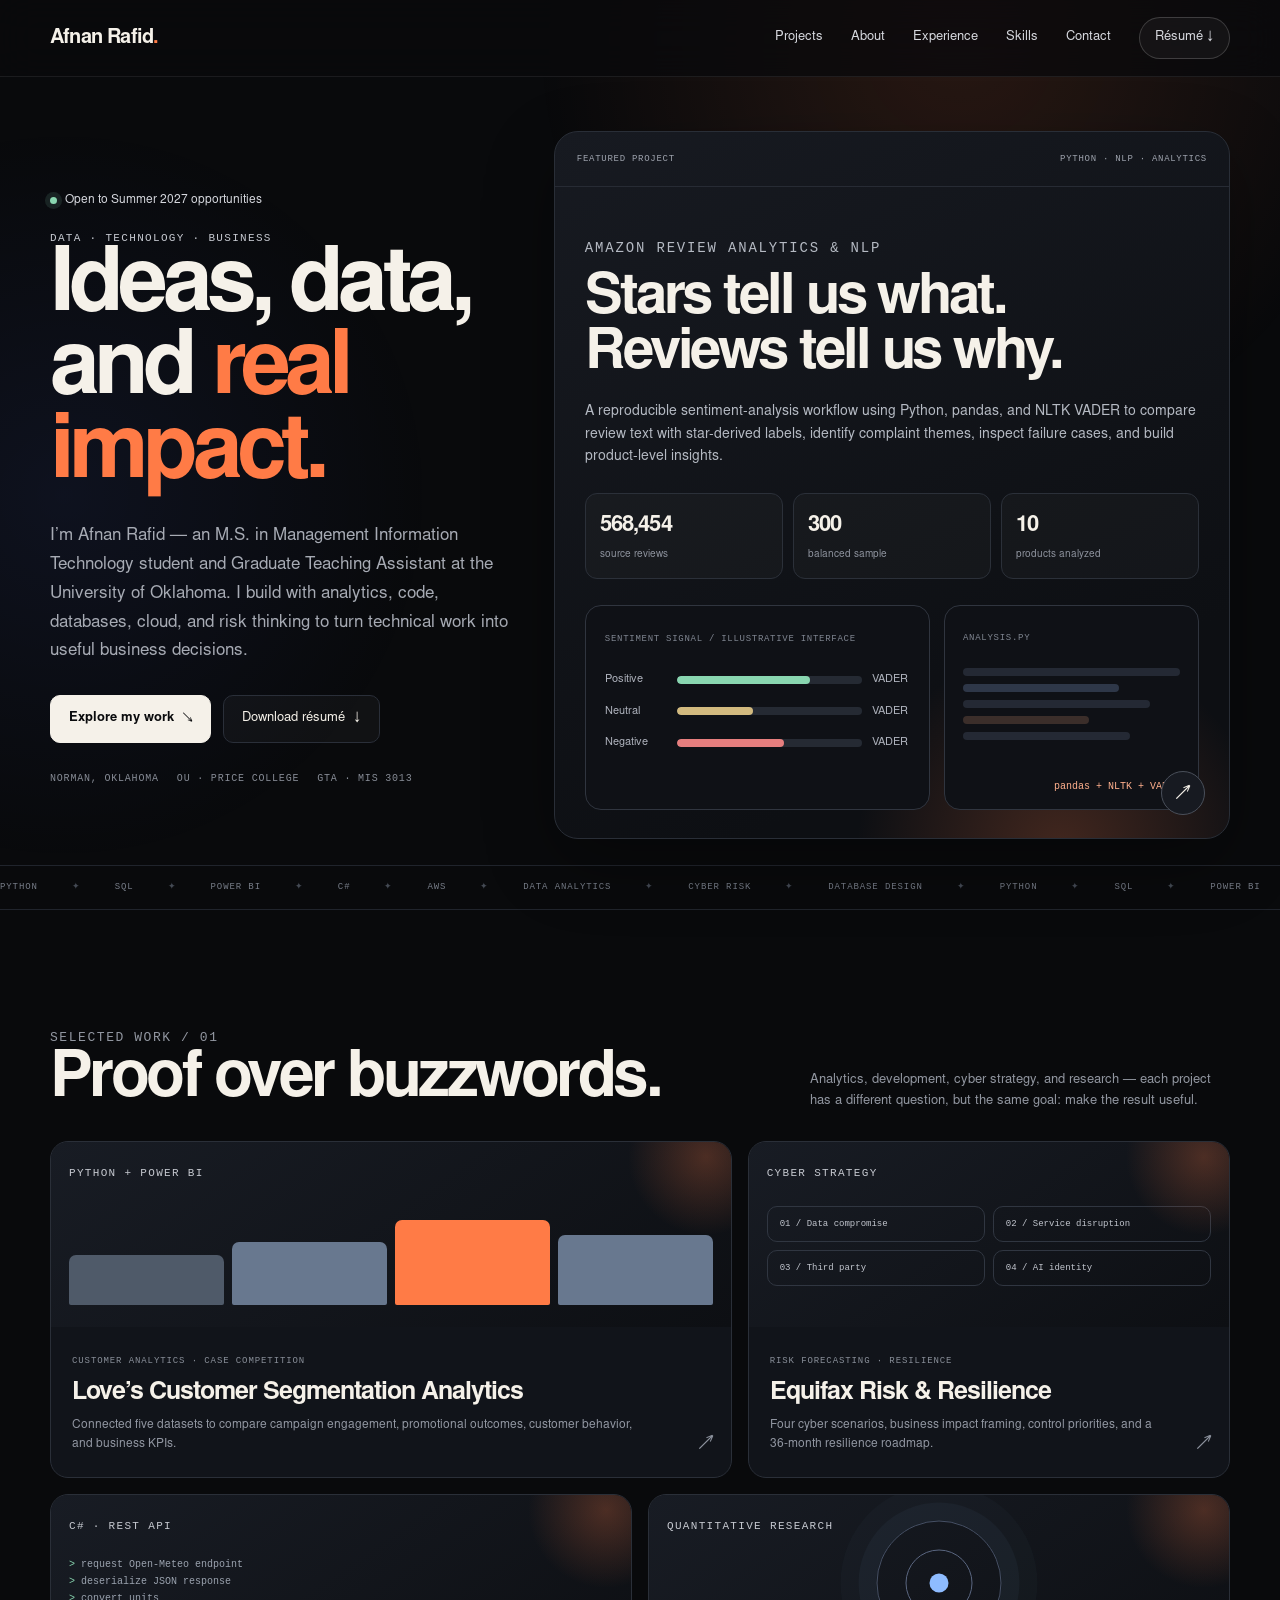
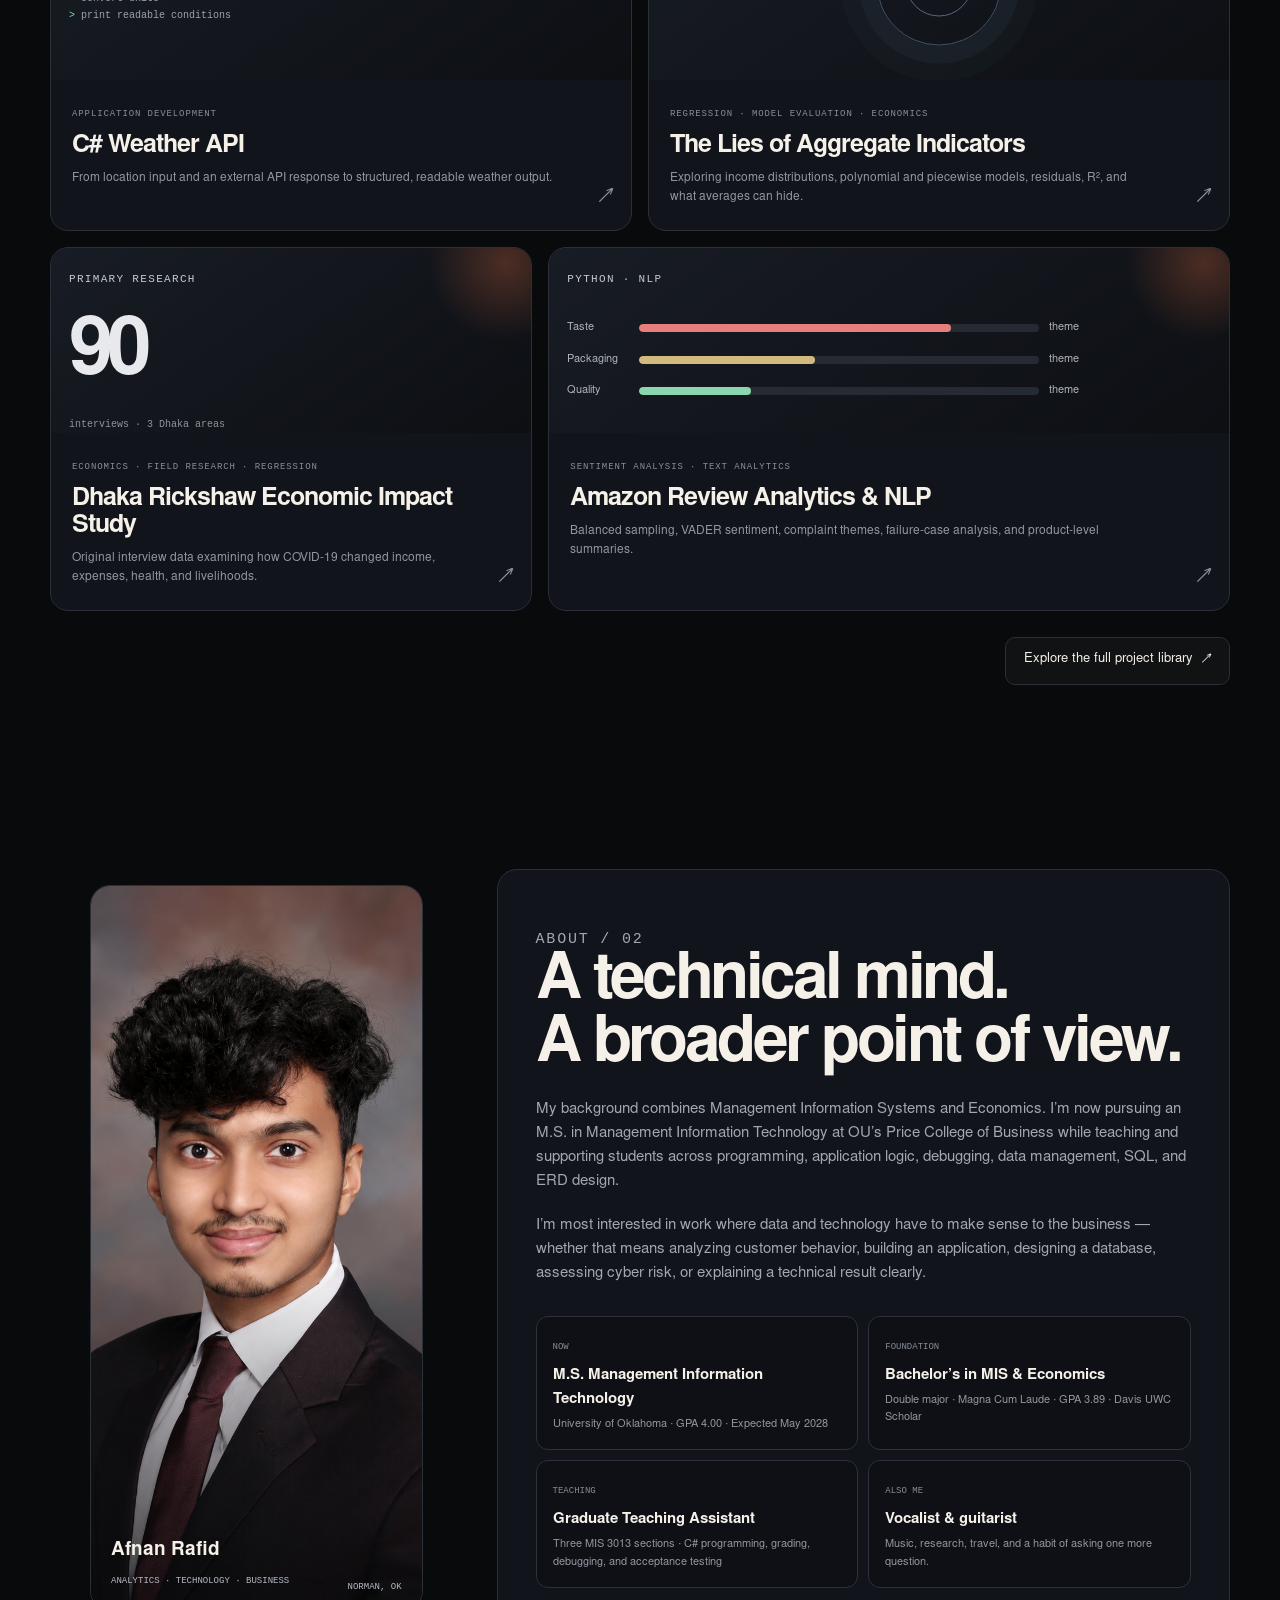
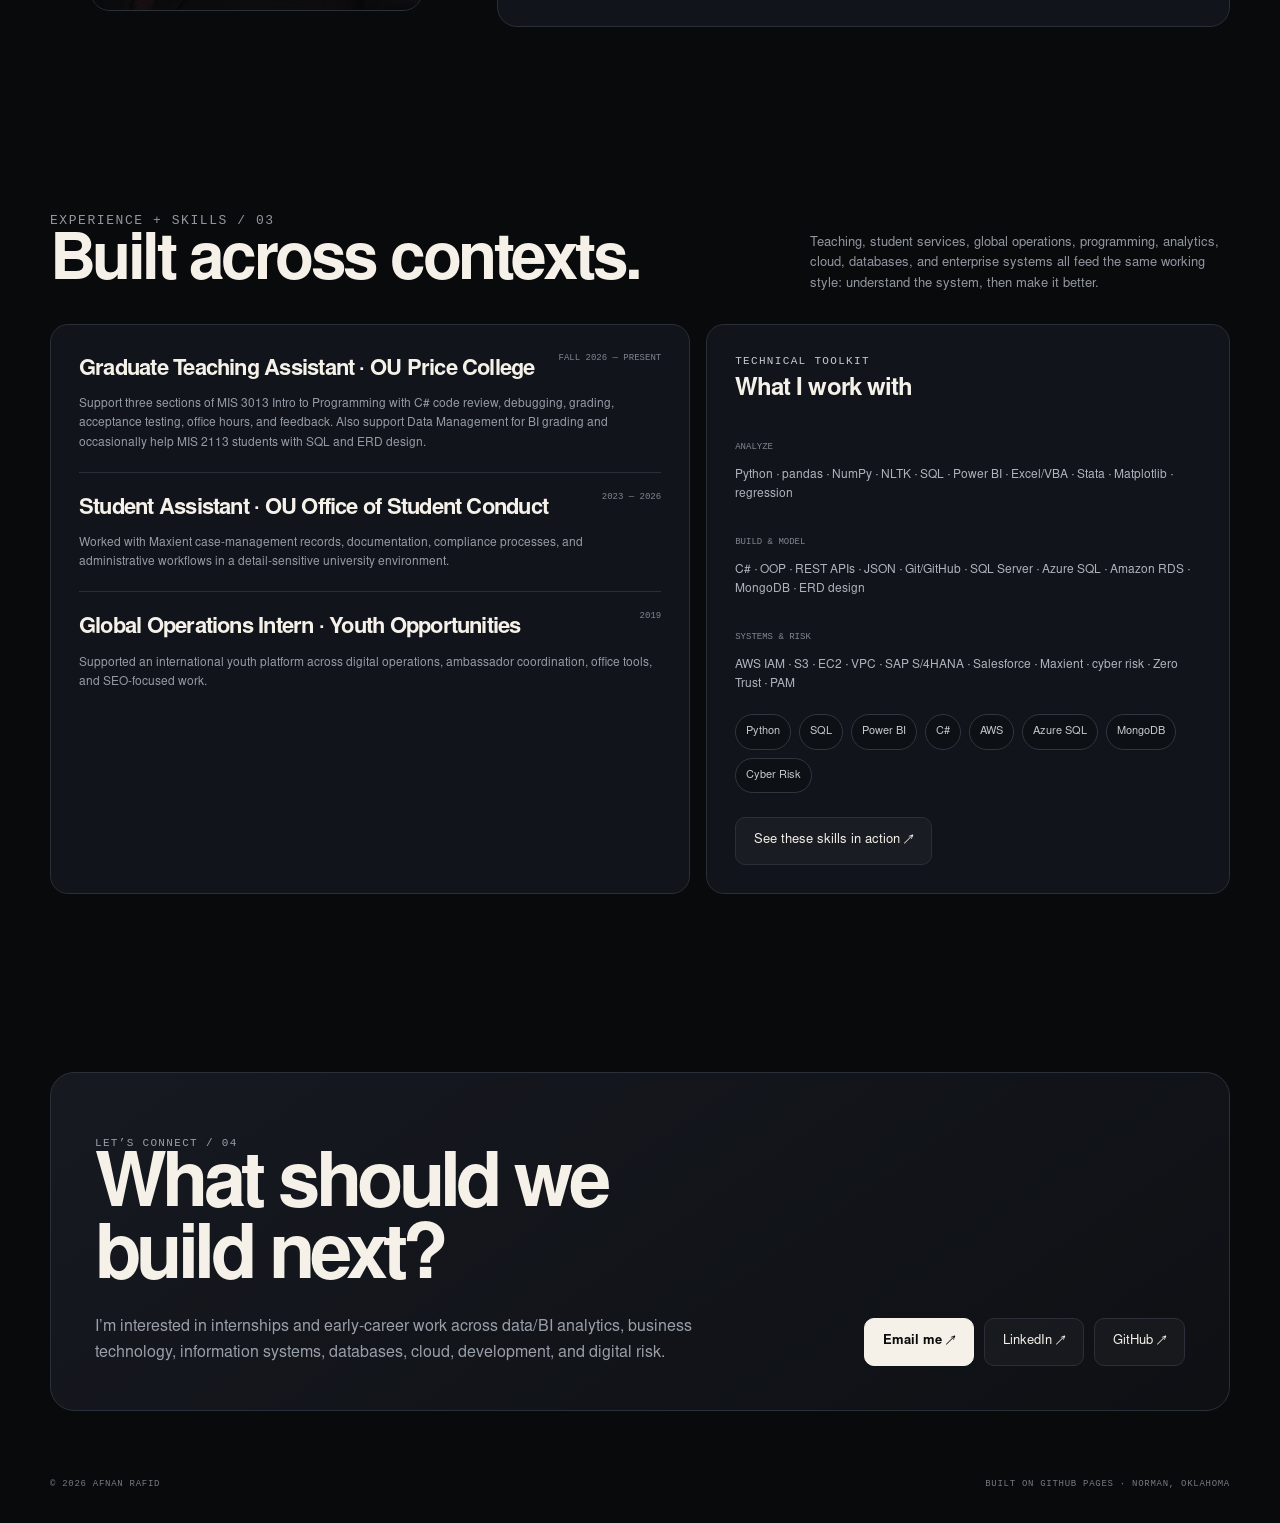
<file: index.html>
<!doctype html>
<html lang="en">
<head>
  <meta charset="utf-8">
  <meta name="viewport" content="width=device-width, initial-scale=1">
  <meta name="theme-color" content="#090a0c">
  <meta name="google-site-verification" content="fd112a9ZL4CXR7MX3CX2tgeRee2JJpPlBYePg8ACsFY">
  <title>Afnan Rafid | Data Analytics, Technology &amp; Digital Risk</title>
  <meta name="description" content="Explore Afnan Rafid’s Python, SQL, Power BI, C#, database, cloud, analytics, and cyber risk portfolio. OU graduate student and teaching assistant seeking technology and analytics internships.">
  <meta name="robots" content="index,follow,max-image-preview:large">
  <meta name="author" content="Afnan Rafid">
  <link rel="canonical" href="https://arafid.github.io/">
  <meta property="og:site_name" content="Afnan Rafid">
  <meta property="og:title" content="Afnan Rafid | Data Analytics, Technology &amp; Digital Risk">
  <meta property="og:description" content="Project-first portfolio spanning analytics, software development, cyber strategy, research, and business technology.">
  <meta property="og:type" content="website">
  <meta property="og:url" content="https://arafid.github.io/">
  <meta property="og:locale" content="en_US">
  <meta property="og:image" content="https://arafid.github.io/assets/social-card.png">
  <meta property="og:image:width" content="1200">
  <meta property="og:image:height" content="630">
  <meta property="og:image:alt" content="Afnan Rafid — Data, technology, and business perspective">
  <meta name="twitter:card" content="summary_large_image">
  <meta name="twitter:title" content="Afnan Rafid | Data Analytics, Technology &amp; Digital Risk">
  <meta name="twitter:description" content="Project-first portfolio spanning analytics, software development, cyber strategy, research, and business technology.">
  <meta name="twitter:image" content="https://arafid.github.io/assets/social-card.png">
  <script type="application/ld+json">{"@context":"https://schema.org","@graph":[{"@type":"Person","@id":"https://arafid.github.io/#afnan-rafid","image":"https://arafid.github.io/assets/afnan-rafid-headshot.png","name":"Afnan Rafid","givenName":"Afnan","familyName":"Rafid","url":"https://arafid.github.io/","description":"Management Information Technology graduate student and Graduate Teaching Assistant at the University of Oklahoma, with project work in data analytics, business intelligence, C# applications, databases, cloud, cyber risk, and business strategy.","jobTitle":"Graduate Teaching Assistant","worksFor":{"@type":"CollegeOrUniversity","name":"University of Oklahoma"},"alumniOf":{"@type":"CollegeOrUniversity","name":"University of Oklahoma"},"sameAs":["https://www.linkedin.com/in/arafid/","https://github.com/arafid"],"knowsAbout":["Python","SQL","Power BI","C#","Data analytics","Business intelligence","Database systems","AWS","Natural language processing","Cyber risk assessment","Business strategy"]},{"@type":"WebSite","@id":"https://arafid.github.io/#website","name":"Afnan Rafid","url":"https://arafid.github.io/","inLanguage":"en-US","publisher":{"@id":"https://arafid.github.io/#afnan-rafid"}},{"@type":"ProfilePage","@id":"https://arafid.github.io/#webpage","url":"https://arafid.github.io/","name":"Afnan Rafid | Data Analytics, Technology & Digital Risk","dateCreated":"2026-10-17T12:07:02Z","dateModified":"2026-10-26T23:30:00-05:00","mainEntity":{"@id":"https://arafid.github.io/#afnan-rafid"},"isPartOf":{"@id":"https://arafid.github.io/#website"},"inLanguage":"en-US"}]}</script>
  <link rel="icon" href="/assets/favicon.svg" type="image/svg+xml">
  <link rel="stylesheet" href="/home-cinematic.css">
  <script src="/home-cinematic.js" defer></script>
</head>
<body>
  <a class="skip-link" href="#main">Skip to content</a>

  <header class="site-header">
    <div class="wrap nav-wrap">
      <a class="brand" href="/" aria-label="Afnan Rafid home">Afnan Rafid<span>.</span></a>
      <nav class="desktop-nav" aria-label="Main navigation">
        <a href="#work">Projects</a>
        <a href="#about">About</a>
        <a href="#experience">Experience</a>
        <a href="#skills">Skills</a>
        <a href="#contact">Contact</a>
        <a class="resume-pill" href="/assets/Afnan_Rafid_Resume.pdf" download>Résumé ↓</a>
      </nav>
      <button class="menu-toggle" type="button" aria-expanded="false" aria-controls="mobile-nav" aria-label="Toggle navigation"><span></span><span></span></button>
      <nav id="mobile-nav" class="mobile-nav" aria-label="Mobile navigation" hidden>
        <a href="#work">Projects</a><a href="#about">About</a><a href="#experience">Experience</a><a href="#skills">Skills</a><a href="#contact">Contact</a><a href="/assets/Afnan_Rafid_Resume.pdf" download>Download résumé ↓</a>
      </nav>
    </div>
  </header>

  <main id="main">
    <section class="hero">
      <div class="wrap hero-grid">
        <div class="hero-copy reveal is-visible">
          <div class="availability"><i aria-hidden="true"></i><span>Open to Summer 2027 opportunities</span></div>
          <p class="eyebrow">DATA · TECHNOLOGY · BUSINESS</p>
          <h1>Ideas, data,<br>and <span class="accent">real impact.</span></h1>
          <p class="hero-lede">I’m Afnan Rafid — an M.S. in Management Information Technology student and Graduate Teaching Assistant at the University of Oklahoma. I build with analytics, code, databases, cloud, and risk thinking to turn technical work into useful business decisions.</p>
          <div class="hero-actions">
            <a class="button button-primary" href="#work">Explore my work <span aria-hidden="true">↘</span></a>
            <a class="button button-ghost" href="/assets/Afnan_Rafid_Resume.pdf" download>Download résumé <span aria-hidden="true">↓</span></a>
          </div>
          <div class="hero-meta"><span>Norman, Oklahoma</span><span>OU · Price College</span><span>GTA · MIS 3013</span></div>
        </div>

        <article class="featured reveal is-visible" aria-labelledby="featured-title">
          <div class="featured-top"><span>Featured project</span><span>Python · NLP · Analytics</span></div>
          <div class="featured-main">
            <p class="featured-kicker">Amazon Review Analytics &amp; NLP</p>
            <h2 id="featured-title">Stars tell us what.<br>Reviews tell us why.</h2>
            <p>A reproducible sentiment-analysis workflow using Python, pandas, and NLTK VADER to compare review text with star-derived labels, identify complaint themes, inspect failure cases, and build product-level insights.</p>
            <div class="feature-stats" aria-label="Amazon project scale">
              <div><strong>568,454</strong><span>source reviews</span></div>
              <div><strong>300</strong><span>balanced sample</span></div>
              <div><strong>10</strong><span>products analyzed</span></div>
            </div>
            <div class="feature-visual" aria-hidden="true">
              <div class="sentiment-panel">
                <span class="label">sentiment signal / illustrative interface</span>
                <div class="sentiment-bars">
                  <div class="bar-row"><span>Positive</span><div class="bar-track"><i class="positive"></i></div><span>VADER</span></div>
                  <div class="bar-row"><span>Neutral</span><div class="bar-track"><i class="neutral"></i></div><span>VADER</span></div>
                  <div class="bar-row"><span>Negative</span><div class="bar-track"><i class="negative"></i></div><span>VADER</span></div>
                </div>
              </div>
              <div class="code-panel">
                <span class="label">analysis.py</span>
                <div class="code-lines"><span class="code-line"></span><span class="code-line"></span><span class="code-line"></span><span class="code-line"></span><span class="code-line"></span></div>
                <span class="code-note">pandas + NLTK + VADER</span>
              </div>
            </div>
          </div>
          <a class="feature-link" href="/projects/amazon-review-analytics/" aria-label="Open Amazon Review Analytics case study">↗</a>
        </article>
      </div>

      <div class="marquee" aria-hidden="true"><div class="marquee-track"><span>Python</span><span>SQL</span><span>Power BI</span><span>C#</span><span>AWS</span><span>Data Analytics</span><span>Cyber Risk</span><span>Database Design</span><span>Python</span><span>SQL</span><span>Power BI</span><span>C#</span><span>AWS</span><span>Data Analytics</span><span>Cyber Risk</span><span>Database Design</span></div></div>
    </section>

    <section id="work" class="section">
      <div class="wrap">
        <div class="section-head reveal">
          <div><p class="eyebrow">SELECTED WORK / 01</p><h2>Proof over buzzwords.</h2></div>
          <p>Analytics, development, cyber strategy, and research — each project has a different question, but the same goal: make the result useful.</p>
        </div>

        <div class="project-rail">
          <a class="project-card large reveal" href="/projects/loves-customer-segmentation/">
            <div class="visual"><span class="eyebrow">Python + Power BI</span><div class="mini-chart"><i></i><i></i><i></i><i></i></div></div>
            <div class="meta"><span class="type">Customer analytics · case competition</span><h3>Love’s Customer Segmentation Analytics</h3><p>Connected five datasets to compare campaign engagement, promotional outcomes, customer behavior, and business KPIs.</p></div><span class="project-arrow">↗</span>
          </a>

          <a class="project-card medium reveal" href="/projects/equifax-cyber-risk-assessment/">
            <div class="visual"><span class="eyebrow">Cyber strategy</span><div class="risk-grid"><span>01 / Data compromise</span><span>02 / Service disruption</span><span>03 / Third party</span><span>04 / AI identity</span></div></div>
            <div class="meta"><span class="type">Risk forecasting · resilience</span><h3>Equifax Risk &amp; Resilience</h3><p>Four cyber scenarios, business impact framing, control priorities, and a 36-month resilience roadmap.</p></div><span class="project-arrow">↗</span>
          </a>

          <a class="project-card half reveal" href="/projects/csharp-weather-api/">
            <div class="visual"><span class="eyebrow">C# · REST API</span><div class="terminal"><b>&gt;</b> request Open-Meteo endpoint<br><b>&gt;</b> deserialize JSON response<br><b>&gt;</b> convert units<br><b>&gt;</b> print readable conditions</div></div>
            <div class="meta"><span class="type">Application development</span><h3>C# Weather API</h3><p>From location input and an external API response to structured, readable weather output.</p></div><span class="project-arrow">↗</span>
          </a>

          <a class="project-card half reveal" href="/projects/aggregate-indicators/">
            <div class="visual"><span class="eyebrow">Quantitative research</span><div class="math-ring"></div></div>
            <div class="meta"><span class="type">Regression · model evaluation · economics</span><h3>The Lies of Aggregate Indicators</h3><p>Exploring income distributions, polynomial and piecewise models, residuals, R², and what averages can hide.</p></div><span class="project-arrow">↗</span>
          </a>

          <a class="project-card medium reveal" href="/projects/dhaka-rickshaw-economic-impact/">
            <div class="visual"><span class="eyebrow">Primary research</span><div class="interview-number">90</div><div class="interview-caption">interviews · 3 Dhaka areas</div></div>
            <div class="meta"><span class="type">Economics · field research · regression</span><h3>Dhaka Rickshaw Economic Impact Study</h3><p>Original interview data examining how COVID-19 changed income, expenses, health, and livelihoods.</p></div><span class="project-arrow">↗</span>
          </a>

          <a class="project-card large reveal" href="/projects/amazon-review-analytics/">
            <div class="visual"><span class="eyebrow">Python · NLP</span><div class="sentiment-bars" style="max-width:520px;margin-top:28px"><div class="bar-row"><span>Taste</span><div class="bar-track"><i class="negative" style="width:78%"></i></div><span>theme</span></div><div class="bar-row"><span>Packaging</span><div class="bar-track"><i class="neutral" style="width:44%"></i></div><span>theme</span></div><div class="bar-row"><span>Quality</span><div class="bar-track"><i class="positive" style="width:28%"></i></div><span>theme</span></div></div></div>
            <div class="meta"><span class="type">Sentiment analysis · text analytics</span><h3>Amazon Review Analytics &amp; NLP</h3><p>Balanced sampling, VADER sentiment, complaint themes, failure-case analysis, and product-level summaries.</p></div><span class="project-arrow">↗</span>
          </a>
        </div>

        <div class="all-projects reveal"><a class="button button-ghost" href="/projects/">Explore the full project library <span aria-hidden="true">↗</span></a></div>
      </div>
    </section>

    <section id="about" class="section">
      <div class="wrap about-grid">
        <figure class="portrait-card reveal">
          <img src="/assets/afnan-rafid-headshot.png" width="1254" height="1254" alt="Professional headshot of Afnan Rafid wearing a dark suit and burgundy tie" loading="lazy" decoding="async">
          <figcaption class="portrait-label"><div><strong>Afnan Rafid</strong><br><span>Analytics · Technology · Business</span></div><span>Norman, OK</span></figcaption>
        </figure>

        <div class="about-copy reveal">
          <p class="eyebrow">ABOUT / 02</p>
          <h2>A technical mind.<br>A broader point of view.</h2>
          <p>My background combines Management Information Systems and Economics. I’m now pursuing an M.S. in Management Information Technology at OU’s Price College of Business while teaching and supporting students across programming, application logic, debugging, data management, SQL, and ERD design.</p>
          <p>I’m most interested in work where data and technology have to make sense to the business — whether that means analyzing customer behavior, building an application, designing a database, assessing cyber risk, or explaining a technical result clearly.</p>
          <div class="credential-grid">
            <div class="credential"><span>Now</span><strong>M.S. Management Information Technology</strong><p>University of Oklahoma · GPA 4.00 · Expected May 2028</p></div>
            <div class="credential"><span>Foundation</span><strong>Bachelor’s in MIS &amp; Economics</strong><p>Double major · Magna Cum Laude · GPA 3.89 · Davis UWC Scholar</p></div>
            <div class="credential"><span>Teaching</span><strong>Graduate Teaching Assistant</strong><p>Three MIS 3013 sections · C# programming, grading, debugging, and acceptance testing</p></div>
            <div class="credential"><span>Also me</span><strong>Vocalist &amp; guitarist</strong><p>Music, research, travel, and a habit of asking one more question.</p></div>
          </div>
          
        </div>
      </div>
    </section>

    <section id="experience" class="section">
      <div class="wrap">
        <div class="section-head reveal"><div><p class="eyebrow">EXPERIENCE + SKILLS / 03</p><h2>Built across contexts.</h2></div><p>Teaching, student services, global operations, programming, analytics, cloud, databases, and enterprise systems all feed the same working style: understand the system, then make it better.</p></div>
        <div class="experience-grid">
          <div class="experience-main reveal">
            <article class="role"><div class="role-top"><h3>Graduate Teaching Assistant · OU Price College</h3><span class="date">Fall 2026 — Present</span></div><p>Support three sections of MIS 3013 Intro to Programming with C# code review, debugging, grading, acceptance testing, office hours, and feedback. Also support Data Management for BI grading and occasionally help MIS 2113 students with SQL and ERD design.</p></article>
            <article class="role"><div class="role-top"><h3>Student Assistant · OU Office of Student Conduct</h3><span class="date">2023 — 2026</span></div><p>Worked with Maxient case-management records, documentation, compliance processes, and administrative workflows in a detail-sensitive university environment.</p></article>
            <article class="role"><div class="role-top"><h3>Global Operations Intern · Youth Opportunities</h3><span class="date">2019</span></div><p>Supported an international youth platform across digital operations, ambassador coordination, office tools, and SEO-focused work.</p></article>
          </div>
          <aside id="skills" class="skills-panel reveal">
            <p class="eyebrow">TECHNICAL TOOLKIT</p><h3>What I work with</h3>
            <div class="skill-group"><small>Analyze</small><p>Python · pandas · NumPy · NLTK · SQL · Power BI · Excel/VBA · Stata · Matplotlib · regression</p></div>
            <div class="skill-group"><small>Build &amp; model</small><p>C# · OOP · REST APIs · JSON · Git/GitHub · SQL Server · Azure SQL · Amazon RDS · MongoDB · ERD design</p></div>
            <div class="skill-group"><small>Systems &amp; risk</small><p>AWS IAM · S3 · EC2 · VPC · SAP S/4HANA · Salesforce · Maxient · cyber risk · Zero Trust · PAM</p></div>
            <div class="skill-cloud"><span>Python</span><span>SQL</span><span>Power BI</span><span>C#</span><span>AWS</span><span>Azure SQL</span><span>MongoDB</span><span>Cyber Risk</span></div>
            <div style="margin-top:24px"><a class="button button-ghost" href="#work">See these skills in action ↗</a></div>
          </aside>
        </div>
      </div>
    </section>

    <section id="contact" class="contact-section">
      <div class="wrap contact-card reveal">
        <div><p class="eyebrow">LET’S CONNECT / 04</p><h2>What should we<br>build next?</h2><p>I’m interested in internships and early-career work across data/BI analytics, business technology, information systems, databases, cloud, development, and digital risk.</p></div>
        <div class="contact-links"><a class="button button-primary" href="mailto:arafid@ou.edu">Email me ↗</a><a class="button button-ghost" href="https://www.linkedin.com/in/arafid/" target="_blank" rel="noopener noreferrer">LinkedIn ↗</a><a class="button button-ghost" href="https://github.com/arafid" target="_blank" rel="noopener noreferrer">GitHub ↗</a></div>
      </div>
    </section>
  </main>

  <footer class="footer"><div class="wrap footer-inner"><span>© <span data-year>2026</span> Afnan Rafid</span><span>Built on GitHub Pages · Norman, Oklahoma</span></div></footer>
</body>
</html>
</file>
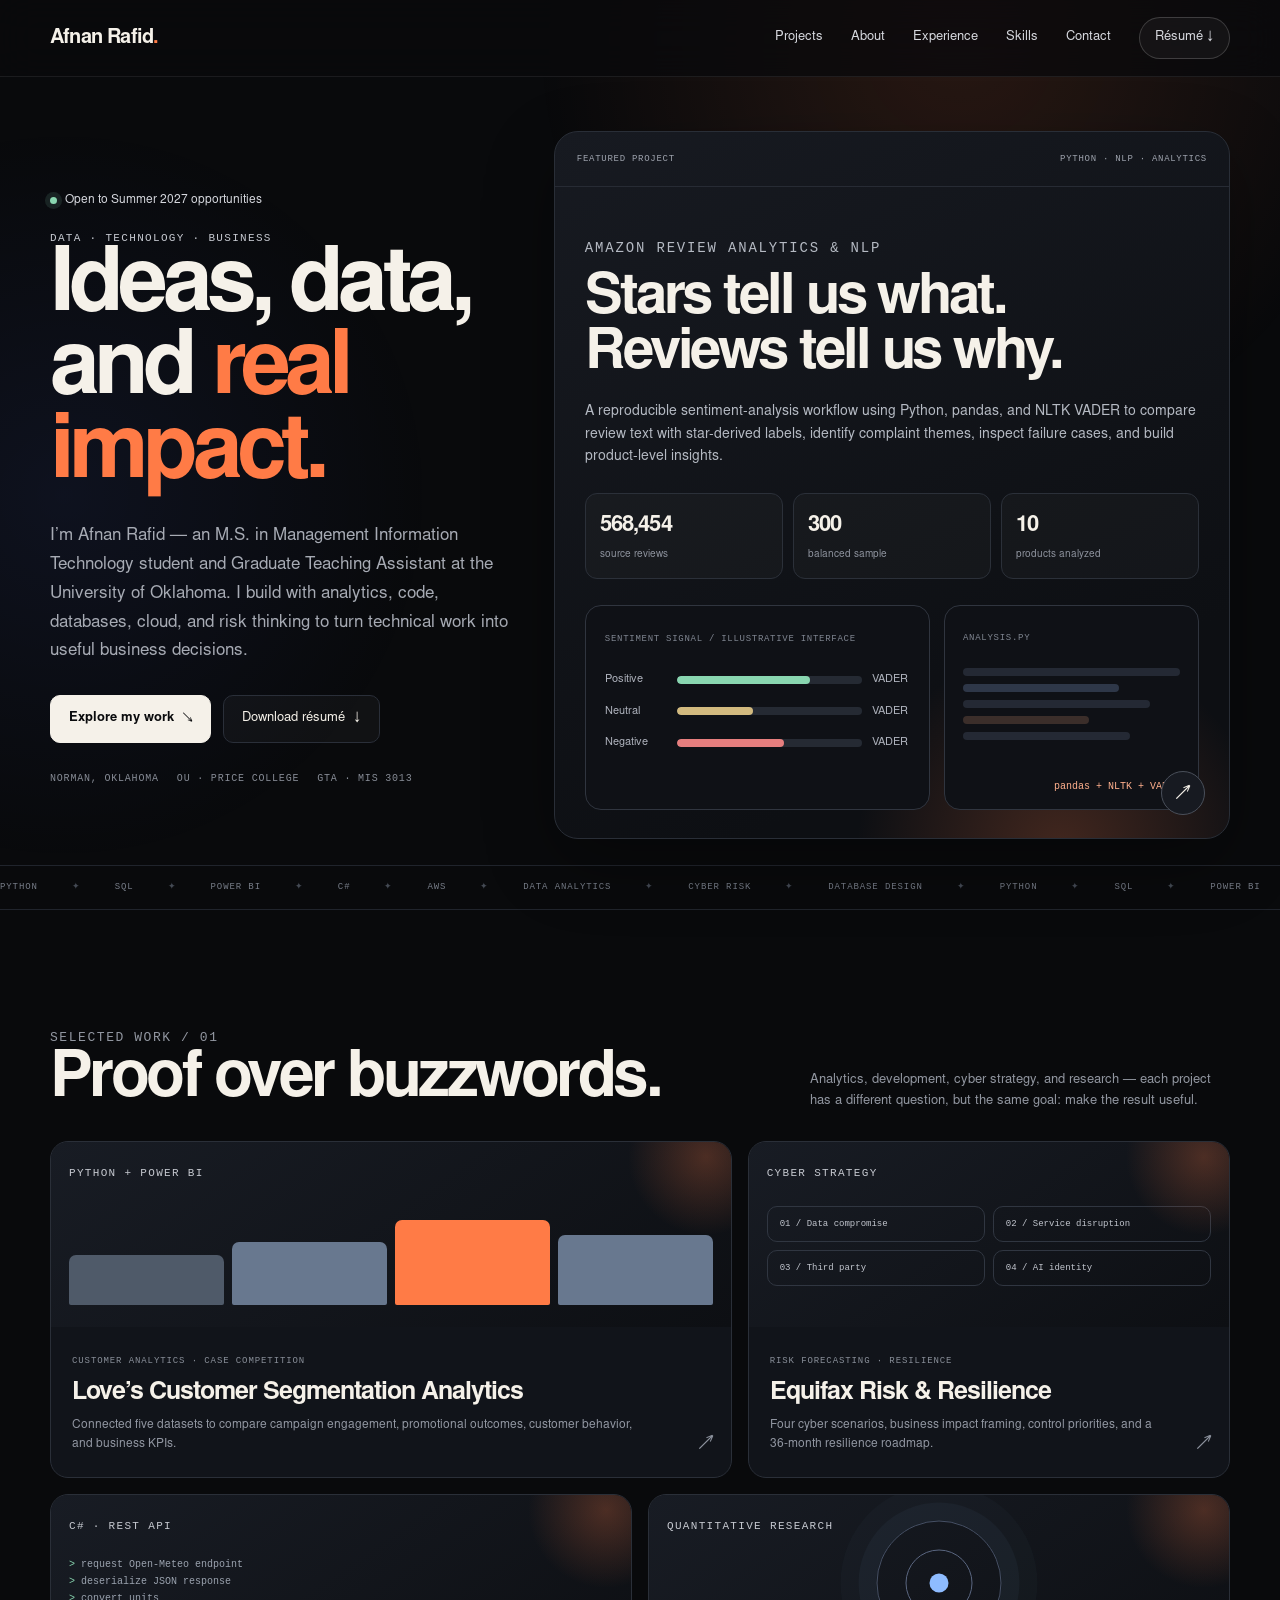
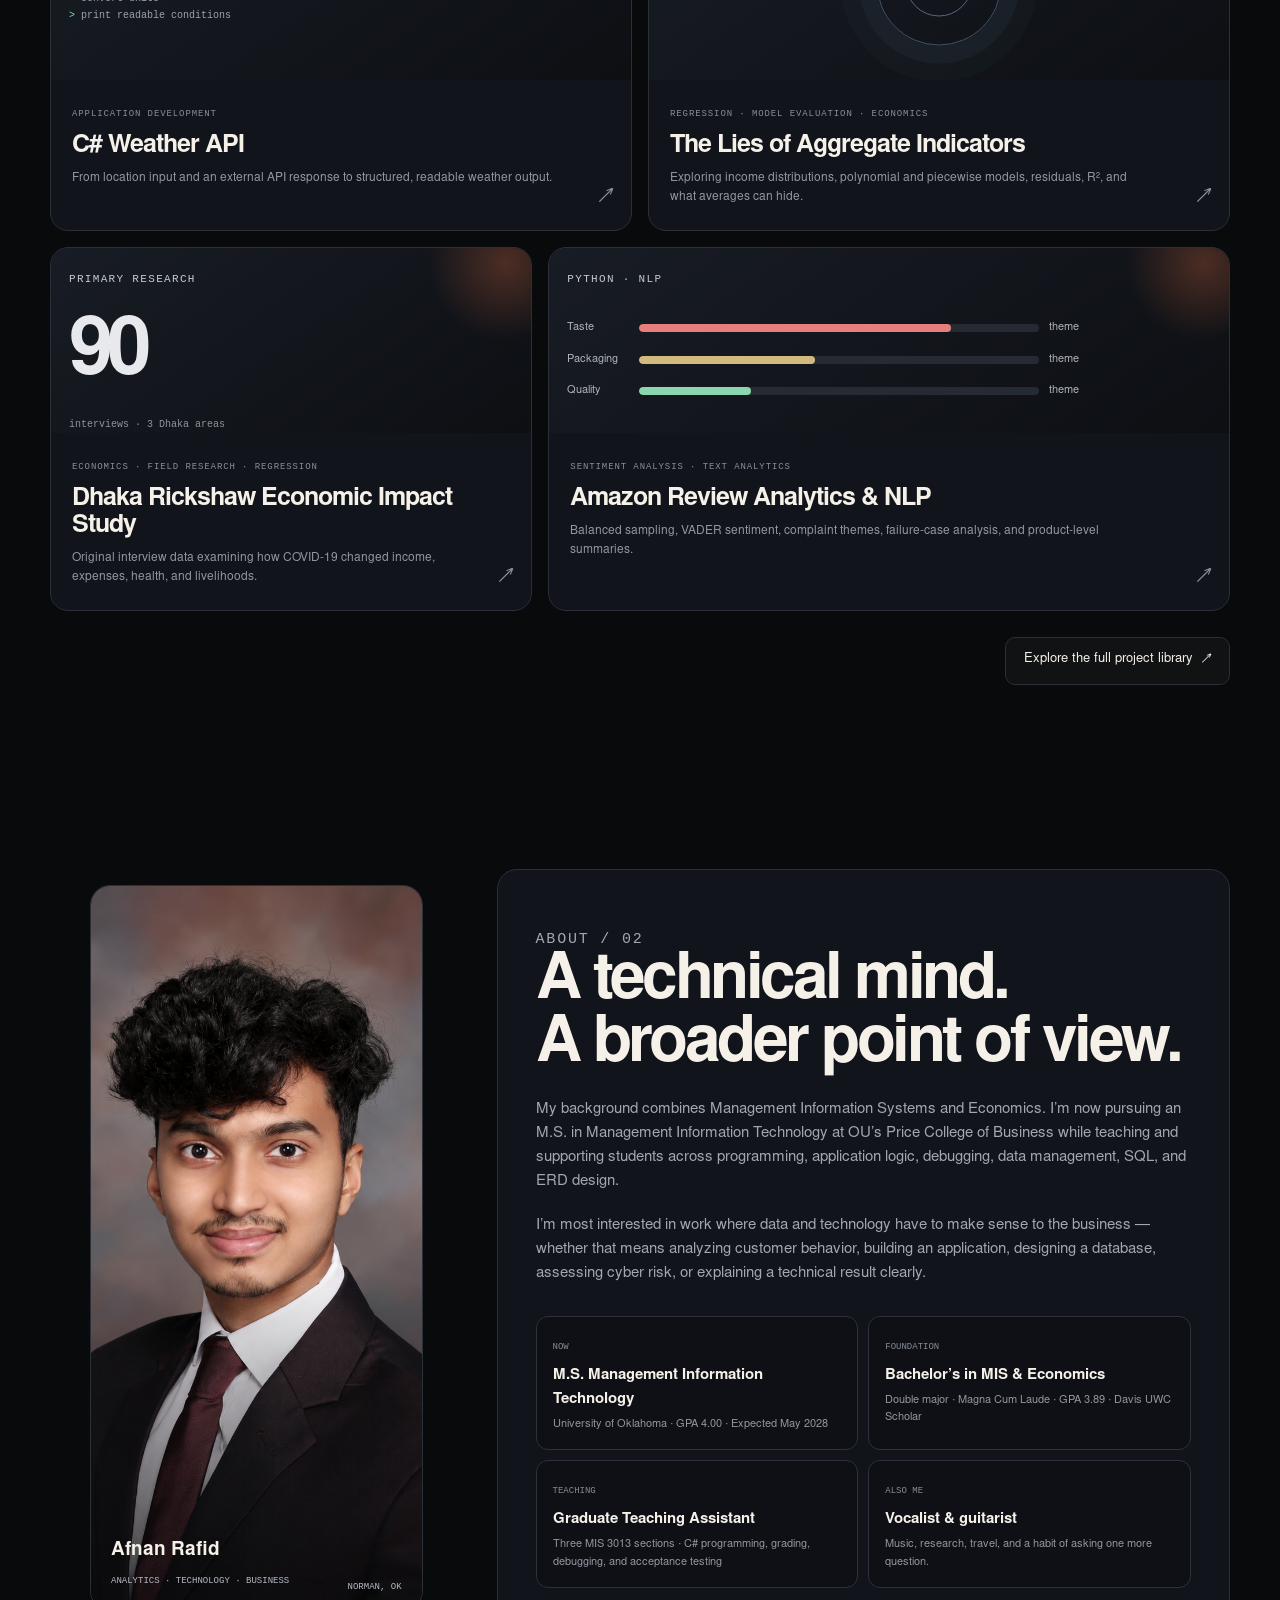
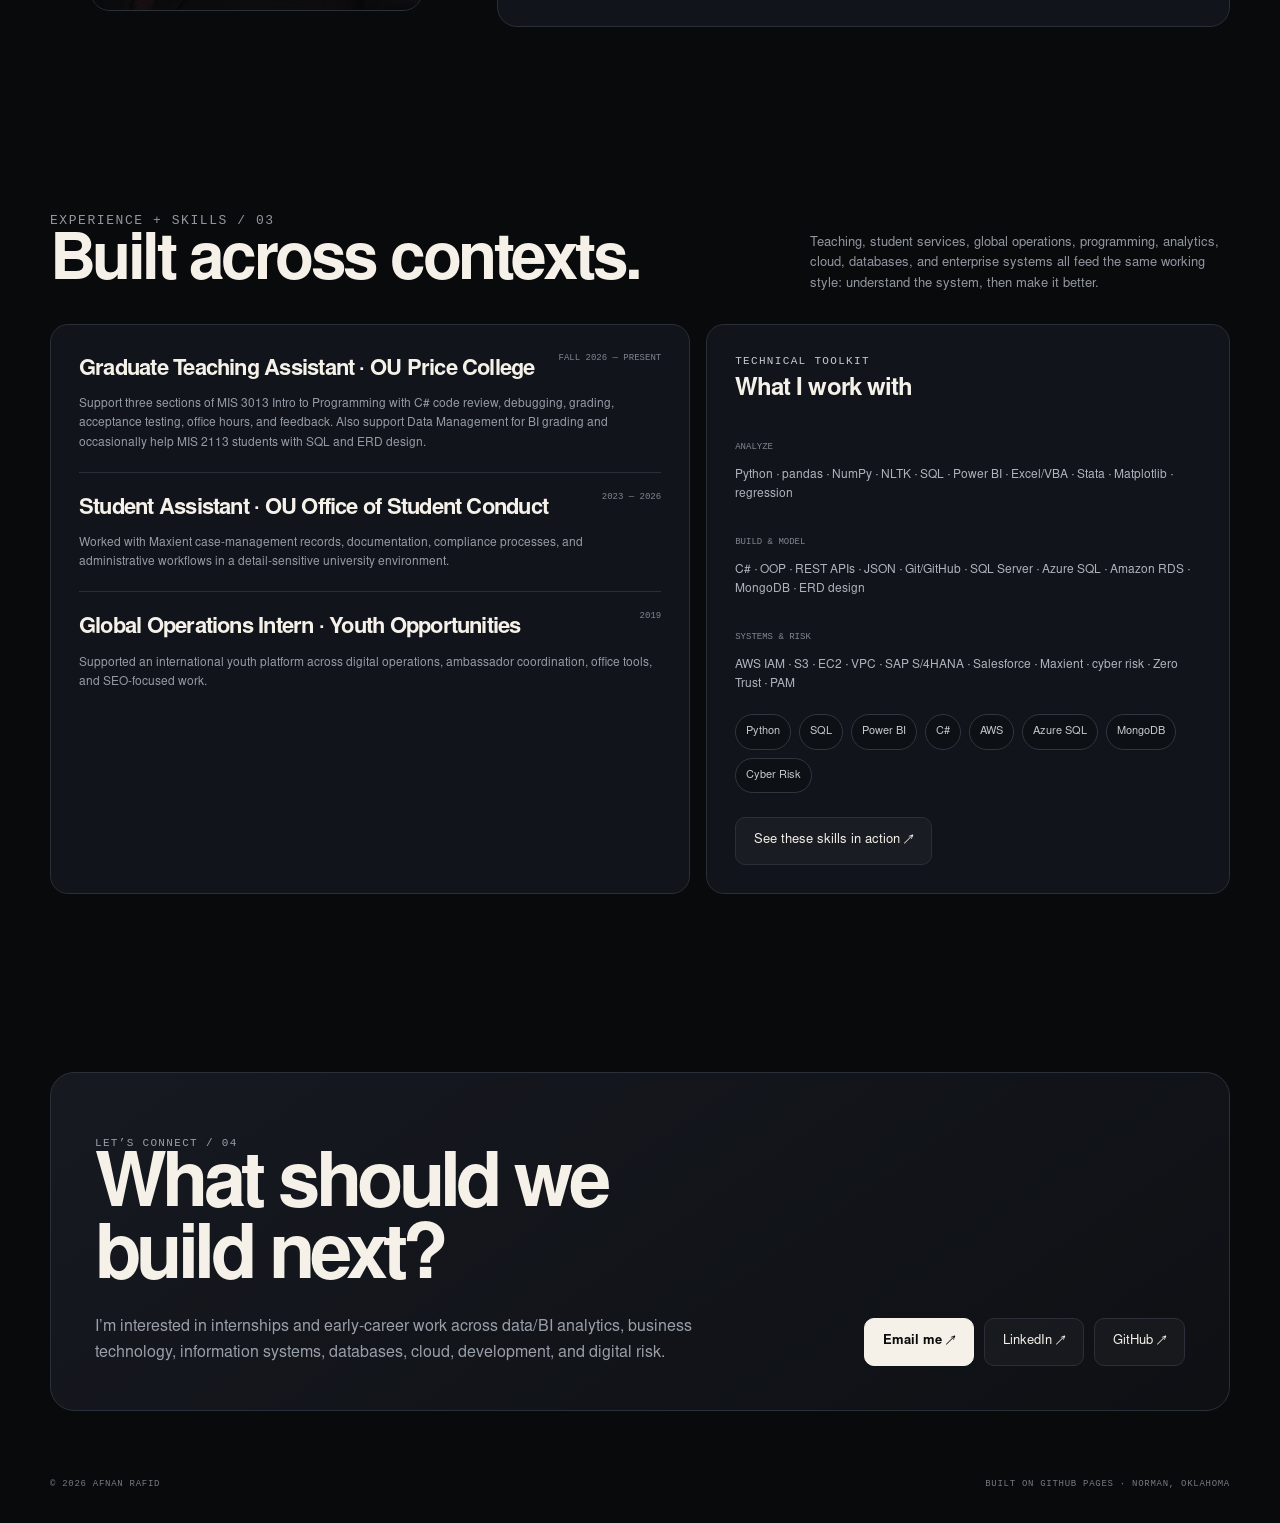
<file: contact/index.html>
<!doctype html>
<html lang="en">
<head>
  <meta charset="utf-8">
  <meta name="viewport" content="width=device-width, initial-scale=1">
  <meta name="theme-color" content="#090a0c">
  <meta name="robots" content="noindex,follow">
  <meta http-equiv="refresh" content="0; url=/#contact">
  <link rel="canonical" href="https://arafid.github.io/">
  <title>Contact | Afnan Rafid</title>
  <script>window.location.replace('/#contact');</script>
  <style>
    html,body{margin:0;min-height:100%;background:#090a0c;color:#f5f2ea;font-family:system-ui,-apple-system,BlinkMacSystemFont,'Segoe UI',sans-serif}
    body{display:grid;place-items:center;min-height:100vh;padding:24px;box-sizing:border-box}
    main{max-width:620px;text-align:center}
    a{color:#ff875c}
  </style>
</head>
<body><main><p>Taking you to <a href="/#contact">Contact on the main portfolio</a>…</p></main></body>
</html>
</file>
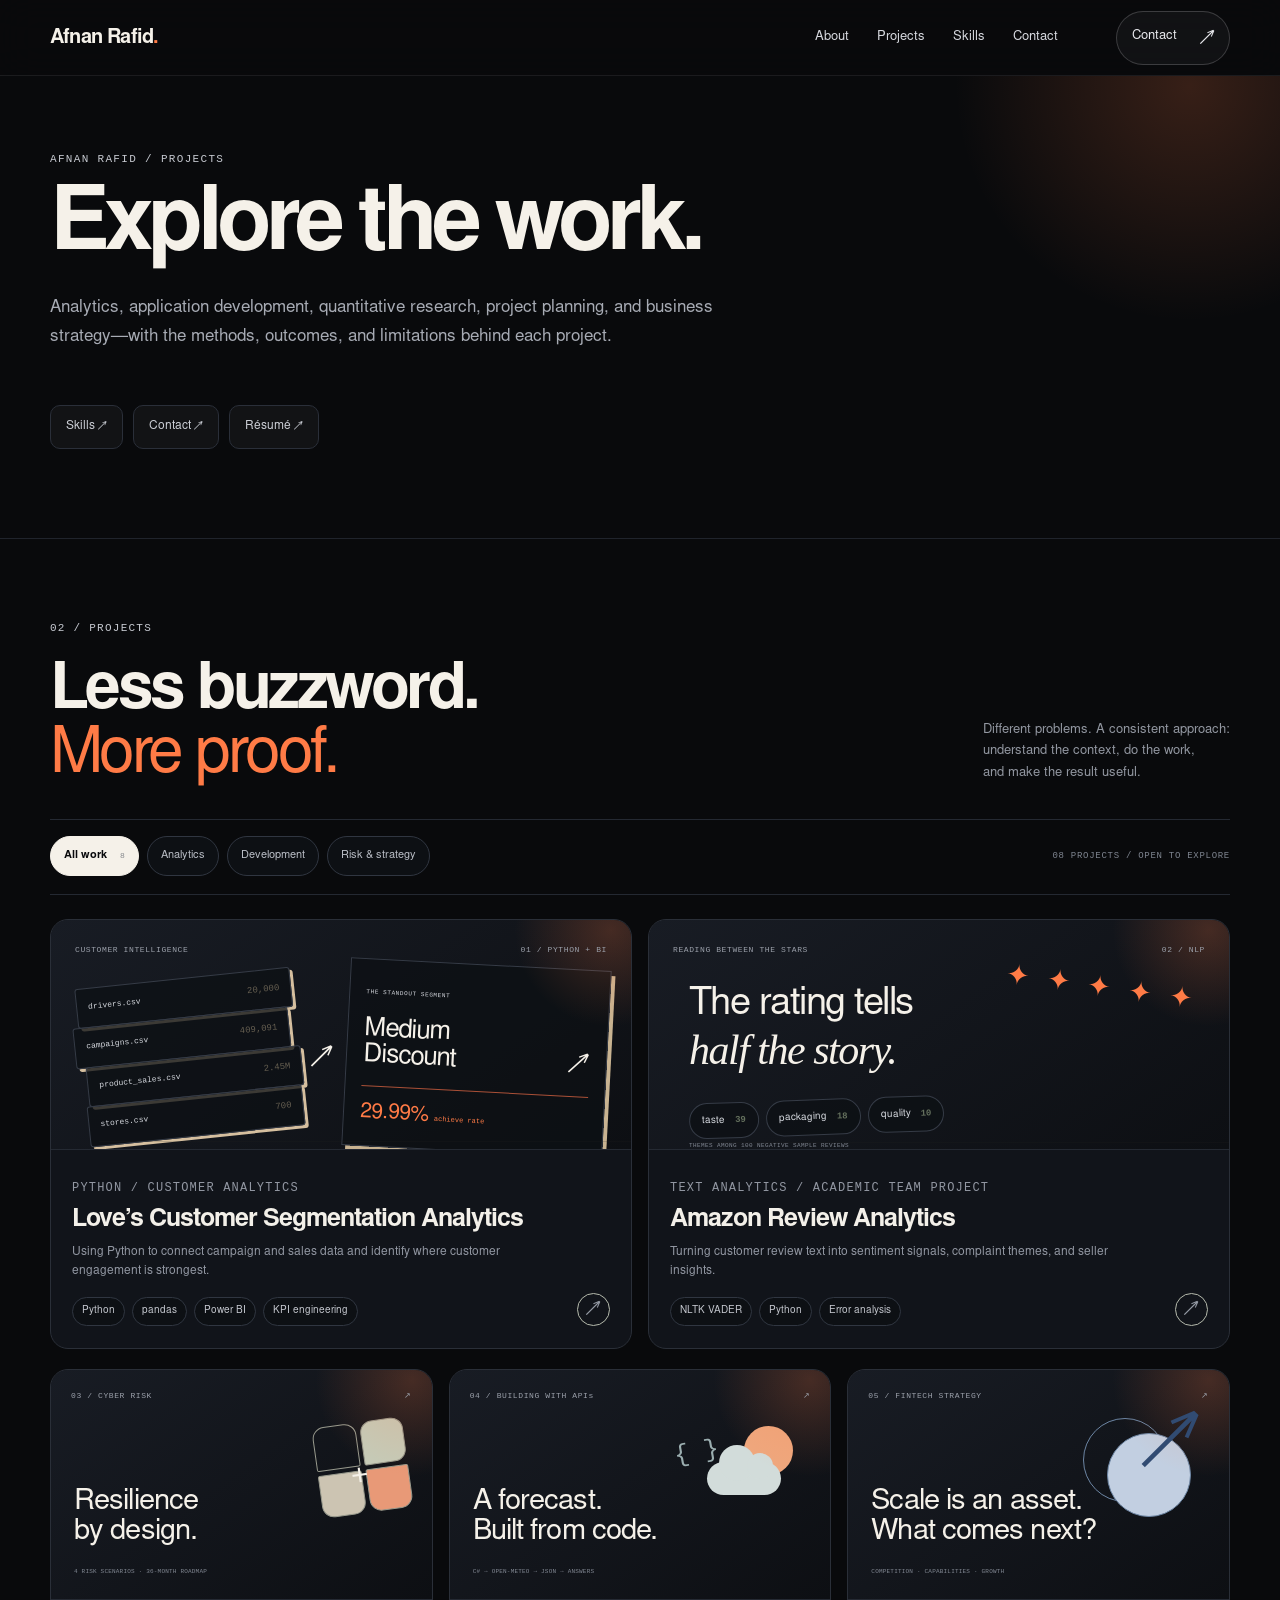
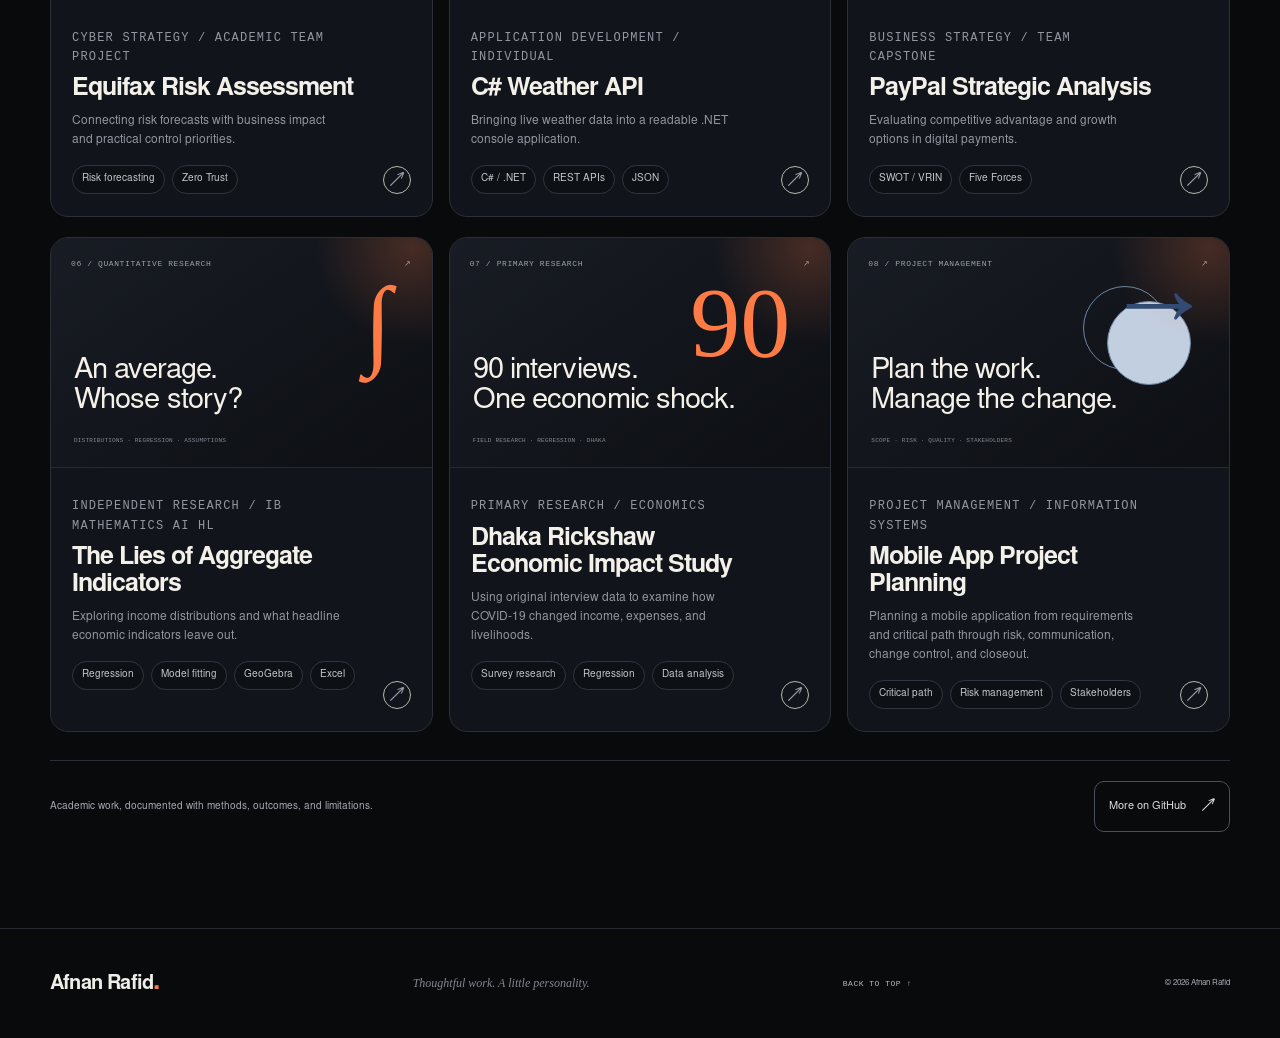
<file: projects/index.html>
<!doctype html>
<html lang="en">
<head>
  <meta charset="utf-8">
  <meta name="viewport" content="width=device-width, initial-scale=1">
  <meta name="theme-color" content="#090a0c">
  <meta name="google-site-verification" content="fd112a9ZL4CXR7MX3CX2tgeRee2JJpPlBYePg8ACsFY" />
  <title>Projects | Afnan Rafid</title>
  <meta name="description" content="Analytics, application development, quantitative research, project planning, and business strategy—with the methods, outcomes, and limitations behind each project.">
  <meta name="robots" content="index,follow,max-image-preview:large">
  <meta name="author" content="Afnan Rafid">
  <link rel="canonical" href="https://arafid.github.io/projects/">
  <meta property="og:site_name" content="Afnan Rafid">
  <meta property="og:title" content="Projects | Afnan Rafid">
  <meta property="og:description" content="Analytics, application development, quantitative research, project planning, and business strategy—with the methods, outcomes, and limitations behind each project.">
  <meta property="og:type" content="website">
  <meta property="og:url" content="https://arafid.github.io/projects/">
  <meta property="og:locale" content="en_US">
  <meta property="og:image" content="https://arafid.github.io/assets/social-card.png">
  <meta property="og:image:width" content="1200">
  <meta property="og:image:height" content="630">
  <meta property="og:image:alt" content="Afnan Rafid — Data, technology, and business perspective">
  <meta name="twitter:card" content="summary_large_image">
  <meta name="twitter:title" content="Projects | Afnan Rafid">
  <meta name="twitter:description" content="Analytics, application development, quantitative research, project planning, and business strategy—with the methods, outcomes, and limitations behind each project.">
  <meta name="twitter:image" content="https://arafid.github.io/assets/social-card.png">
  <script type="application/ld+json">{"@context":"https://schema.org","@type":"CollectionPage","name":"Projects | Afnan Rafid","url":"https://arafid.github.io/projects/","description":"Analytics, application development, quantitative research, project planning, and business strategy—with the methods, outcomes, and limitations behind each project.","about":{"@type":"Person","@id":"https://arafid.github.io/#afnan-rafid","name":"Afnan Rafid"},"isPartOf":{"@id":"https://arafid.github.io/#website"}}</script>
  <link rel="icon" href="/assets/favicon.svg" type="image/svg+xml">
  <link rel="stylesheet" href="/styles.css">
  <link rel="stylesheet" href="/secondary-dark.css">
  <link rel="stylesheet" href="/projects-cinematic.css">
  <script type="module" src="/app.js"></script>
</head>
<body class="projects-library-page">
  <a class="skip-link" href="#main">Skip to content</a>
  <header class="site-header">
    <a class="wordmark" href="/" aria-label="Afnan Rafid, home">Afnan Rafid<span class="brand-dot">.</span></a>
    <nav aria-label="Main navigation">
      <a href="/#about">About <span>01</span></a>
      <a href="/#work">Projects <span>02</span></a>
      <a href="/#skills">Skills <span>03</span></a>
      <a href="/#contact">Contact <span>04</span></a>
    </nav>
    <a class="header-contact" href="/#contact">Contact <span aria-hidden="true">↗</span></a>
    <button class="menu-toggle" aria-expanded="false" aria-controls="mobile-nav" aria-label="Open navigation"><span></span><span></span></button>
    <nav id="mobile-nav" class="mobile-nav" aria-label="Mobile navigation" hidden>
      <a href="/#work">Projects</a><a href="/#about">About</a><a href="/#experience">Experience</a><a href="/#skills">Skills</a><a href="/#contact">Contact</a><a href="/assets/Afnan_Rafid_Resume.pdf" download>Download résumé ↓</a>
    </nav>
  </header>

  <main id="main" class="route-main"><header class="route-intro section-wrap"><p class="eyebrow">AFNAN RAFID / PROJECTS</p><h1>Explore the work.</h1><p>Analytics, application development, quantitative research, project planning, and business strategy—with the methods, outcomes, and limitations behind each project.</p><nav class="route-links" aria-label="Explore portfolio"><a href="/#skills">Skills ↗</a><a href="/#contact">Contact ↗</a><a href="/resume/">Résumé ↗</a></nav></header>    <section id="work" class="work-section section-wrap" aria-labelledby="work-title">
      <div class="section-heading"><div><p class="eyebrow section-index">02 / PROJECTS</p><h2 id="work-title">Less buzzword.<br><em>More proof.</em></h2></div><p class="section-intro">Different problems. A consistent approach:<br>understand the context, do the work,<br>and make the result useful.</p></div>
      <div class="work-toolbar"><div class="filters" role="group" aria-label="Filter projects"><button class="filter active" data-filter="all" aria-pressed="true">All work <span>8</span></button><button class="filter" data-filter="analytics" aria-pressed="false">Analytics</button><button class="filter" data-filter="development" aria-pressed="false">Development</button><button class="filter" data-filter="strategy" aria-pressed="false">Risk & strategy</button></div><span class="work-count" id="work-count" aria-live="polite">08 PROJECTS / OPEN TO EXPLORE</span></div>
      <div class="project-grid">
        <article class="project-card project-large" data-category="analytics">
          <a class="project-open" href="/projects/loves-customer-segmentation/" data-project="loves" aria-label="Read the Love’s customer segmentation case study">
            <div class="project-art art-loves"><div class="art-topline"><span>CUSTOMER INTELLIGENCE</span><span>01 / PYTHON + BI</span></div><div class="loves-art-body"><div class="dataset-stack"><span>drivers.csv <b>20,000</b></span><span>campaigns.csv <b>409,091</b></span><span>product_sales.csv <b>2.45M</b></span><span>stores.csv <b>700</b></span></div><div class="art-connection" aria-hidden="true">↗</div><div class="insight-note"><small>THE STANDOUT SEGMENT</small><strong>Medium<br>Discount<span>↗</span></strong><span class="insight-number">29.99% <small>achieve rate</small></span></div></div><div class="art-bottomline"><span>FIVE DATASETS. A CLEARER CUSTOMER PICTURE.</span><span aria-hidden="true">↗</span></div></div>
            <div class="project-info"><div><p class="project-type">ANALYTICS / CASE COMPETITION</p><h3>Love’s Customer Segmentation</h3><p>Connecting campaign and sales data to find where customer engagement is strongest.</p><div class="tags"><span>Python</span><span>pandas</span><span>Power BI</span><span>KPI engineering</span></div></div><span class="project-arrow" aria-hidden="true">↗</span></div>
          </a>
        </article>
        <article class="project-card project-large" data-category="analytics">
          <a class="project-open" href="/projects/amazon-review-analytics/" data-project="amazon" aria-label="Read the Amazon review analytics case study">
            <div class="project-art art-amazon"><div class="art-topline"><span>READING BETWEEN THE STARS</span><span>02 / NLP</span></div><div class="review-art"><span class="review-stars" aria-hidden="true">✦ ✦ ✦ ✦ ✦</span><div class="review-text">The rating tells<br><em>half the story.</em></div><div class="theme-chips"><span>taste <b>39</b></span><span>packaging <b>18</b></span><span>quality <b>10</b></span></div><span class="sample-note">THEMES AMONG 100 NEGATIVE SAMPLE REVIEWS</span></div><div class="art-bottomline"><span>300 REVIEWS / 10 PRODUCTS / MORE CONTEXT</span><span aria-hidden="true">↗</span></div></div>
            <div class="project-info"><div><p class="project-type">TEXT ANALYTICS / ACADEMIC TEAM PROJECT</p><h3>Amazon Review Analytics</h3><p>Turning customer review text into sentiment signals, complaint themes, and seller insights.</p><div class="tags"><span>NLTK VADER</span><span>Python</span><span>Error analysis</span></div></div><span class="project-arrow" aria-hidden="true">↗</span></div>
          </a>
        </article>
        <article class="project-card project-small" data-category="strategy">
          <a class="project-open" href="/projects/equifax-cyber-risk-assessment/" data-project="equifax" aria-label="Read the Equifax cyber risk case study"><div class="project-art art-equifax"><div class="art-topline"><span>03 / CYBER RISK</span><span>↗</span></div><div class="risk-art-icon" aria-hidden="true"><span></span><span></span><span></span><span></span><i>+</i></div><div class="small-art-title">Resilience<br>by design.</div><span class="small-art-note">4 RISK SCENARIOS · 36-MONTH ROADMAP</span></div><div class="project-info"><div><p class="project-type">CYBER STRATEGY / ACADEMIC TEAM PROJECT</p><h3>Equifax Risk Assessment</h3><p>Connecting risk forecasts with business impact and practical control priorities.</p><div class="tags"><span>Risk forecasting</span><span>Zero Trust</span></div></div><span class="project-arrow" aria-hidden="true">↗</span></div></a>
        </article>
        <article class="project-card project-small" data-category="development">
          <a class="project-open" href="/projects/csharp-weather-api/" data-project="weather" aria-label="Read the C# Weather API case study"><div class="project-art art-weather"><div class="art-topline"><span>04 / BUILDING WITH APIs</span><span>↗</span></div><div class="weather-art-icon" aria-hidden="true"><span class="sun"></span><span class="cloud"></span><span class="code-brace">{ }</span></div><div class="small-art-title">A forecast.<br>Built from code.</div><span class="small-art-note">C# → OPEN-METEO → JSON → ANSWERS</span></div><div class="project-info"><div><p class="project-type">APPLICATION DEVELOPMENT / INDIVIDUAL</p><h3>C# Weather API</h3><p>Bringing live weather data into a readable .NET console application.</p><div class="tags"><span>C# / .NET</span><span>REST APIs</span><span>JSON</span></div></div><span class="project-arrow" aria-hidden="true">↗</span></div></a>
        </article>
        <article class="project-card project-small" data-category="strategy">
          <a class="project-open" href="/projects/paypal-strategic-analysis/" data-project="paypal" aria-label="Read the PayPal strategic analysis case study"><div class="project-art art-paypal"><div class="art-topline"><span>05 / FINTECH STRATEGY</span><span>↗</span></div><div class="paypal-art-icon" aria-hidden="true"><span>↗</span><i></i><i></i></div><div class="small-art-title">Scale is an asset.<br>What comes next?</div><span class="small-art-note">COMPETITION · CAPABILITIES · GROWTH</span></div><div class="project-info"><div><p class="project-type">BUSINESS STRATEGY / TEAM CAPSTONE</p><h3>PayPal Strategic Analysis</h3><p>Evaluating competitive advantage and growth options in digital payments.</p><div class="tags"><span>SWOT / VRIN</span><span>Five Forces</span></div></div><span class="project-arrow" aria-hidden="true">↗</span></div></a>
        </article>
        <article class="project-card project-small" data-category="analytics"><a class="project-open" href="/projects/aggregate-indicators/" data-project="math" aria-label="Read The Lies of Aggregate Indicators case study"><div class="project-art art-math"><div class="art-topline"><span>06 / QUANTITATIVE RESEARCH</span><span>↗</span></div><div class="math-symbol" aria-hidden="true">∫</div><div class="small-art-title">An average.<br>Whose story?</div><span class="small-art-note">DISTRIBUTIONS · REGRESSION · ASSUMPTIONS</span></div><div class="project-info"><div><p class="project-type">INDEPENDENT RESEARCH / IB MATHEMATICS AI HL</p><h3>The Lies of Aggregate Indicators</h3><p>Exploring income distributions and what headline economic indicators leave out.</p><div class="tags"><span>Regression</span><span>Model fitting</span><span>GeoGebra</span><span>Excel</span></div></div><span class="project-arrow" aria-hidden="true">↗</span></div></a></article>
        <article class="project-card project-small" data-category="analytics"><a class="project-open" href="/projects/dhaka-rickshaw-economic-impact/" data-project="economics" aria-label="Read the Dhaka Rickshaw Economic Impact Study"><div class="project-art art-math"><div class="art-topline"><span>07 / PRIMARY RESEARCH</span><span>↗</span></div><div class="math-symbol" aria-hidden="true">90</div><div class="small-art-title">90 interviews.<br>One economic shock.</div><span class="small-art-note">FIELD RESEARCH · REGRESSION · DHAKA</span></div><div class="project-info"><div><p class="project-type">PRIMARY RESEARCH / ECONOMICS</p><h3>Dhaka Rickshaw Economic Impact Study</h3><p>Using original interview data to examine how COVID-19 changed income, expenses, and livelihoods.</p><div class="tags"><span>Survey research</span><span>Regression</span><span>Data analysis</span></div></div><span class="project-arrow" aria-hidden="true">↗</span></div></a></article>
        <article class="project-card project-small" data-category="strategy"><a class="project-open" href="/projects/taco-truck-project-management/" aria-label="Read the mobile app project planning case study"><div class="project-art art-paypal"><div class="art-topline"><span>08 / PROJECT MANAGEMENT</span><span>↗</span></div><div class="paypal-art-icon" aria-hidden="true"><span>→</span><i></i><i></i></div><div class="small-art-title">Plan the work.<br>Manage the change.</div><span class="small-art-note">SCOPE · RISK · QUALITY · STAKEHOLDERS</span></div><div class="project-info"><div><p class="project-type">PROJECT MANAGEMENT / INFORMATION SYSTEMS</p><h3>Mobile App Project Planning</h3><p>Planning a mobile application from requirements and critical path through risk, communication, change control, and closeout.</p><div class="tags"><span>Critical path</span><span>Risk management</span><span>Stakeholders</span></div></div><span class="project-arrow" aria-hidden="true">↗</span></div></a></article>
      </div>
      <div class="work-footer"><p>Academic work, documented with methods, outcomes, and limitations.</p><a class="text-link" href="https://github.com/arafid" target="_blank" rel="noopener noreferrer">More on GitHub <span aria-hidden="true">↗</span></a></div>
    </section></main>
  <footer class="site-footer section-wrap"><a class="wordmark" href="/">Afnan Rafid<span class="brand-dot">.</span></a><p>Thoughtful work. A little personality.</p><a href="#main" class="back-top">BACK TO TOP ↑</a><span>© 2026 Afnan Rafid</span></footer>

  <dialog id="project-dialog" class="project-dialog" aria-labelledby="dialog-title"><div class="dialog-top"><span class="mono">PROJECT NOTES / AFNAN RAFID</span><button class="dialog-close" aria-label="Close project details">×</button></div><div id="dialog-body"></div></dialog>
  <noscript><div class="noscript-note">For project details without JavaScript, visit <a href="https://github.com/arafid">my GitHub profile</a>. The résumé and contact links work here too.</div></noscript>
</body>
</html>
</file>
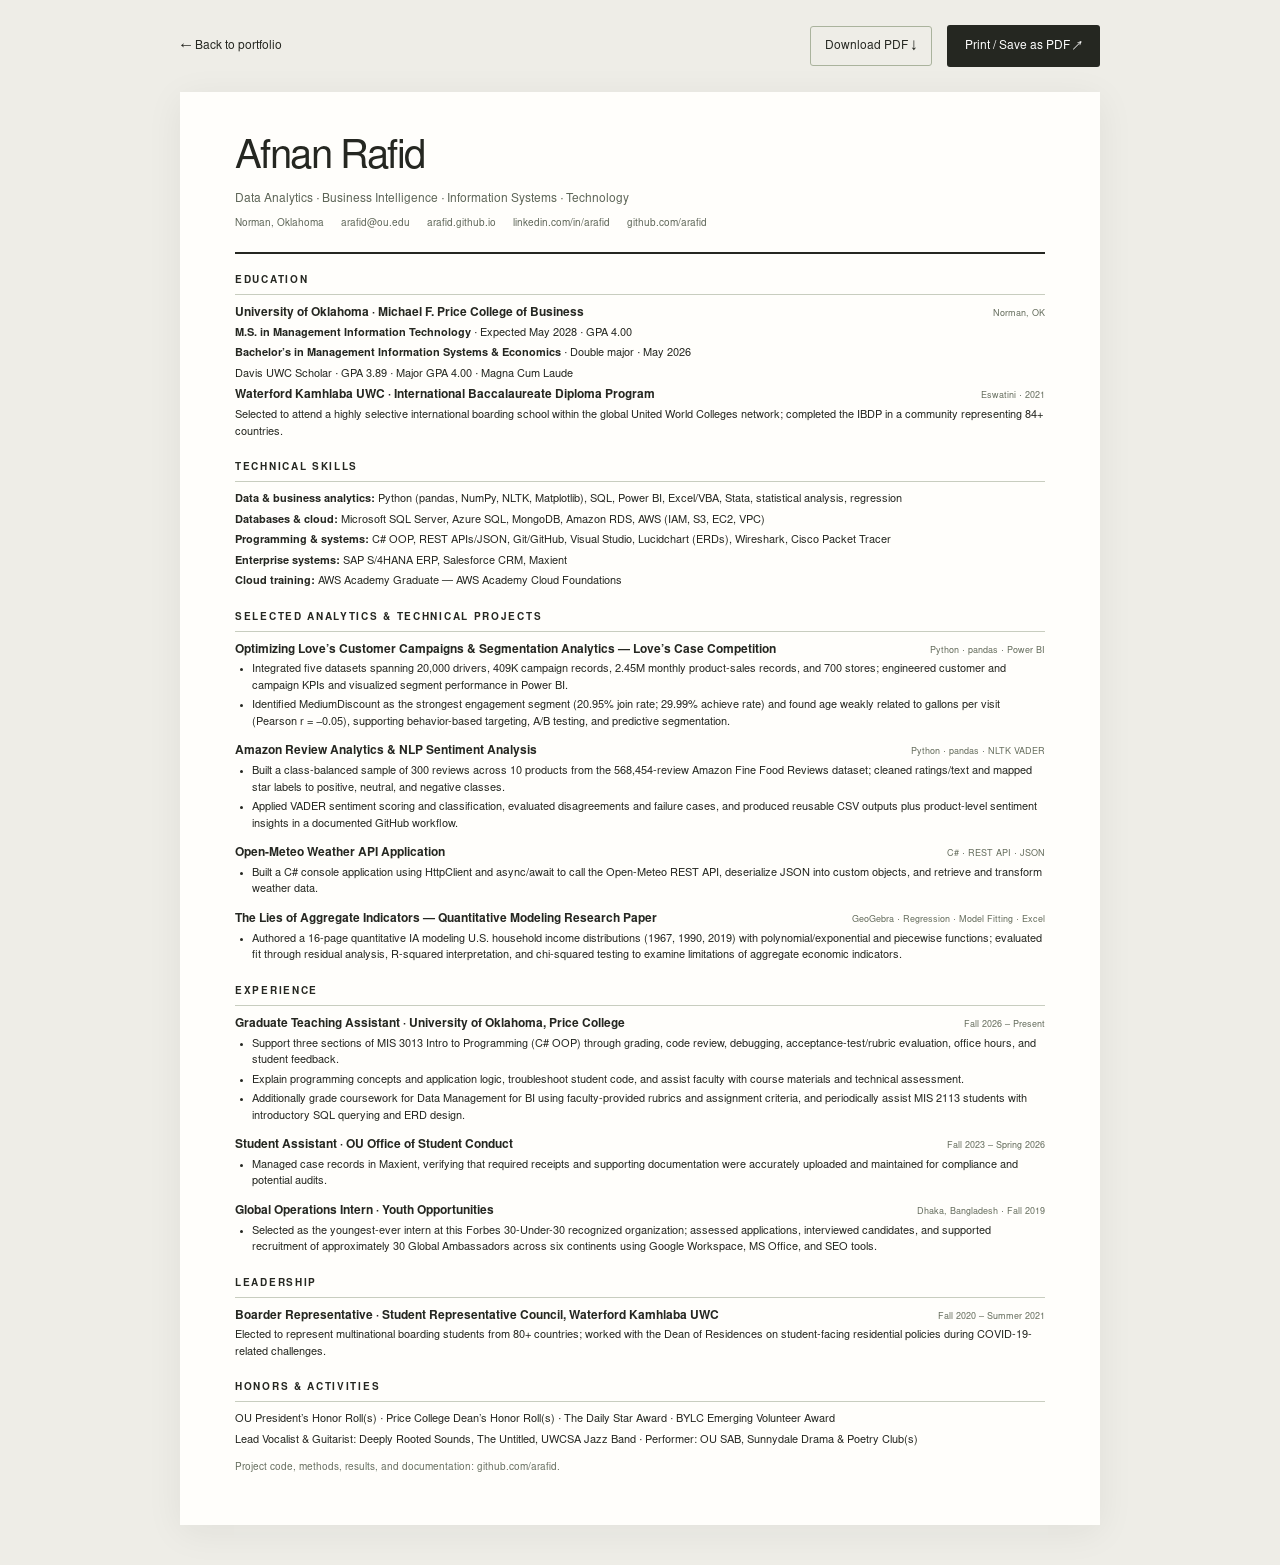
<file: resume/index.html>
<!doctype html>
<html lang="en"><head><meta charset="utf-8"><meta name="viewport" content="width=device-width, initial-scale=1"><meta name="theme-color" content="#f4f1e9"><title>Afnan Rafid — Résumé | Data, BI &amp; Business Technology</title>
  <meta name="description" content="Read or download Afnan Rafid’s résumé: OU education, Python and SQL analytics, Power BI, C# applications, databases, cloud, enterprise systems, and Graduate Teaching Assistant experience.">
  <meta name="robots" content="index,follow,max-image-preview:large">
  <meta name="author" content="Afnan Rafid">
  <link rel="canonical" href="https://arafid.github.io/resume/">
  <meta property="og:site_name" content="Afnan Rafid">
  <meta property="og:title" content="Afnan Rafid — Résumé | Data, BI &amp; Business Technology">
  <meta property="og:description" content="Read or download Afnan Rafid’s résumé: OU education, Python and SQL analytics, Power BI, C# applications, databases, cloud, enterprise systems, and Graduate Teaching Assistant experience.">
  <meta property="og:type" content="website">
  <meta property="og:url" content="https://arafid.github.io/resume/">
  <meta property="og:locale" content="en_US">
  <meta property="og:image" content="https://arafid.github.io/assets/social-card.png">
  <meta property="og:image:width" content="1200">
  <meta property="og:image:height" content="630">
  <meta property="og:image:alt" content="Afnan Rafid — Data, technology, and business perspective">
  <meta name="twitter:card" content="summary_large_image">
  <meta name="twitter:title" content="Afnan Rafid — Résumé | Data, BI &amp; Business Technology">
  <meta name="twitter:description" content="Read or download Afnan Rafid’s résumé: OU education, Python and SQL analytics, Power BI, C# applications, databases, cloud, enterprise systems, and Graduate Teaching Assistant experience.">
  <meta name="twitter:image" content="https://arafid.github.io/assets/social-card.png">
  <script type="application/ld+json">{"@context":"https://schema.org","@type":"WebPage","@id":"https://arafid.github.io/resume/#webpage","url":"https://arafid.github.io/resume/","name":"Afnan Rafid — Résumé","about":{"@type":"Person","@id":"https://arafid.github.io/#afnan-rafid","image":"https://arafid.github.io/assets/afnan-rafid-headshot.png","name":"Afnan Rafid","givenName":"Afnan","familyName":"Rafid","url":"https://arafid.github.io/","description":"Management Information Technology graduate student and Graduate Teaching Assistant at the University of Oklahoma, with project work in data analytics, business intelligence, C# applications, databases, cloud, and information systems.","jobTitle":"Graduate Teaching Assistant","worksFor":{"@type":"CollegeOrUniversity","name":"University of Oklahoma"},"alumniOf":{"@type":"CollegeOrUniversity","name":"University of Oklahoma"},"sameAs":["https://www.linkedin.com/in/arafid/","https://github.com/arafid"],"knowsAbout":["Python","SQL","Power BI","C#","Data analytics","Business intelligence","Database systems","AWS","Enterprise systems"]},"isPartOf":{"@id":"https://arafid.github.io/#website"},"inLanguage":"en-US"}</script>
  <link rel="icon" href="/assets/favicon.svg" type="image/svg+xml"><link rel="stylesheet" href="/resume.css"><script src="/resume.js" defer></script></head>
<body><nav class="resume-toolbar" aria-label="Résumé actions"><a href="/">← Back to portfolio</a><a class="resume-download" href="/assets/Afnan_Rafid_Resume.pdf" download>Download PDF ↓</a><button id="print-resume" type="button">Print / Save as PDF ↗</button></nav><main class="resume-page"><header><h1>Afnan Rafid</h1><p class="positioning">Data Analytics · Business Intelligence · Information Systems · Technology</p><div class="contact"><span>Norman, Oklahoma</span><a href="mailto:arafid@ou.edu">arafid@ou.edu</a><a href="https://arafid.github.io/">arafid.github.io</a><a href="https://www.linkedin.com/in/arafid/">linkedin.com/in/arafid</a><a href="https://github.com/arafid">github.com/arafid</a></div></header>
<section><h2>Education</h2><div class="item-heading"><h3>University of Oklahoma · Michael F. Price College of Business</h3><span>Norman, OK</span></div><p><strong>M.S. in Management Information Technology</strong> · Expected May 2028 · GPA 4.00</p><p><strong>Bachelor’s in Management Information Systems &amp; Economics</strong> · Double major · May 2026</p><p>Davis UWC Scholar · GPA 3.89 · Major GPA 4.00 · Magna Cum Laude</p><div class="item-heading"><h3>Waterford Kamhlaba UWC · International Baccalaureate Diploma Program</h3><span>Eswatini · 2021</span></div><p>Selected to attend a highly selective international boarding school within the global United World Colleges network; completed the IBDP in a community representing 84+ countries.</p></section>
<section><h2>Technical skills</h2><p><strong>Data &amp; business analytics:</strong> Python (pandas, NumPy, NLTK, Matplotlib), SQL, Power BI, Excel/VBA, Stata, statistical analysis, regression</p><p><strong>Databases &amp; cloud:</strong> Microsoft SQL Server, Azure SQL, MongoDB, Amazon RDS, AWS (IAM, S3, EC2, VPC)</p><p><strong>Programming &amp; systems:</strong> C# OOP, REST APIs/JSON, Git/GitHub, Visual Studio, Lucidchart (ERDs), Wireshark, Cisco Packet Tracer</p><p><strong>Enterprise systems:</strong> SAP S/4HANA ERP, Salesforce CRM, Maxient</p><p><strong>Cloud training:</strong> AWS Academy Graduate — AWS Academy Cloud Foundations</p></section>
<section><h2>Selected analytics &amp; technical projects</h2><article><div class="item-heading"><h3>Optimizing Love’s Customer Campaigns &amp; Segmentation Analytics — Love’s Case Competition</h3><span>Python · pandas · Power BI</span></div><ul><li>Integrated five datasets spanning 20,000 drivers, 409K campaign records, 2.45M monthly product-sales records, and 700 stores; engineered customer and campaign KPIs and visualized segment performance in Power BI.</li><li>Identified MediumDiscount as the strongest engagement segment (20.95% join rate; 29.99% achieve rate) and found age weakly related to gallons per visit (Pearson r = −0.05), supporting behavior-based targeting, A/B testing, and predictive segmentation.</li></ul></article><article><div class="item-heading"><h3>Amazon Review Analytics &amp; NLP Sentiment Analysis</h3><span>Python · pandas · NLTK VADER</span></div><ul><li>Built a class-balanced sample of 300 reviews across 10 products from the 568,454-review Amazon Fine Food Reviews dataset; cleaned ratings/text and mapped star labels to positive, neutral, and negative classes.</li><li>Applied VADER sentiment scoring and classification, evaluated disagreements and failure cases, and produced reusable CSV outputs plus product-level sentiment insights in a documented GitHub workflow.</li></ul></article><article><div class="item-heading"><h3>Open-Meteo Weather API Application</h3><span>C# · REST API · JSON</span></div><ul><li>Built a C# console application using HttpClient and async/await to call the Open-Meteo REST API, deserialize JSON into custom objects, and retrieve and transform weather data.</li></ul></article><article><div class="item-heading"><h3>The Lies of Aggregate Indicators — Quantitative Modeling Research Paper</h3><span>GeoGebra · Regression · Model Fitting · Excel</span></div><ul><li>Authored a 16-page quantitative IA modeling U.S. household income distributions (1967, 1990, 2019) with polynomial/exponential and piecewise functions; evaluated fit through residual analysis, R-squared interpretation, and chi-squared testing to examine limitations of aggregate economic indicators.</li></ul></article></section>
<section><h2>Experience</h2><article><div class="item-heading"><h3>Graduate Teaching Assistant · University of Oklahoma, Price College</h3><span>Fall 2026 – Present</span></div><ul><li>Support three sections of MIS 3013 Intro to Programming (C# OOP) through grading, code review, debugging, acceptance-test/rubric evaluation, office hours, and student feedback.</li><li>Explain programming concepts and application logic, troubleshoot student code, and assist faculty with course materials and technical assessment.</li><li>Additionally grade coursework for Data Management for BI using faculty-provided rubrics and assignment criteria, and periodically assist MIS 2113 students with introductory SQL querying and ERD design.</li></ul></article><article><div class="item-heading"><h3>Student Assistant · OU Office of Student Conduct</h3><span>Fall 2023 – Spring 2026</span></div><ul><li>Managed case records in Maxient, verifying that required receipts and supporting documentation were accurately uploaded and maintained for compliance and potential audits.</li></ul></article><article><div class="item-heading"><h3>Global Operations Intern · Youth Opportunities</h3><span>Dhaka, Bangladesh · Fall 2019</span></div><ul><li>Selected as the youngest-ever intern at this Forbes 30-Under-30 recognized organization; assessed applications, interviewed candidates, and supported recruitment of approximately 30 Global Ambassadors across six continents using Google Workspace, MS Office, and SEO tools.</li></ul></article></section>
<section><h2>Leadership</h2><div class="item-heading"><h3>Boarder Representative · Student Representative Council, Waterford Kamhlaba UWC</h3><span>Fall 2020 – Summer 2021</span></div><p>Elected to represent multinational boarding students from 80+ countries; worked with the Dean of Residences on student-facing residential policies during COVID-19-related challenges.</p></section>
<section><h2>Honors &amp; activities</h2><p>OU President’s Honor Roll(s) · Price College Dean’s Honor Roll(s) · The Daily Star Award · BYLC Emerging Volunteer Award</p><p>Lead Vocalist &amp; Guitarist: Deeply Rooted Sounds, The Untitled, UWCSA Jazz Band · Performer: OU SAB, Sunnydale Drama &amp; Poetry Club(s)</p><p class="last-note">Project code, methods, results, and documentation: <a href="https://github.com/arafid">github.com/arafid</a>.</p></section>
</main></body></html>
</file>
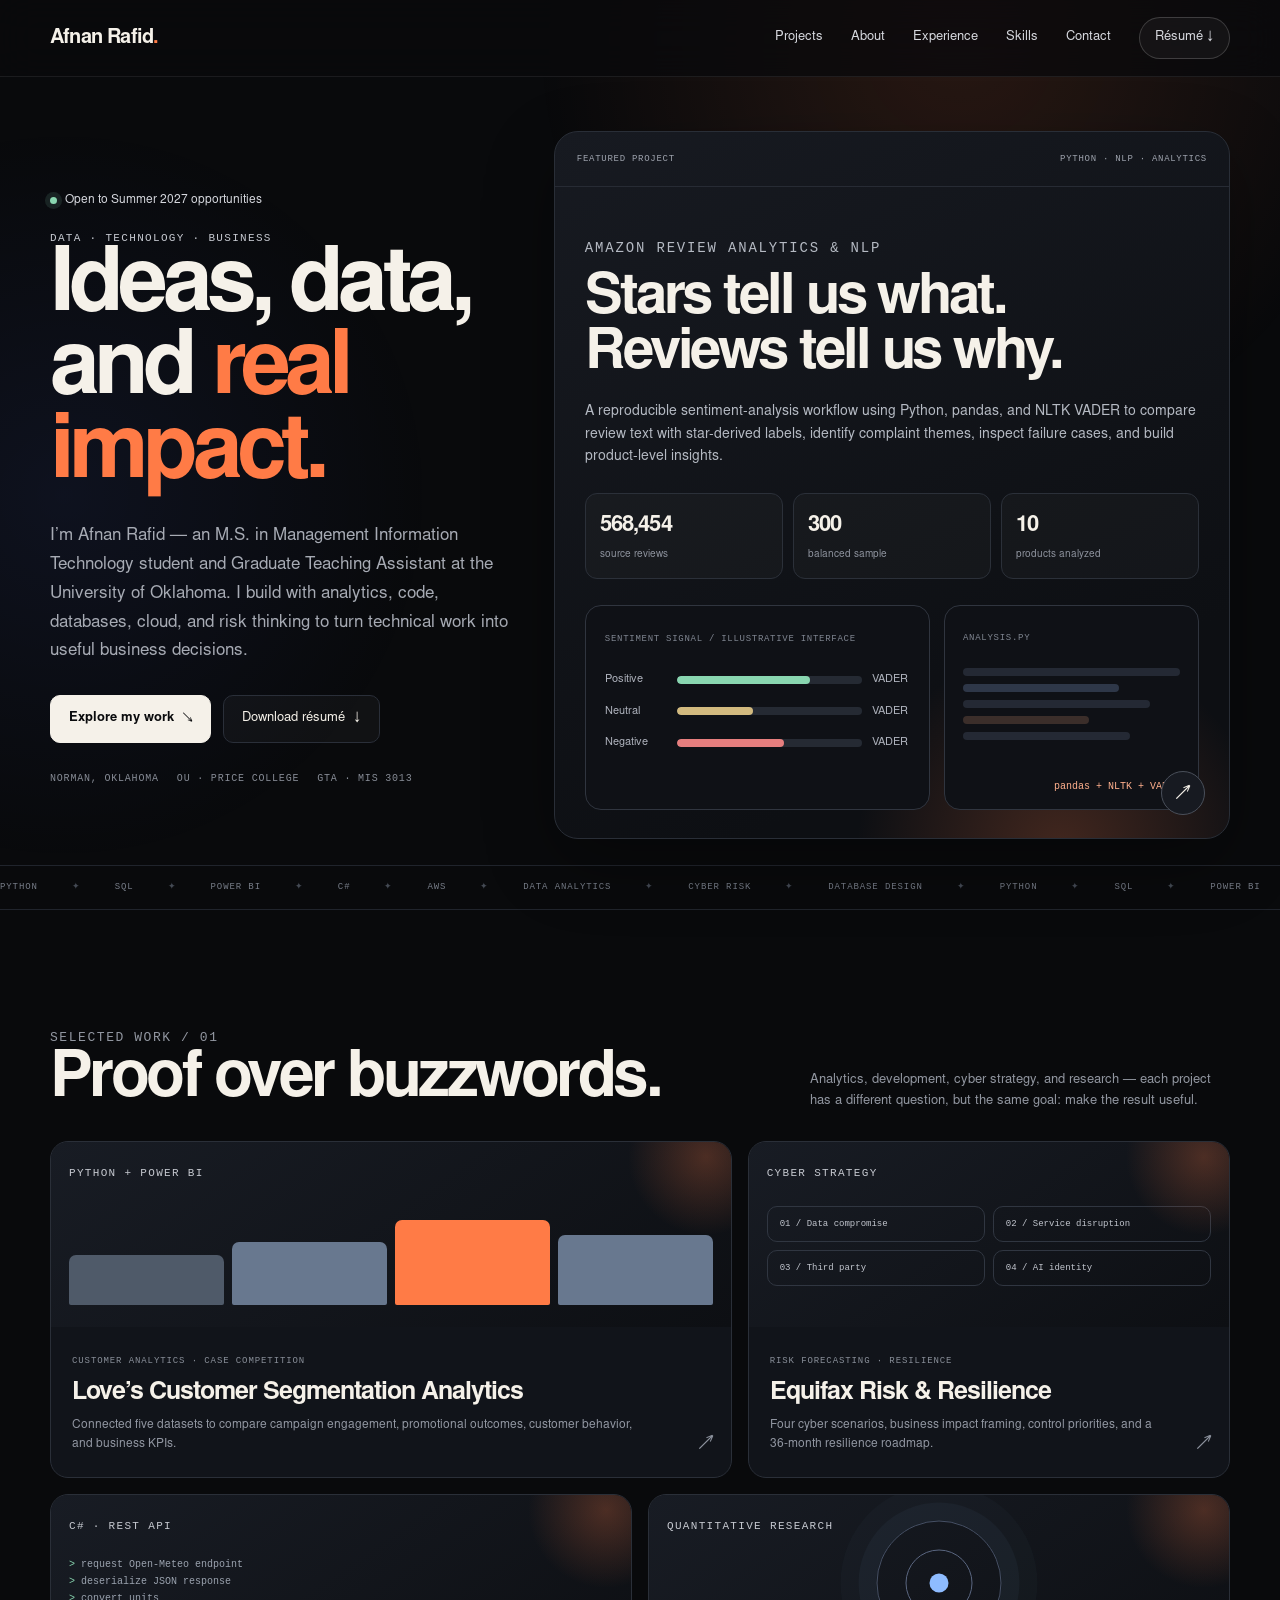
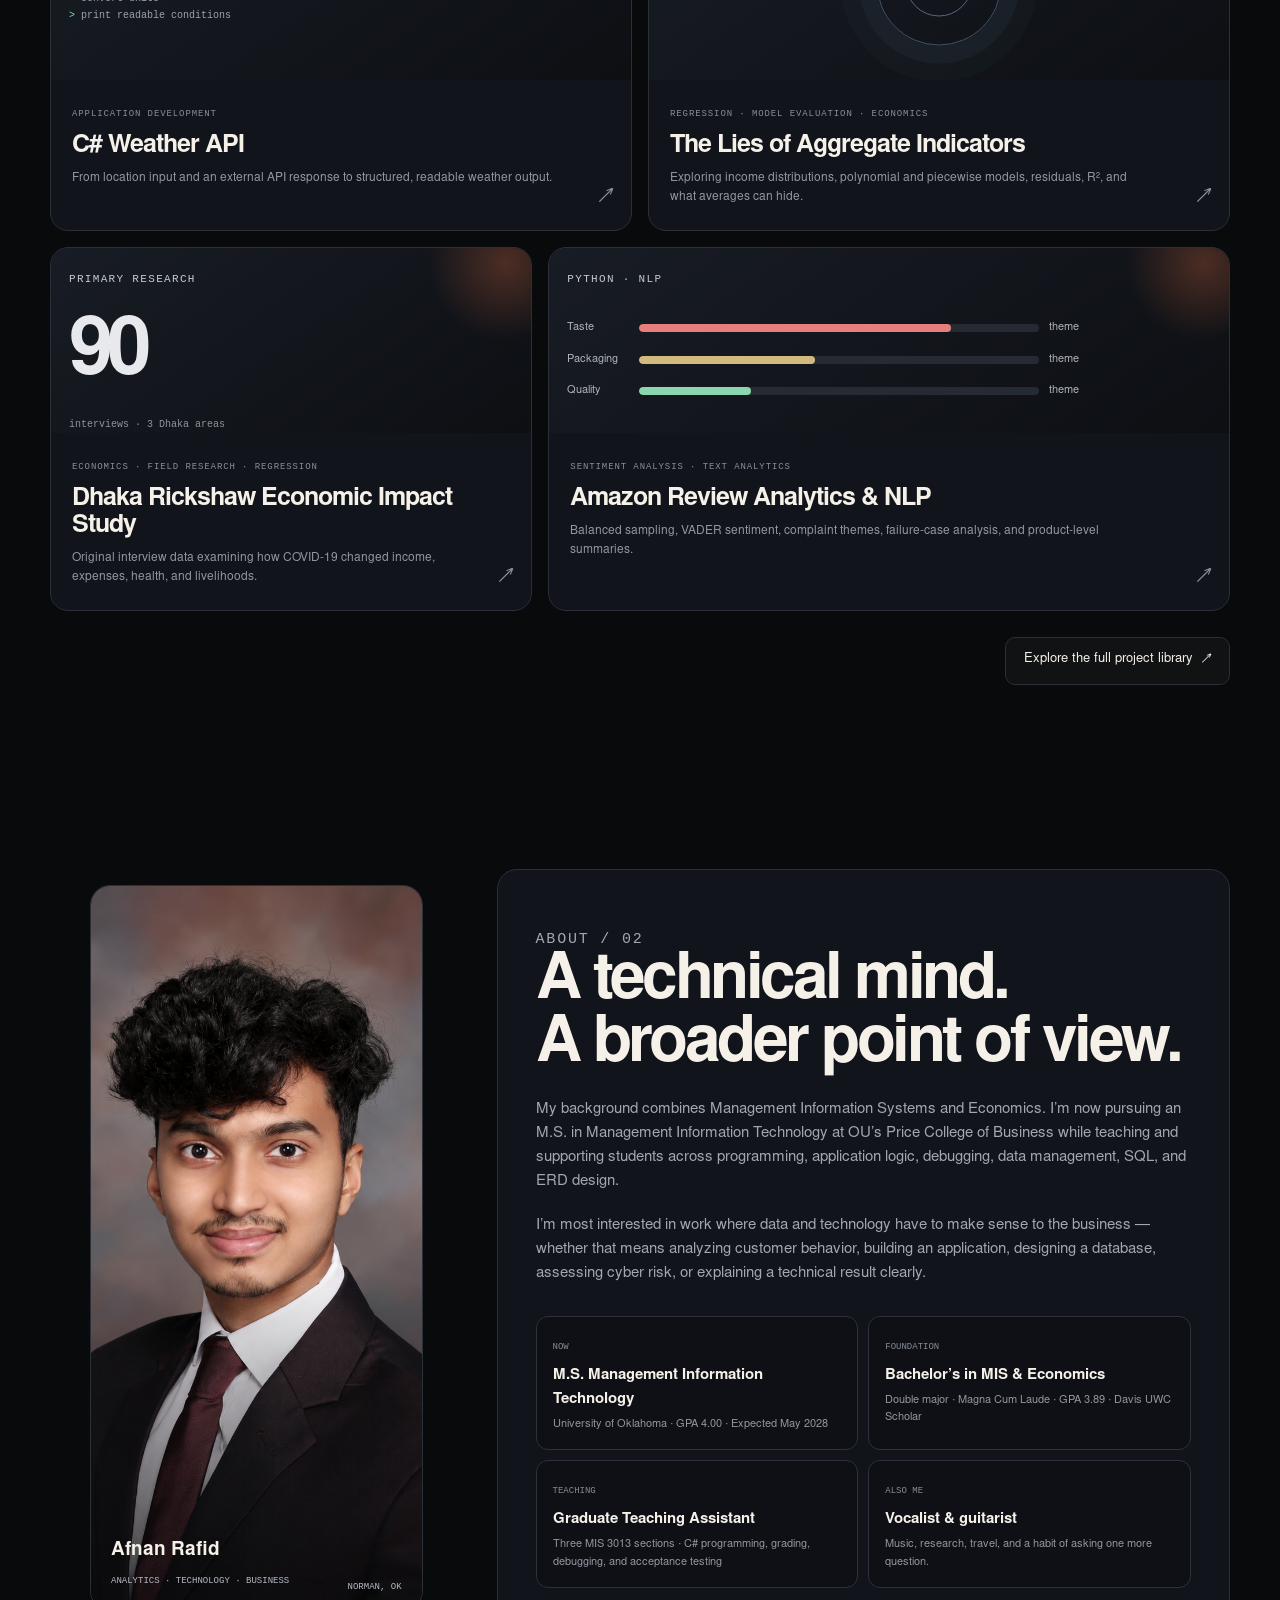
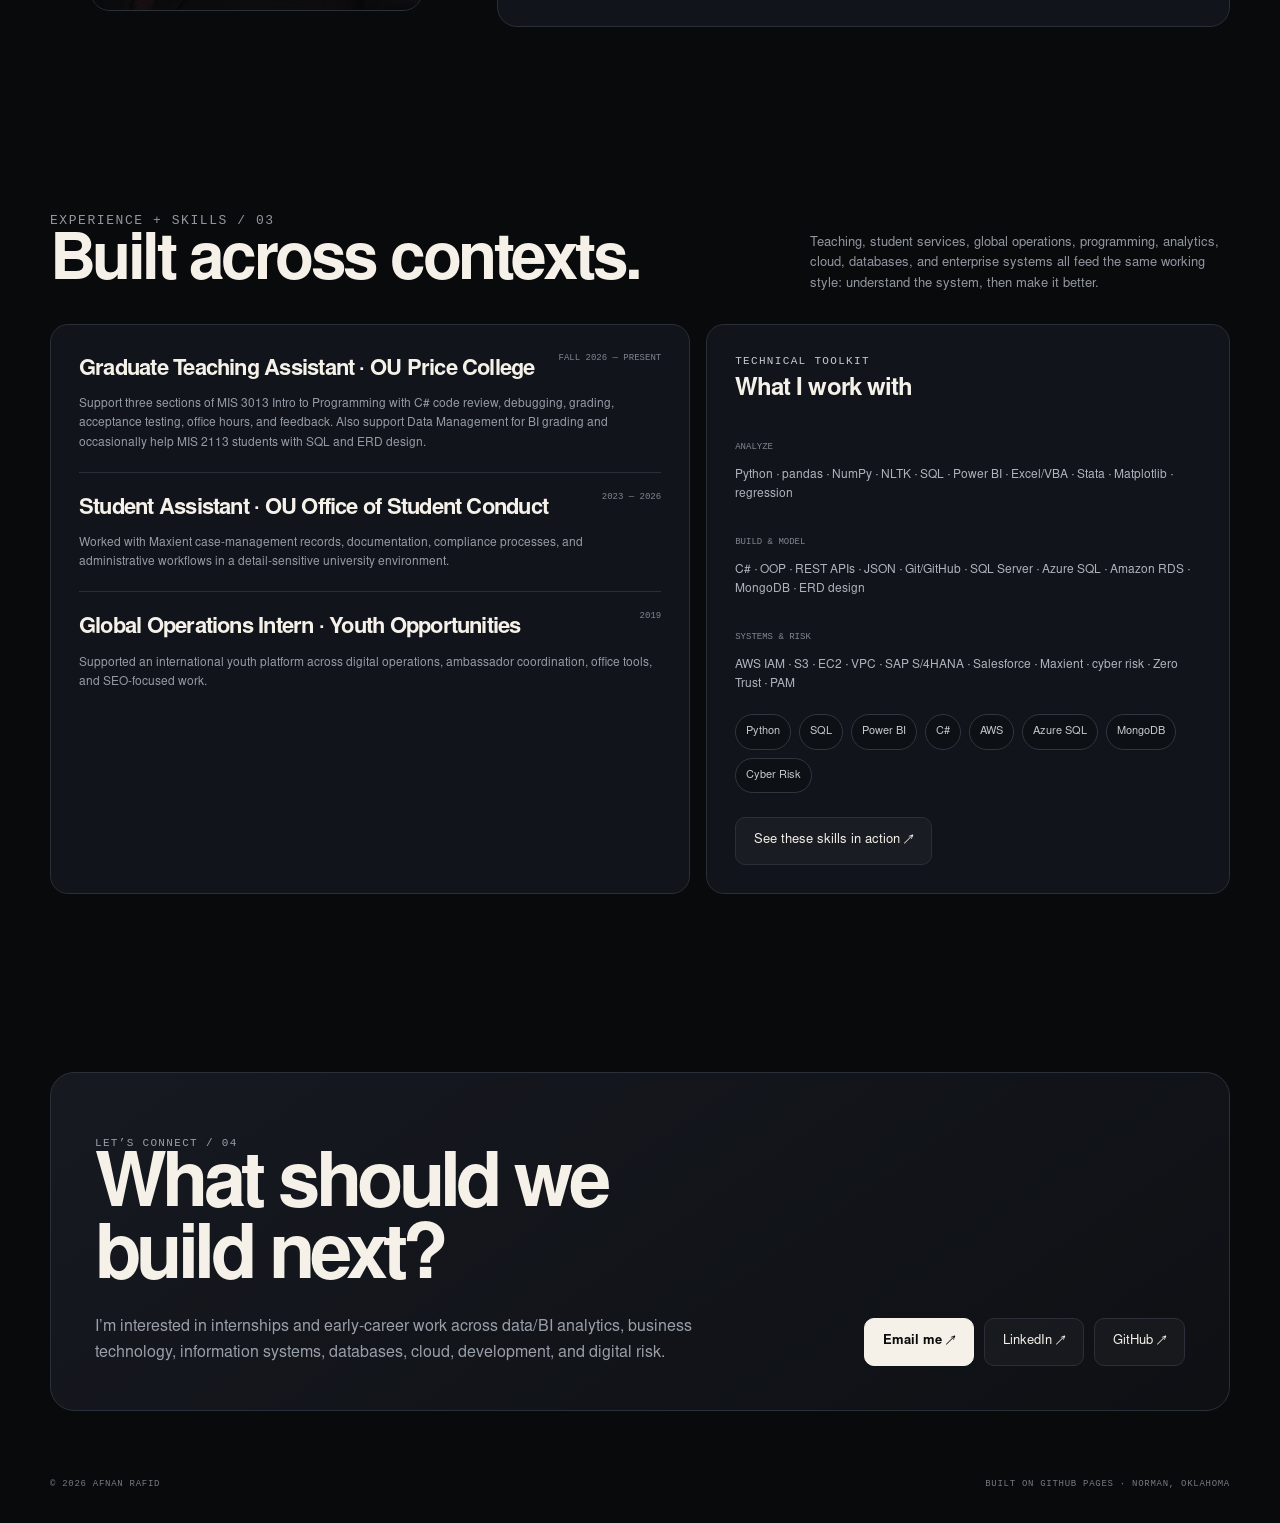
<file: skills/index.html>
<!doctype html>
<html lang="en">
<head>
  <meta charset="utf-8">
  <meta name="viewport" content="width=device-width, initial-scale=1">
  <meta name="theme-color" content="#090a0c">
  <meta name="robots" content="noindex,follow">
  <meta http-equiv="refresh" content="0; url=/#skills">
  <link rel="canonical" href="https://arafid.github.io/">
  <title>Skills | Afnan Rafid</title>
  <script>window.location.replace('/#skills');</script>
  <style>
    html,body{margin:0;min-height:100%;background:#090a0c;color:#f5f2ea;font-family:system-ui,-apple-system,BlinkMacSystemFont,'Segoe UI',sans-serif}
    body{display:grid;place-items:center;min-height:100vh;padding:24px;box-sizing:border-box}
    main{max-width:620px;text-align:center}
    a{color:#ff875c}
  </style>
</head>
<body><main><p>Taking you to <a href="/#skills">Skills on the main portfolio</a>…</p></main></body>
</html>
</file>
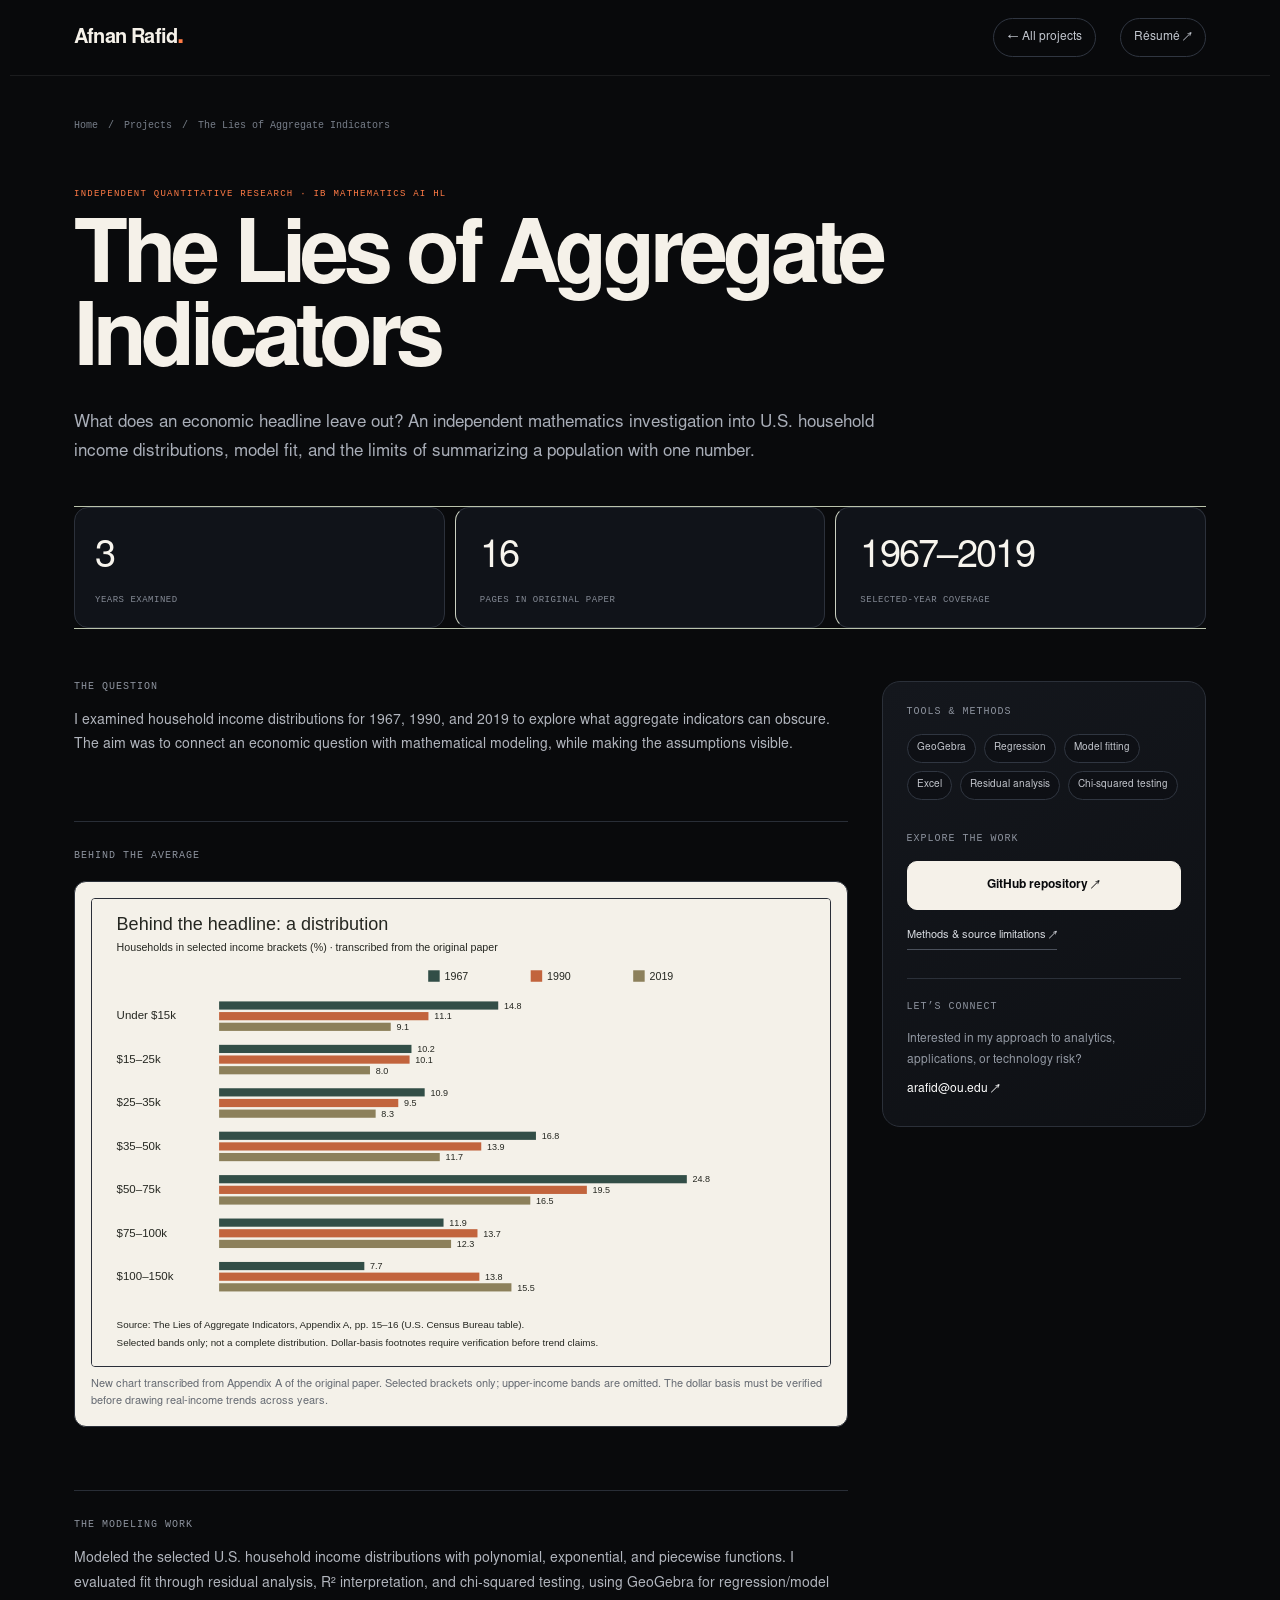
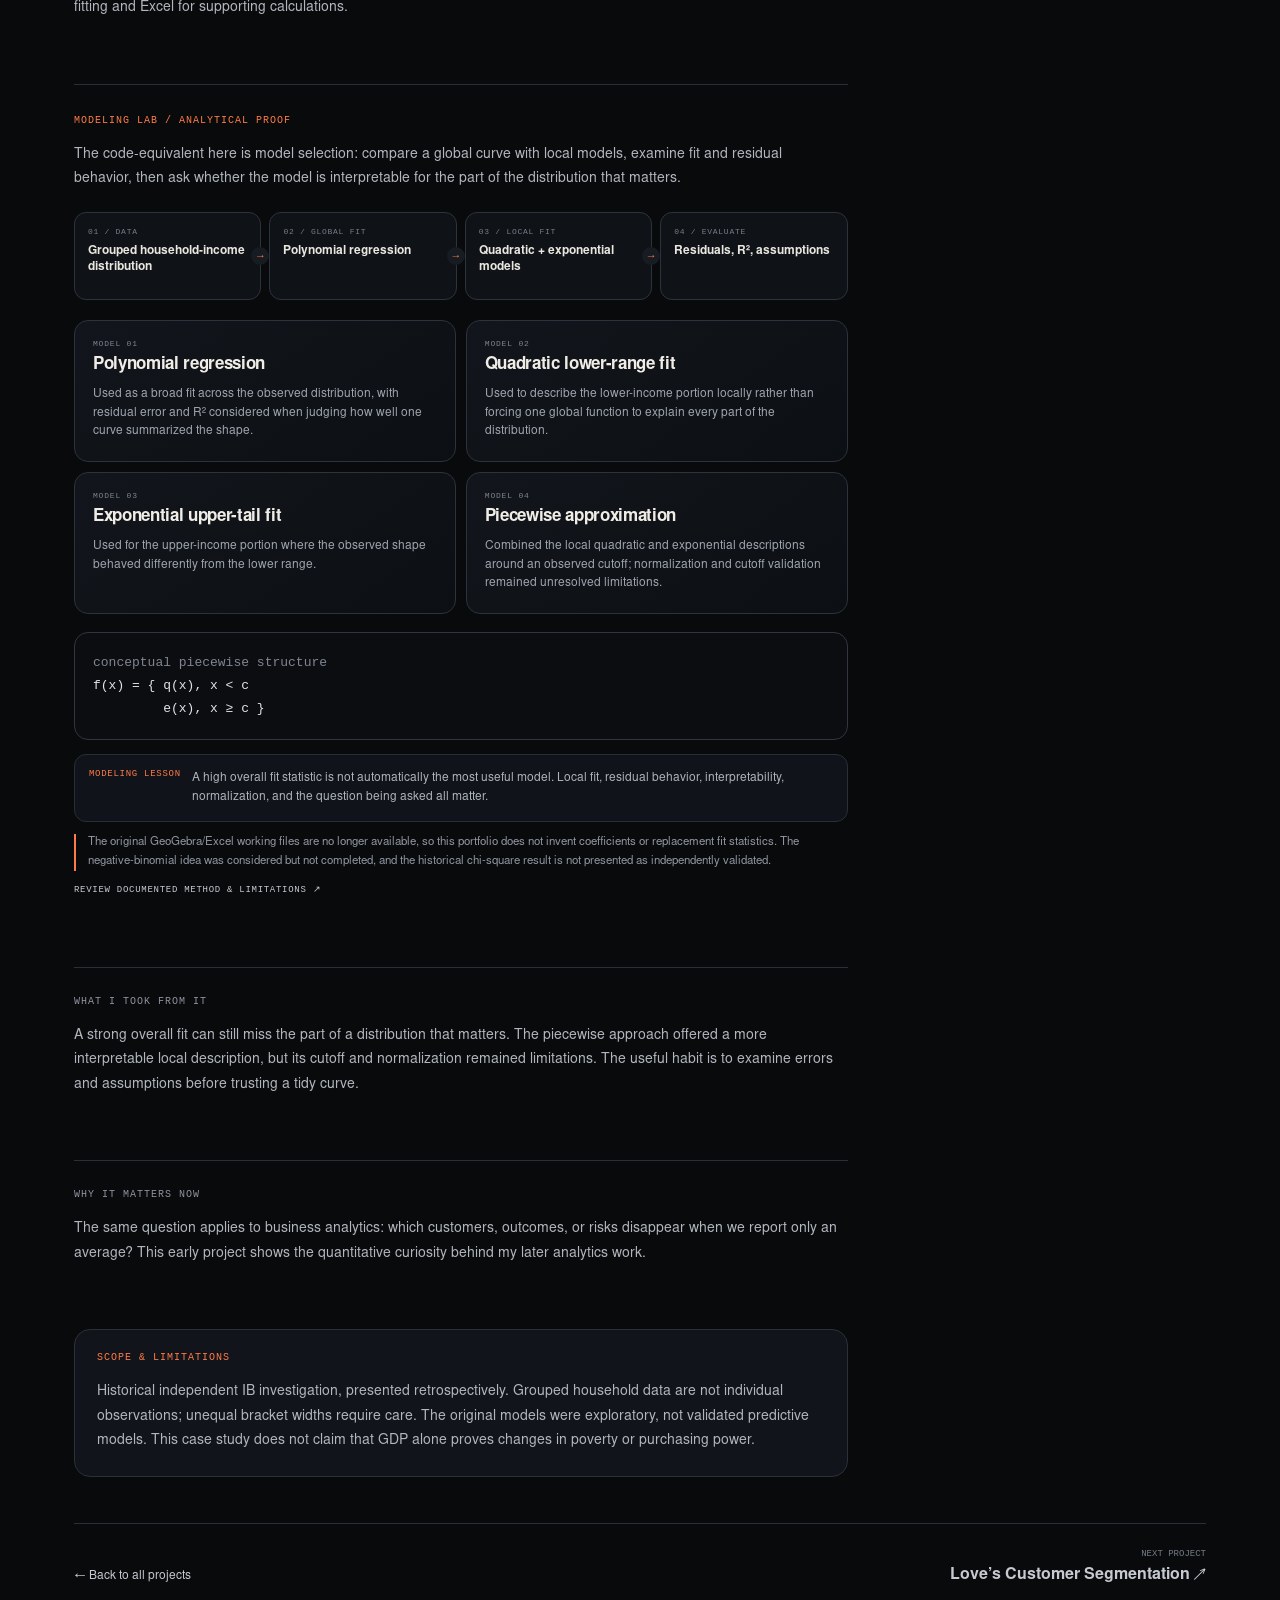
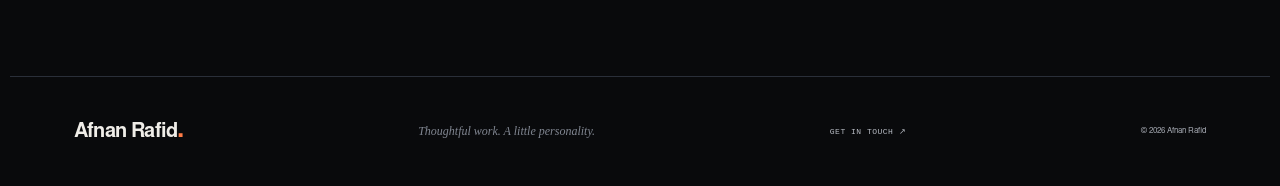
<file: projects/aggregate-indicators/index.html>
<!doctype html>
<html lang="en"><head><meta charset="utf-8"><meta name="viewport" content="width=device-width,initial-scale=1"><meta name="theme-color" content="#090a0c">
<title>The Lies of Aggregate Indicators | Afnan Rafid</title>
  <meta name="description" content="Afnan Rafid’s independent IB Mathematics AI HL research: household income distributions, regression, model fitting, residual analysis, chi-squared testing, and the limits of aggregate indicators.">
  <meta name="robots" content="index,follow,max-image-preview:large">
  <meta name="author" content="Afnan Rafid">
  <link rel="canonical" href="https://arafid.github.io/projects/aggregate-indicators/">
  <meta property="og:site_name" content="Afnan Rafid">
  <meta property="og:title" content="The Lies of Aggregate Indicators | Afnan Rafid">
  <meta property="og:description" content="Afnan Rafid’s independent IB Mathematics AI HL research: household income distributions, regression, model fitting, residual analysis, chi-squared testing, and the limits of aggregate indicators.">
  <meta property="og:type" content="website">
  <meta property="og:url" content="https://arafid.github.io/projects/aggregate-indicators/">
  <meta property="og:locale" content="en_US">
  <meta property="og:image" content="https://arafid.github.io/assets/social-card.png">
  <meta property="og:image:width" content="1200">
  <meta property="og:image:height" content="630">
  <meta property="og:image:alt" content="Afnan Rafid — Data, technology, and business perspective">
  <meta name="twitter:card" content="summary_large_image">
  <meta name="twitter:title" content="The Lies of Aggregate Indicators | Afnan Rafid">
  <meta name="twitter:description" content="Afnan Rafid’s independent IB Mathematics AI HL research: household income distributions, regression, model fitting, residual analysis, chi-squared testing, and the limits of aggregate indicators.">
  <meta name="twitter:image" content="https://arafid.github.io/assets/social-card.png">
  <script type="application/ld+json">{"@context":"https://schema.org","@graph":[{"@type":"Person","@id":"https://arafid.github.io/#afnan-rafid","image":"https://arafid.github.io/assets/afnan-rafid-headshot.png","name":"Afnan Rafid","givenName":"Afnan","familyName":"Rafid","url":"https://arafid.github.io/","description":"Management Information Technology graduate student and Graduate Teaching Assistant at the University of Oklahoma, with project work in analytics, C# applications, cyber risk, and business strategy.","jobTitle":"Graduate Teaching Assistant","worksFor":{"@type":"CollegeOrUniversity","name":"University of Oklahoma"},"alumniOf":{"@type":"CollegeOrUniversity","name":"University of Oklahoma"},"sameAs":["https://www.linkedin.com/in/arafid/","https://github.com/arafid"],"knowsAbout":["Python","SQL","Power BI","C#","Data analytics","Business intelligence","Database systems","AWS"]},{"@type":"WebPage","@id":"https://arafid.github.io/projects/aggregate-indicators/#webpage","url":"https://arafid.github.io/projects/aggregate-indicators/","name":"The Lies of Aggregate Indicators — Afnan Rafid","description":"What does an economic headline leave out? An independent mathematics investigation into U.S. household income distributions, model fit, and the limits of summarizing a population with one number.","isPartOf":{"@id":"https://arafid.github.io/#website"},"mainEntity":{"@id":"https://arafid.github.io/projects/aggregate-indicators/#project"},"breadcrumb":{"@id":"https://arafid.github.io/projects/aggregate-indicators/#breadcrumb"},"inLanguage":"en-US"},{"@type":"CreativeWork","@id":"https://arafid.github.io/projects/aggregate-indicators/#project","name":"The Lies of Aggregate Indicators","description":"What does an economic headline leave out? An independent mathematics investigation into U.S. household income distributions, model fit, and the limits of summarizing a population with one number.","url":"https://arafid.github.io/projects/aggregate-indicators/","contributor":{"@id":"https://arafid.github.io/#afnan-rafid"},"genre":"Academic portfolio project","keywords":"GeoGebra, Excel, Regression, Model fitting, Residual analysis, Chi-squared testing","sameAs":"https://github.com/arafid/Aggregate-Indicators-Quantitative-Research"},{"@type":"BreadcrumbList","@id":"https://arafid.github.io/projects/aggregate-indicators/#breadcrumb","itemListElement":[{"@type":"ListItem","position":1,"name":"Afnan Rafid","item":"https://arafid.github.io/"},{"@type":"ListItem","position":2,"name":"Selected work","item":"https://arafid.github.io/#work"},{"@type":"ListItem","position":3,"name":"The Lies of Aggregate Indicators","item":"https://arafid.github.io/projects/aggregate-indicators/"}]}]}</script>
<link rel="icon" href="/assets/favicon.svg" type="image/svg+xml"><link rel="stylesheet" href="/styles.css">
  <link rel="stylesheet" href="/secondary-dark.css"><link rel="stylesheet" href="/case-code.css"></head>
<body class="case-body"><a class="skip-link" href="#case-main">Skip to case study</a>
<header class="case-header section-wrap"><a class="wordmark" href="/">Afnan Rafid<span class="brand-dot">.</span></a><a class="case-back" href="/projects/">← All projects</a><a class="case-resume" href="/resume/">Résumé ↗</a></header>
<main id="case-main" class="case-page section-wrap"><nav class="case-breadcrumb" aria-label="Breadcrumb"><a href="/">Home</a><span>/</span><a href="/projects/">Projects</a><span>/</span><span aria-current="page">The Lies of Aggregate Indicators</span></nav>
<article><p class="eyebrow">INDEPENDENT QUANTITATIVE RESEARCH · IB MATHEMATICS AI HL</p><h1>The Lies of Aggregate Indicators</h1><p class="case-intro">What does an economic headline leave out? An independent mathematics investigation into U.S. household income distributions, model fit, and the limits of summarizing a population with one number.</p>
<div class="case-stats"><div><strong>3</strong><span>YEARS EXAMINED</span></div><div><strong>16</strong><span>PAGES IN ORIGINAL PAPER</span></div><div><strong>1967–2019</strong><span>SELECTED-YEAR COVERAGE</span></div></div>
<div class="case-layout"><div class="case-content"><section><h2>THE QUESTION</h2><p>I examined household income distributions for 1967, 1990, and 2019 to explore what aggregate indicators can obscure. The aim was to connect an economic question with mathematical modeling, while making the assumptions visible.</p></section><section><h2>BEHIND THE AVERAGE</h2><figure class="research-figure"><img src="/assets/research/income-brackets.svg" alt="Grouped bars comparing household percentages in seven selected income brackets for 1967, 1990, and 2019." width="900" height="570" loading="lazy"><figcaption>New chart transcribed from Appendix A of the original paper. Selected brackets only; upper-income bands are omitted. The dollar basis must be verified before drawing real-income trends across years.</figcaption></figure></section><section><h2>THE MODELING WORK</h2><p>Modeled the selected U.S. household income distributions with polynomial, exponential, and piecewise functions. I evaluated fit through residual analysis, R² interpretation, and chi-squared testing, using GeoGebra for regression/model fitting and Excel for supporting calculations.</p></section>
<section class="tech-proof"><h2>MODELING LAB / ANALYTICAL PROOF</h2><p class="tech-proof-intro">The code-equivalent here is model selection: compare a global curve with local models, examine fit and residual behavior, then ask whether the model is interpretable for the part of the distribution that matters.</p><div class="data-flow" aria-label="Aggregate indicators modeling workflow"><div class="flow-step"><small>01 / Data</small><strong>Grouped household-income distribution</strong></div><div class="flow-step"><small>02 / Global fit</small><strong>Polynomial regression</strong></div><div class="flow-step"><small>03 / Local fit</small><strong>Quadratic + exponential models</strong></div><div class="flow-step"><small>04 / Evaluate</small><strong>Residuals, R², assumptions</strong></div></div><div class="artifact-grid"><div class="artifact-card"><small>Model 01</small><strong>Polynomial regression</strong><p>Used as a broad fit across the observed distribution, with residual error and R² considered when judging how well one curve summarized the shape.</p></div><div class="artifact-card"><small>Model 02</small><strong>Quadratic lower-range fit</strong><p>Used to describe the lower-income portion locally rather than forcing one global function to explain every part of the distribution.</p></div><div class="artifact-card"><small>Model 03</small><strong>Exponential upper-tail fit</strong><p>Used for the upper-income portion where the observed shape behaved differently from the lower range.</p></div><div class="artifact-card"><small>Model 04</small><strong>Piecewise approximation</strong><p>Combined the local quadratic and exponential descriptions around an observed cutoff; normalization and cutoff validation remained unresolved limitations.</p></div></div><div class="model-formula"><span class="muted">conceptual piecewise structure</span><br>f(x) = { q(x), x &lt; c<br>&nbsp;&nbsp;&nbsp;&nbsp;&nbsp;&nbsp;&nbsp;&nbsp; e(x), x ≥ c }</div><div class="code-explain"><b>Modeling lesson</b><p>A high overall fit statistic is not automatically the most useful model. Local fit, residual behavior, interpretability, normalization, and the question being asked all matter.</p></div><p class="artifact-note">The original GeoGebra/Excel working files are no longer available, so this portfolio does not invent coefficients or replacement fit statistics. The negative-binomial idea was considered but not completed, and the historical chi-square result is not presented as independently validated.</p><a class="proof-link" href="https://github.com/arafid/Aggregate-Indicators-Quantitative-Research/blob/main/docs/method-and-limitations.md" target="_blank" rel="noopener noreferrer">Review documented method &amp; limitations ↗</a></section><section><h2>WHAT I TOOK FROM IT</h2><p>A strong overall fit can still miss the part of a distribution that matters. The piecewise approach offered a more interpretable local description, but its cutoff and normalization remained limitations. The useful habit is to examine errors and assumptions before trusting a tidy curve.</p></section><section><h2>WHY IT MATTERS NOW</h2><p>The same question applies to business analytics: which customers, outcomes, or risks disappear when we report only an average? This early project shows the quantitative curiosity behind my later analytics work.</p></section>
<section class="case-scope"><h2>Scope & limitations</h2><p>Historical independent IB investigation, presented retrospectively. Grouped household data are not individual observations; unequal bracket widths require care. The original models were exploratory, not validated predictive models. This case study does not claim that GDP alone proves changes in poverty or purchasing power.</p></section></div>
<aside class="case-sidebar" aria-label="Project resources"><h2>Tools & methods</h2><div class="tags"><span>GeoGebra</span><span>Regression</span><span>Model fitting</span><span>Excel</span><span>Residual analysis</span><span>Chi-squared testing</span></div><h2>Explore the work</h2><a class="button button-dark" href="https://github.com/arafid/Aggregate-Indicators-Quantitative-Research" target="_blank" rel="noopener noreferrer">GitHub repository ↗</a><a class="text-link" href="https://github.com/arafid/Aggregate-Indicators-Quantitative-Research/blob/main/docs/method-and-limitations.md" target="_blank" rel="noopener noreferrer">Methods &amp; source limitations ↗</a><div class="case-contact-note"><h2>Let’s connect</h2><p>Interested in my approach to analytics, applications, or technology risk?</p><a href="mailto:arafid@ou.edu">arafid@ou.edu ↗</a></div></aside></div></article>
<nav class="case-next" aria-label="More project work"><a href="/projects/">← Back to all projects</a><a href="/projects/loves-customer-segmentation/"><span>NEXT PROJECT</span>Love’s Customer Segmentation ↗</a></nav></main>
<footer class="site-footer section-wrap"><a class="wordmark" href="/">Afnan Rafid<span class="brand-dot">.</span></a><p>Thoughtful work. A little personality.</p><a class="back-top" href="/#contact">GET IN TOUCH ↗</a><span>© 2026 Afnan Rafid</span></footer></body></html>
</file>
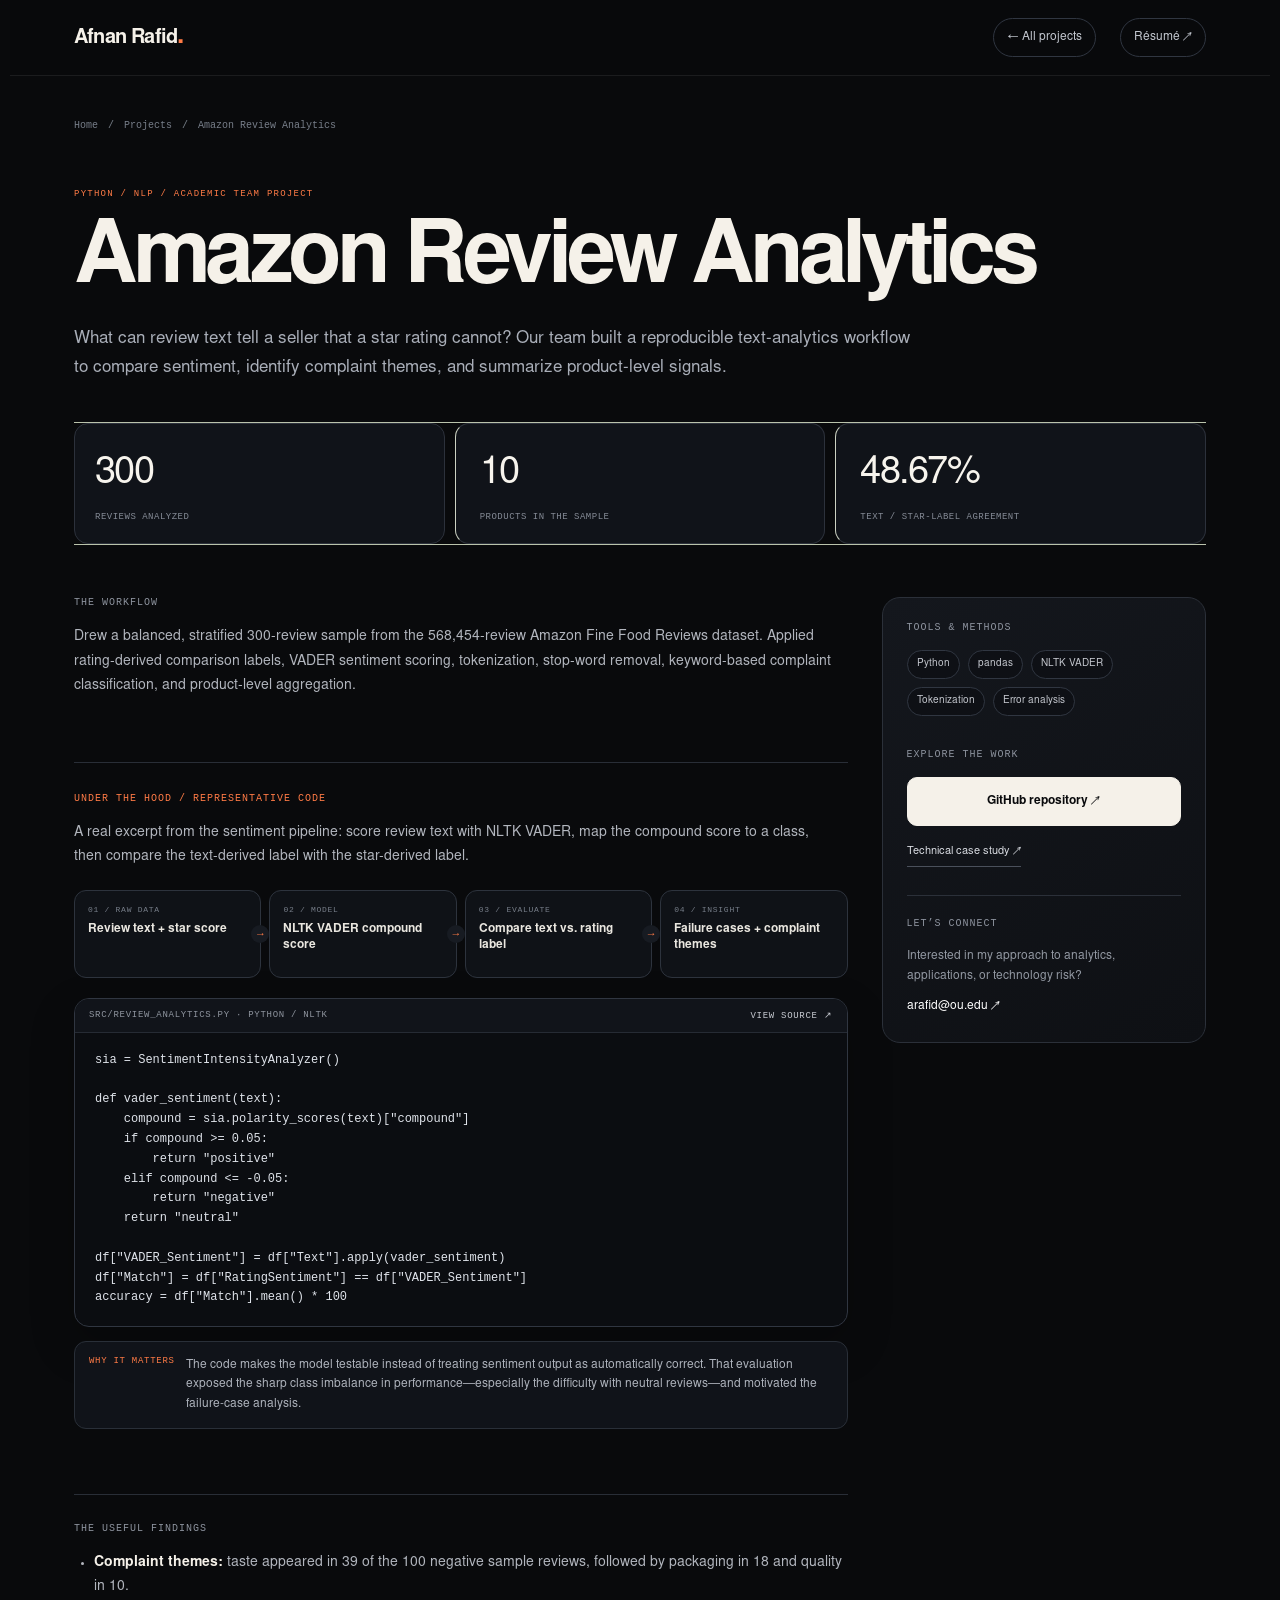
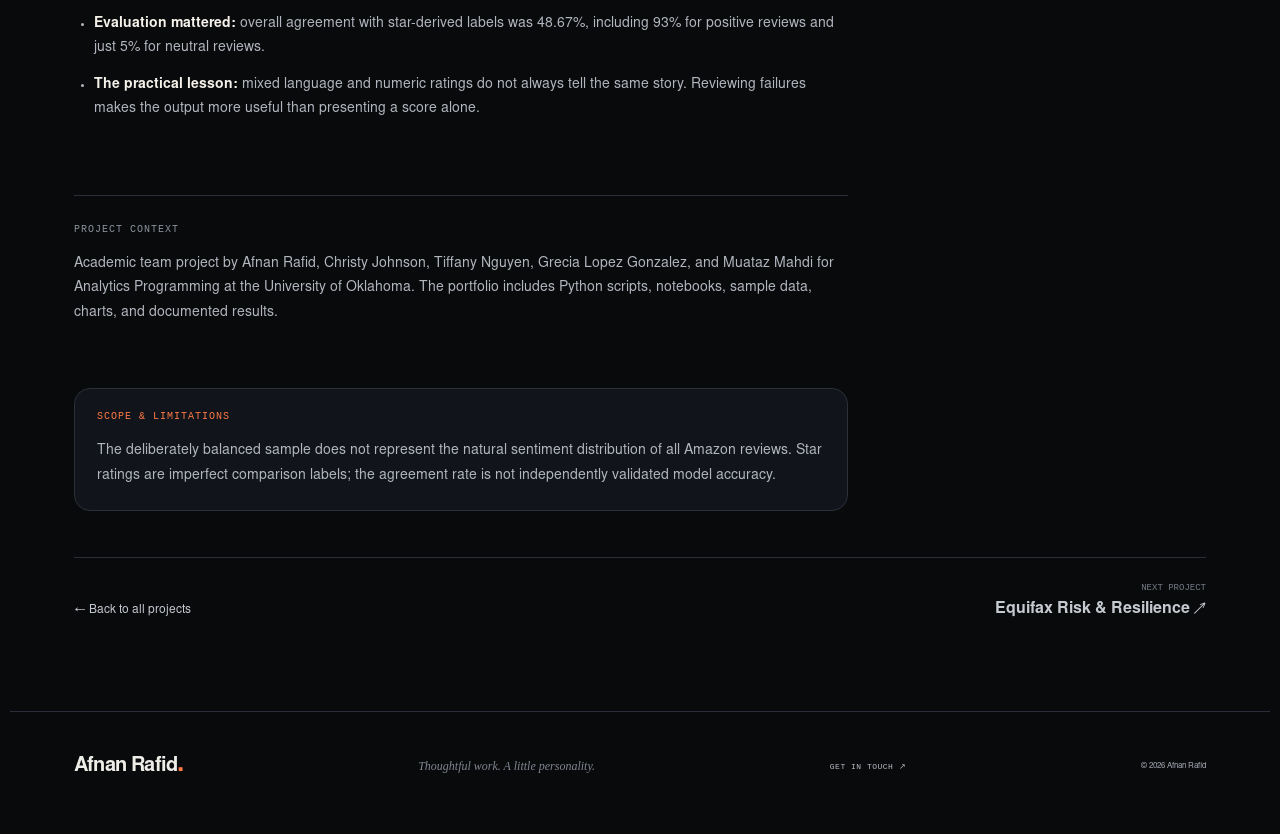
<file: projects/amazon-review-analytics/index.html>
<!doctype html>
<html lang="en"><head><meta charset="utf-8"><meta name="viewport" content="width=device-width,initial-scale=1"><meta name="theme-color" content="#090a0c">
<title>Amazon Review Analytics | Afnan Rafid</title>
  <meta name="description" content="Afnan Rafid’s Python NLP project: NLTK VADER, a balanced 300-review sample, complaint themes, and evaluation of sentiment-model limitations.">
  <meta name="robots" content="index,follow,max-image-preview:large">
  <meta name="author" content="Afnan Rafid">
  <link rel="canonical" href="https://arafid.github.io/projects/amazon-review-analytics/">
  <meta property="og:site_name" content="Afnan Rafid">
  <meta property="og:title" content="Amazon Review Analytics | Afnan Rafid">
  <meta property="og:description" content="Afnan Rafid’s Python NLP project: NLTK VADER, a balanced 300-review sample, complaint themes, and evaluation of sentiment-model limitations.">
  <meta property="og:type" content="website">
  <meta property="og:url" content="https://arafid.github.io/projects/amazon-review-analytics/">
  <meta property="og:locale" content="en_US">
  <meta property="og:image" content="https://arafid.github.io/assets/social-card.png">
  <meta property="og:image:width" content="1200">
  <meta property="og:image:height" content="630">
  <meta property="og:image:alt" content="Afnan Rafid — Data, technology, and business perspective">
  <meta name="twitter:card" content="summary_large_image">
  <meta name="twitter:title" content="Amazon Review Analytics | Afnan Rafid">
  <meta name="twitter:description" content="Afnan Rafid’s Python NLP project: NLTK VADER, a balanced 300-review sample, complaint themes, and evaluation of sentiment-model limitations.">
  <meta name="twitter:image" content="https://arafid.github.io/assets/social-card.png">
  <script type="application/ld+json">{"@context":"https://schema.org","@graph":[{"@type":"Person","@id":"https://arafid.github.io/#afnan-rafid","image":"https://arafid.github.io/assets/afnan-rafid-headshot.png","name":"Afnan Rafid","givenName":"Afnan","familyName":"Rafid","url":"https://arafid.github.io/","description":"Management Information Technology graduate student and Graduate Teaching Assistant at the University of Oklahoma, with project work in analytics, C# applications, cyber risk, and business strategy.","jobTitle":"Graduate Teaching Assistant","worksFor":{"@type":"CollegeOrUniversity","name":"University of Oklahoma"},"alumniOf":{"@type":"CollegeOrUniversity","name":"University of Oklahoma"},"sameAs":["https://www.linkedin.com/in/arafid/","https://github.com/arafid"],"knowsAbout":["Python","SQL","C#","Data analytics","Natural language processing","Cyber risk assessment","Business strategy"]},{"@type":"WebPage","@id":"https://arafid.github.io/projects/amazon-review-analytics/#webpage","url":"https://arafid.github.io/projects/amazon-review-analytics/","name":"Amazon Review Analytics — Afnan Rafid","description":"What can review text tell a seller that a star rating cannot? Our team built a reproducible text-analytics workflow to compare sentiment, identify complaint themes, and summarize product-level signals.","isPartOf":{"@id":"https://arafid.github.io/#website"},"mainEntity":{"@id":"https://arafid.github.io/projects/amazon-review-analytics/#project"},"breadcrumb":{"@id":"https://arafid.github.io/projects/amazon-review-analytics/#breadcrumb"},"inLanguage":"en-US"},{"@type":"CreativeWork","@id":"https://arafid.github.io/projects/amazon-review-analytics/#project","name":"Amazon Review Analytics","description":"What can review text tell a seller that a star rating cannot? Our team built a reproducible text-analytics workflow to compare sentiment, identify complaint themes, and summarize product-level signals.","url":"https://arafid.github.io/projects/amazon-review-analytics/","contributor":{"@id":"https://arafid.github.io/#afnan-rafid"},"genre":"Academic portfolio project","keywords":"Python, pandas, NLTK VADER, Tokenization, Error analysis","sameAs":"https://github.com/arafid/Amazon-Review-Analytics-NLP"},{"@type":"BreadcrumbList","@id":"https://arafid.github.io/projects/amazon-review-analytics/#breadcrumb","itemListElement":[{"@type":"ListItem","position":1,"name":"Afnan Rafid","item":"https://arafid.github.io/"},{"@type":"ListItem","position":2,"name":"Selected work","item":"https://arafid.github.io/#work"},{"@type":"ListItem","position":3,"name":"Amazon Review Analytics","item":"https://arafid.github.io/projects/amazon-review-analytics/"}]}]}</script>
<link rel="icon" href="/assets/favicon.svg" type="image/svg+xml"><link rel="stylesheet" href="/styles.css">
  <link rel="stylesheet" href="/secondary-dark.css"><link rel="stylesheet" href="/case-code.css"></head>
<body class="case-body"><a class="skip-link" href="#case-main">Skip to case study</a>
<header class="case-header section-wrap"><a class="wordmark" href="/">Afnan Rafid<span class="brand-dot">.</span></a><a class="case-back" href="/projects/">← All projects</a><a class="case-resume" href="/resume/">Résumé ↗</a></header>
<main id="case-main" class="case-page section-wrap"><nav class="case-breadcrumb" aria-label="Breadcrumb"><a href="/">Home</a><span>/</span><a href="/projects/">Projects</a><span>/</span><span aria-current="page">Amazon Review Analytics</span></nav>
<article><p class="eyebrow">PYTHON / NLP / ACADEMIC TEAM PROJECT</p><h1>Amazon Review Analytics</h1><p class="case-intro">What can review text tell a seller that a star rating cannot? Our team built a reproducible text-analytics workflow to compare sentiment, identify complaint themes, and summarize product-level signals.</p>
<div class="case-stats"><div><strong>300</strong><span>REVIEWS ANALYZED</span></div><div><strong>10</strong><span>PRODUCTS IN THE SAMPLE</span></div><div><strong>48.67%</strong><span>TEXT / STAR-LABEL AGREEMENT</span></div></div>
<div class="case-layout"><div class="case-content"><section><h2>THE WORKFLOW</h2><p>Drew a balanced, stratified 300-review sample from the 568,454-review Amazon Fine Food Reviews dataset. Applied rating-derived comparison labels, VADER sentiment scoring, tokenization, stop-word removal, keyword-based complaint classification, and product-level aggregation.</p></section>
<section class="tech-proof"><h2>UNDER THE HOOD / REPRESENTATIVE CODE</h2><p class="tech-proof-intro">A real excerpt from the sentiment pipeline: score review text with NLTK VADER, map the compound score to a class, then compare the text-derived label with the star-derived label.</p><div class="data-flow" aria-label="Amazon sentiment analytics workflow"><div class="flow-step"><small>01 / Raw data</small><strong>Review text + star score</strong></div><div class="flow-step"><small>02 / Model</small><strong>NLTK VADER compound score</strong></div><div class="flow-step"><small>03 / Evaluate</small><strong>Compare text vs. rating label</strong></div><div class="flow-step"><small>04 / Insight</small><strong>Failure cases + complaint themes</strong></div></div><div class="code-shell"><div class="code-top"><span>src/review_analytics.py · Python / NLTK</span><a href="https://github.com/arafid/Amazon-Review-Analytics-NLP/blob/main/src/review_analytics.py" target="_blank" rel="noopener noreferrer">View source ↗</a></div><pre class="code-block"><code>sia = SentimentIntensityAnalyzer()

def vader_sentiment(text):
    compound = sia.polarity_scores(text)["compound"]
    if compound &gt;= 0.05:
        return "positive"
    elif compound &lt;= -0.05:
        return "negative"
    return "neutral"

df["VADER_Sentiment"] = df["Text"].apply(vader_sentiment)
df["Match"] = df["RatingSentiment"] == df["VADER_Sentiment"]
accuracy = df["Match"].mean() * 100</code></pre></div><div class="code-explain"><b>Why it matters</b><p>The code makes the model testable instead of treating sentiment output as automatically correct. That evaluation exposed the sharp class imbalance in performance—especially the difficulty with neutral reviews—and motivated the failure-case analysis.</p></div></section>
<section><h2>THE USEFUL FINDINGS</h2><ul><li><strong>Complaint themes:</strong> taste appeared in 39 of the 100 negative sample reviews, followed by packaging in 18 and quality in 10.</li><li><strong>Evaluation mattered:</strong> overall agreement with star-derived labels was 48.67%, including 93% for positive reviews and just 5% for neutral reviews.</li><li><strong>The practical lesson:</strong> mixed language and numeric ratings do not always tell the same story. Reviewing failures makes the output more useful than presenting a score alone.</li></ul></section><section><h2>PROJECT CONTEXT</h2><p>Academic team project by Afnan Rafid, Christy Johnson, Tiffany Nguyen, Grecia Lopez Gonzalez, and Muataz Mahdi for Analytics Programming at the University of Oklahoma. The portfolio includes Python scripts, notebooks, sample data, charts, and documented results.</p></section>
<section class="case-scope"><h2>Scope & limitations</h2><p>The deliberately balanced sample does not represent the natural sentiment distribution of all Amazon reviews. Star ratings are imperfect comparison labels; the agreement rate is not independently validated model accuracy.</p></section></div>
<aside class="case-sidebar" aria-label="Project resources"><h2>Tools & methods</h2><div class="tags"><span>Python</span><span>pandas</span><span>NLTK VADER</span><span>Tokenization</span><span>Error analysis</span></div><h2>Explore the work</h2><a class="button button-dark" href="https://github.com/arafid/Amazon-Review-Analytics-NLP" target="_blank" rel="noopener noreferrer">GitHub repository ↗</a><a class="text-link" href="https://github.com/arafid/Amazon-Review-Analytics-NLP/blob/main/docs/technical_case_study.md" target="_blank" rel="noopener noreferrer">Technical case study ↗</a><div class="case-contact-note"><h2>Let’s connect</h2><p>Interested in my approach to analytics, applications, or technology risk?</p><a href="mailto:arafid@ou.edu">arafid@ou.edu ↗</a></div></aside></div></article>
<nav class="case-next" aria-label="More project work"><a href="/projects/">← Back to all projects</a><a href="/projects/equifax-cyber-risk-assessment/"><span>NEXT PROJECT</span>Equifax Risk &amp; Resilience ↗</a></nav></main>
<footer class="site-footer section-wrap"><a class="wordmark" href="/">Afnan Rafid<span class="brand-dot">.</span></a><p>Thoughtful work. A little personality.</p><a class="back-top" href="/#contact">GET IN TOUCH ↗</a><span>© 2026 Afnan Rafid</span></footer></body></html>
</file>
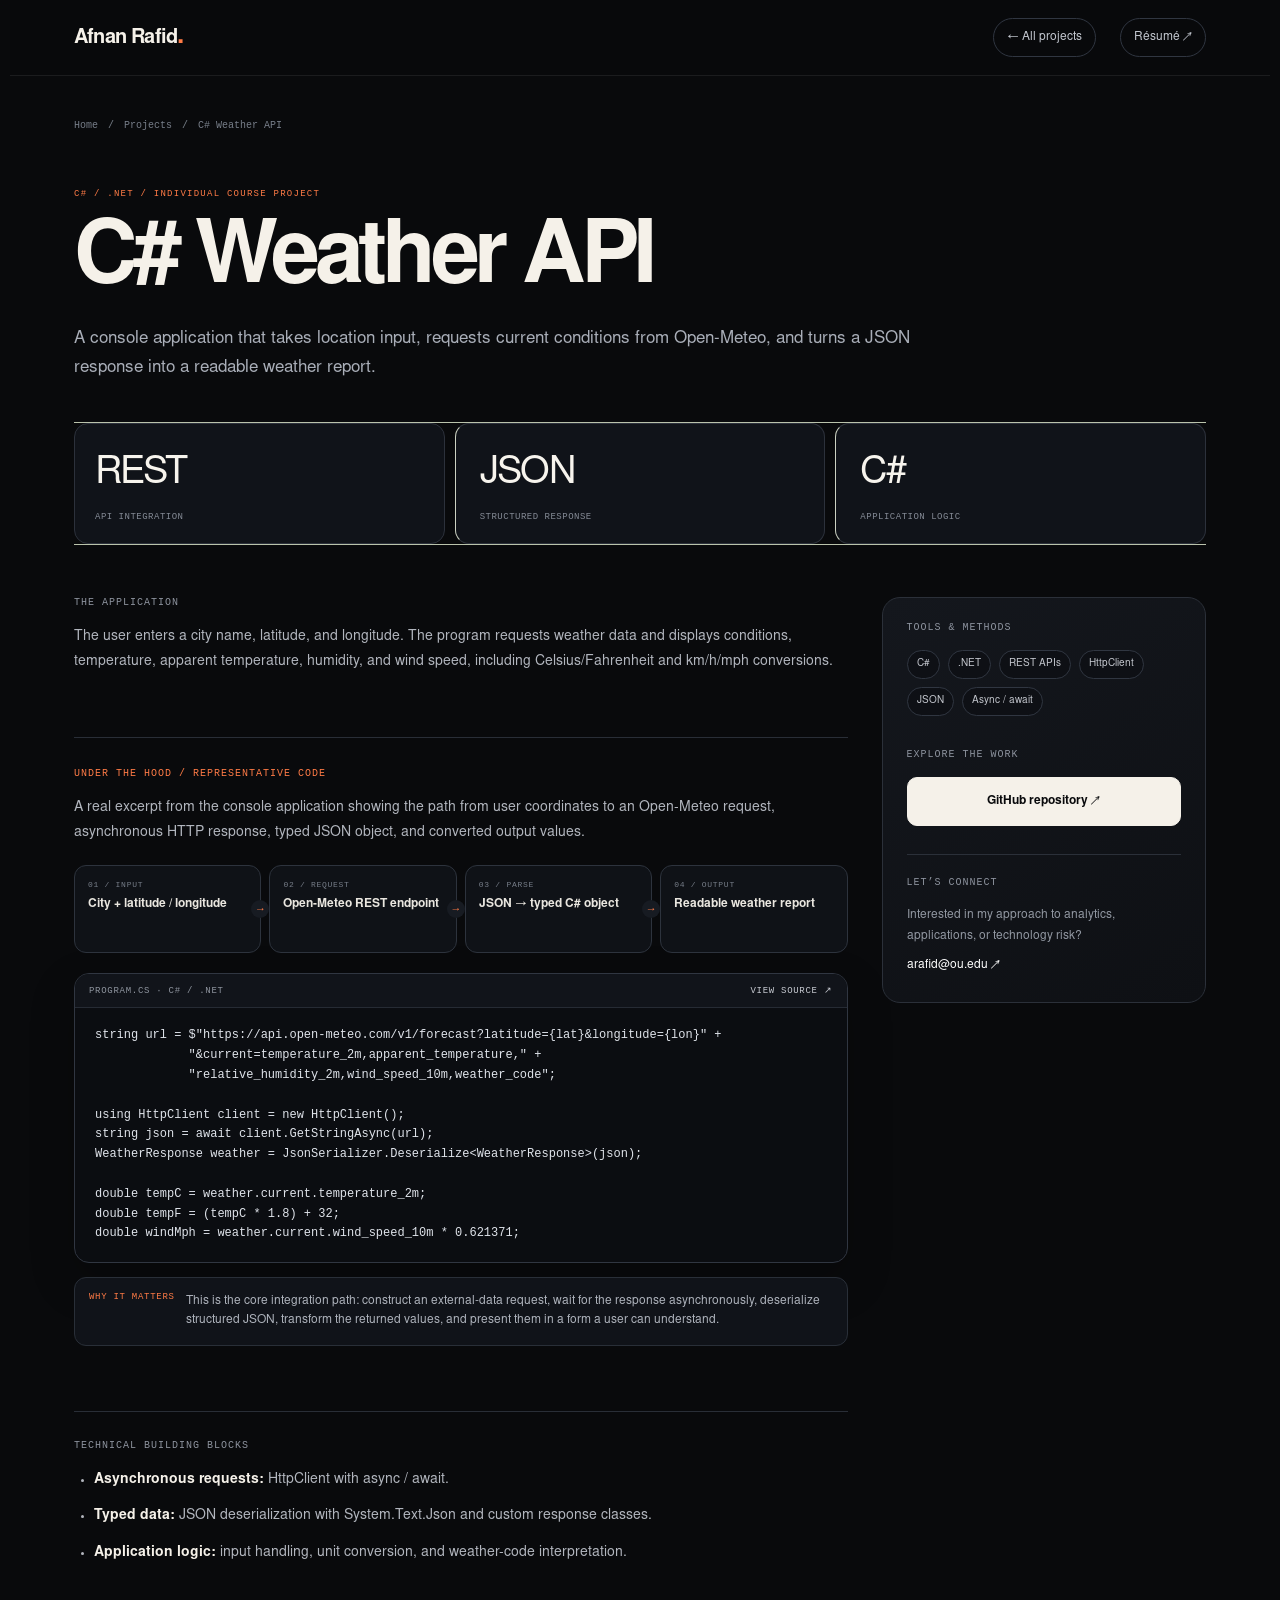
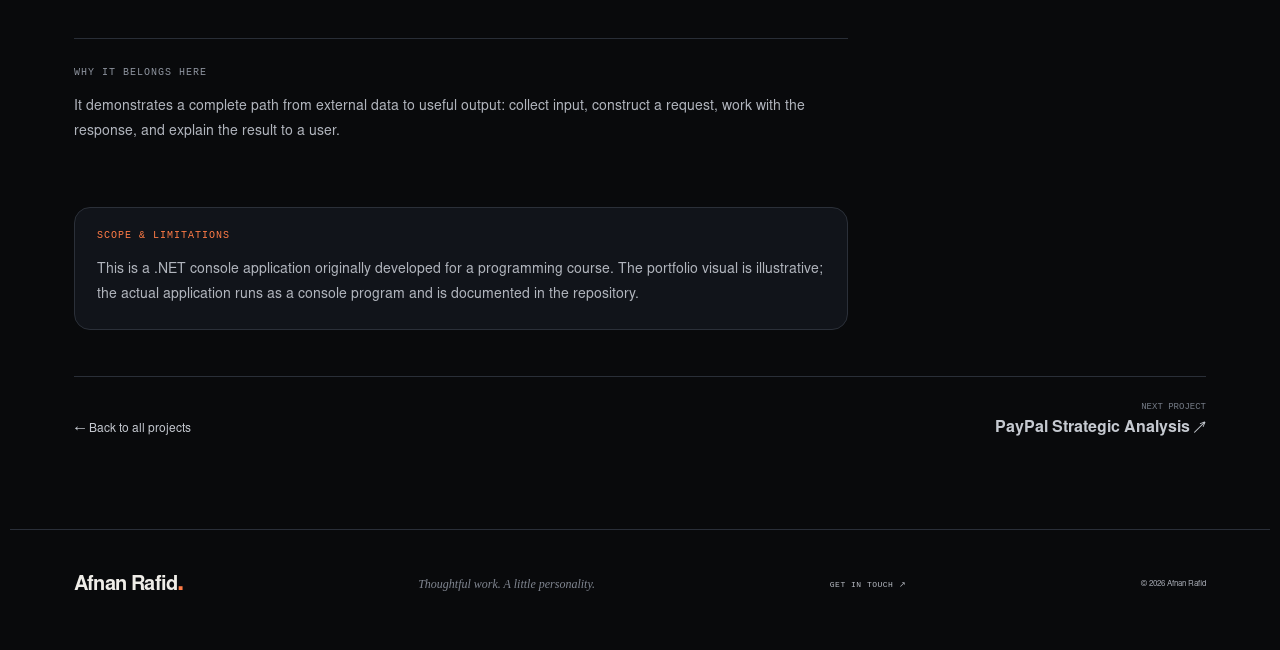
<file: projects/csharp-weather-api/index.html>
<!doctype html>
<html lang="en"><head><meta charset="utf-8"><meta name="viewport" content="width=device-width,initial-scale=1"><meta name="theme-color" content="#090a0c">
<title>C# Weather API | Afnan Rafid</title>
  <meta name="description" content="Explore Afnan Rafid’s C#/.NET Weather API project using async HTTP requests, Open-Meteo, JSON deserialization, and unit conversion.">
  <meta name="robots" content="index,follow,max-image-preview:large">
  <meta name="author" content="Afnan Rafid">
  <link rel="canonical" href="https://arafid.github.io/projects/csharp-weather-api/">
  <meta property="og:site_name" content="Afnan Rafid">
  <meta property="og:title" content="C# Weather API | Afnan Rafid">
  <meta property="og:description" content="Explore Afnan Rafid’s C#/.NET Weather API project using async HTTP requests, Open-Meteo, JSON deserialization, and unit conversion.">
  <meta property="og:type" content="website">
  <meta property="og:url" content="https://arafid.github.io/projects/csharp-weather-api/">
  <meta property="og:locale" content="en_US">
  <meta property="og:image" content="https://arafid.github.io/assets/social-card.png">
  <meta property="og:image:width" content="1200">
  <meta property="og:image:height" content="630">
  <meta property="og:image:alt" content="Afnan Rafid — Data, technology, and business perspective">
  <meta name="twitter:card" content="summary_large_image">
  <meta name="twitter:title" content="C# Weather API | Afnan Rafid">
  <meta name="twitter:description" content="Explore Afnan Rafid’s C#/.NET Weather API project using async HTTP requests, Open-Meteo, JSON deserialization, and unit conversion.">
  <meta name="twitter:image" content="https://arafid.github.io/assets/social-card.png">
  <script type="application/ld+json">{"@context":"https://schema.org","@graph":[{"@type":"Person","@id":"https://arafid.github.io/#afnan-rafid","image":"https://arafid.github.io/assets/afnan-rafid-headshot.png","name":"Afnan Rafid","givenName":"Afnan","familyName":"Rafid","url":"https://arafid.github.io/","description":"Management Information Technology graduate student and Graduate Teaching Assistant at the University of Oklahoma, with project work in analytics, C# applications, cyber risk, and business strategy.","jobTitle":"Graduate Teaching Assistant","worksFor":{"@type":"CollegeOrUniversity","name":"University of Oklahoma"},"alumniOf":{"@type":"CollegeOrUniversity","name":"University of Oklahoma"},"sameAs":["https://www.linkedin.com/in/arafid/","https://github.com/arafid"],"knowsAbout":["Python","SQL","C#","Data analytics","Natural language processing","Cyber risk assessment","Business strategy"]},{"@type":"WebPage","@id":"https://arafid.github.io/projects/csharp-weather-api/#webpage","url":"https://arafid.github.io/projects/csharp-weather-api/","name":"C# Weather API — Afnan Rafid","description":"A console application that takes location input, requests current conditions from Open-Meteo, and turns a JSON response into a readable weather report.","isPartOf":{"@id":"https://arafid.github.io/#website"},"mainEntity":{"@id":"https://arafid.github.io/projects/csharp-weather-api/#project"},"breadcrumb":{"@id":"https://arafid.github.io/projects/csharp-weather-api/#breadcrumb"},"inLanguage":"en-US"},{"@type":"CreativeWork","@id":"https://arafid.github.io/projects/csharp-weather-api/#project","name":"C# Weather API","description":"A console application that takes location input, requests current conditions from Open-Meteo, and turns a JSON response into a readable weather report.","url":"https://arafid.github.io/projects/csharp-weather-api/","contributor":{"@id":"https://arafid.github.io/#afnan-rafid"},"genre":"Academic portfolio project","keywords":"C#, .NET, REST APIs, HttpClient, JSON, Async / await","sameAs":"https://github.com/arafid/CSharp-Weather-API"},{"@type":"BreadcrumbList","@id":"https://arafid.github.io/projects/csharp-weather-api/#breadcrumb","itemListElement":[{"@type":"ListItem","position":1,"name":"Afnan Rafid","item":"https://arafid.github.io/"},{"@type":"ListItem","position":2,"name":"Selected work","item":"https://arafid.github.io/#work"},{"@type":"ListItem","position":3,"name":"C# Weather API","item":"https://arafid.github.io/projects/csharp-weather-api/"}]}]}</script>
<link rel="icon" href="/assets/favicon.svg" type="image/svg+xml"><link rel="stylesheet" href="/styles.css">
  <link rel="stylesheet" href="/secondary-dark.css"><link rel="stylesheet" href="/case-code.css"></head>
<body class="case-body"><a class="skip-link" href="#case-main">Skip to case study</a>
<header class="case-header section-wrap"><a class="wordmark" href="/">Afnan Rafid<span class="brand-dot">.</span></a><a class="case-back" href="/projects/">← All projects</a><a class="case-resume" href="/resume/">Résumé ↗</a></header>
<main id="case-main" class="case-page section-wrap"><nav class="case-breadcrumb" aria-label="Breadcrumb"><a href="/">Home</a><span>/</span><a href="/projects/">Projects</a><span>/</span><span aria-current="page">C# Weather API</span></nav>
<article><p class="eyebrow">C# / .NET / INDIVIDUAL COURSE PROJECT</p><h1>C# Weather API</h1><p class="case-intro">A console application that takes location input, requests current conditions from Open-Meteo, and turns a JSON response into a readable weather report.</p>
<div class="case-stats"><div><strong>REST</strong><span>API INTEGRATION</span></div><div><strong>JSON</strong><span>STRUCTURED RESPONSE</span></div><div><strong>C#</strong><span>APPLICATION LOGIC</span></div></div>
<div class="case-layout"><div class="case-content"><section><h2>THE APPLICATION</h2><p>The user enters a city name, latitude, and longitude. The program requests weather data and displays conditions, temperature, apparent temperature, humidity, and wind speed, including Celsius/Fahrenheit and km/h/mph conversions.</p></section>
<section class="tech-proof"><h2>UNDER THE HOOD / REPRESENTATIVE CODE</h2><p class="tech-proof-intro">A real excerpt from the console application showing the path from user coordinates to an Open-Meteo request, asynchronous HTTP response, typed JSON object, and converted output values.</p><div class="data-flow" aria-label="C# Weather API workflow"><div class="flow-step"><small>01 / Input</small><strong>City + latitude / longitude</strong></div><div class="flow-step"><small>02 / Request</small><strong>Open-Meteo REST endpoint</strong></div><div class="flow-step"><small>03 / Parse</small><strong>JSON → typed C# object</strong></div><div class="flow-step"><small>04 / Output</small><strong>Readable weather report</strong></div></div><div class="code-shell"><div class="code-top"><span>Program.cs · C# / .NET</span><a href="https://github.com/arafid/CSharp-Weather-API/blob/master/Program.cs" target="_blank" rel="noopener noreferrer">View source ↗</a></div><pre class="code-block"><code>string url = $"https://api.open-meteo.com/v1/forecast?latitude={lat}&amp;longitude={lon}" +
             "&amp;current=temperature_2m,apparent_temperature," +
             "relative_humidity_2m,wind_speed_10m,weather_code";

using HttpClient client = new HttpClient();
string json = await client.GetStringAsync(url);
WeatherResponse weather = JsonSerializer.Deserialize&lt;WeatherResponse&gt;(json);

double tempC = weather.current.temperature_2m;
double tempF = (tempC * 1.8) + 32;
double windMph = weather.current.wind_speed_10m * 0.621371;</code></pre></div><div class="code-explain"><b>Why it matters</b><p>This is the core integration path: construct an external-data request, wait for the response asynchronously, deserialize structured JSON, transform the returned values, and present them in a form a user can understand.</p></div></section>
<section><h2>TECHNICAL BUILDING BLOCKS</h2><ul><li><strong>Asynchronous requests:</strong> HttpClient with async / await.</li><li><strong>Typed data:</strong> JSON deserialization with System.Text.Json and custom response classes.</li><li><strong>Application logic:</strong> input handling, unit conversion, and weather-code interpretation.</li></ul></section><section><h2>WHY IT BELONGS HERE</h2><p>It demonstrates a complete path from external data to useful output: collect input, construct a request, work with the response, and explain the result to a user.</p></section>
<section class="case-scope"><h2>Scope & limitations</h2><p>This is a .NET console application originally developed for a programming course. The portfolio visual is illustrative; the actual application runs as a console program and is documented in the repository.</p></section></div>
<aside class="case-sidebar" aria-label="Project resources"><h2>Tools & methods</h2><div class="tags"><span>C#</span><span>.NET</span><span>REST APIs</span><span>HttpClient</span><span>JSON</span><span>Async / await</span></div><h2>Explore the work</h2><a class="button button-dark" href="https://github.com/arafid/CSharp-Weather-API" target="_blank" rel="noopener noreferrer">GitHub repository ↗</a><div class="case-contact-note"><h2>Let’s connect</h2><p>Interested in my approach to analytics, applications, or technology risk?</p><a href="mailto:arafid@ou.edu">arafid@ou.edu ↗</a></div></aside></div></article>
<nav class="case-next" aria-label="More project work"><a href="/projects/">← Back to all projects</a><a href="/projects/paypal-strategic-analysis/"><span>NEXT PROJECT</span>PayPal Strategic Analysis ↗</a></nav></main>
<footer class="site-footer section-wrap"><a class="wordmark" href="/">Afnan Rafid<span class="brand-dot">.</span></a><p>Thoughtful work. A little personality.</p><a class="back-top" href="/#contact">GET IN TOUCH ↗</a><span>© 2026 Afnan Rafid</span></footer></body></html>
</file>
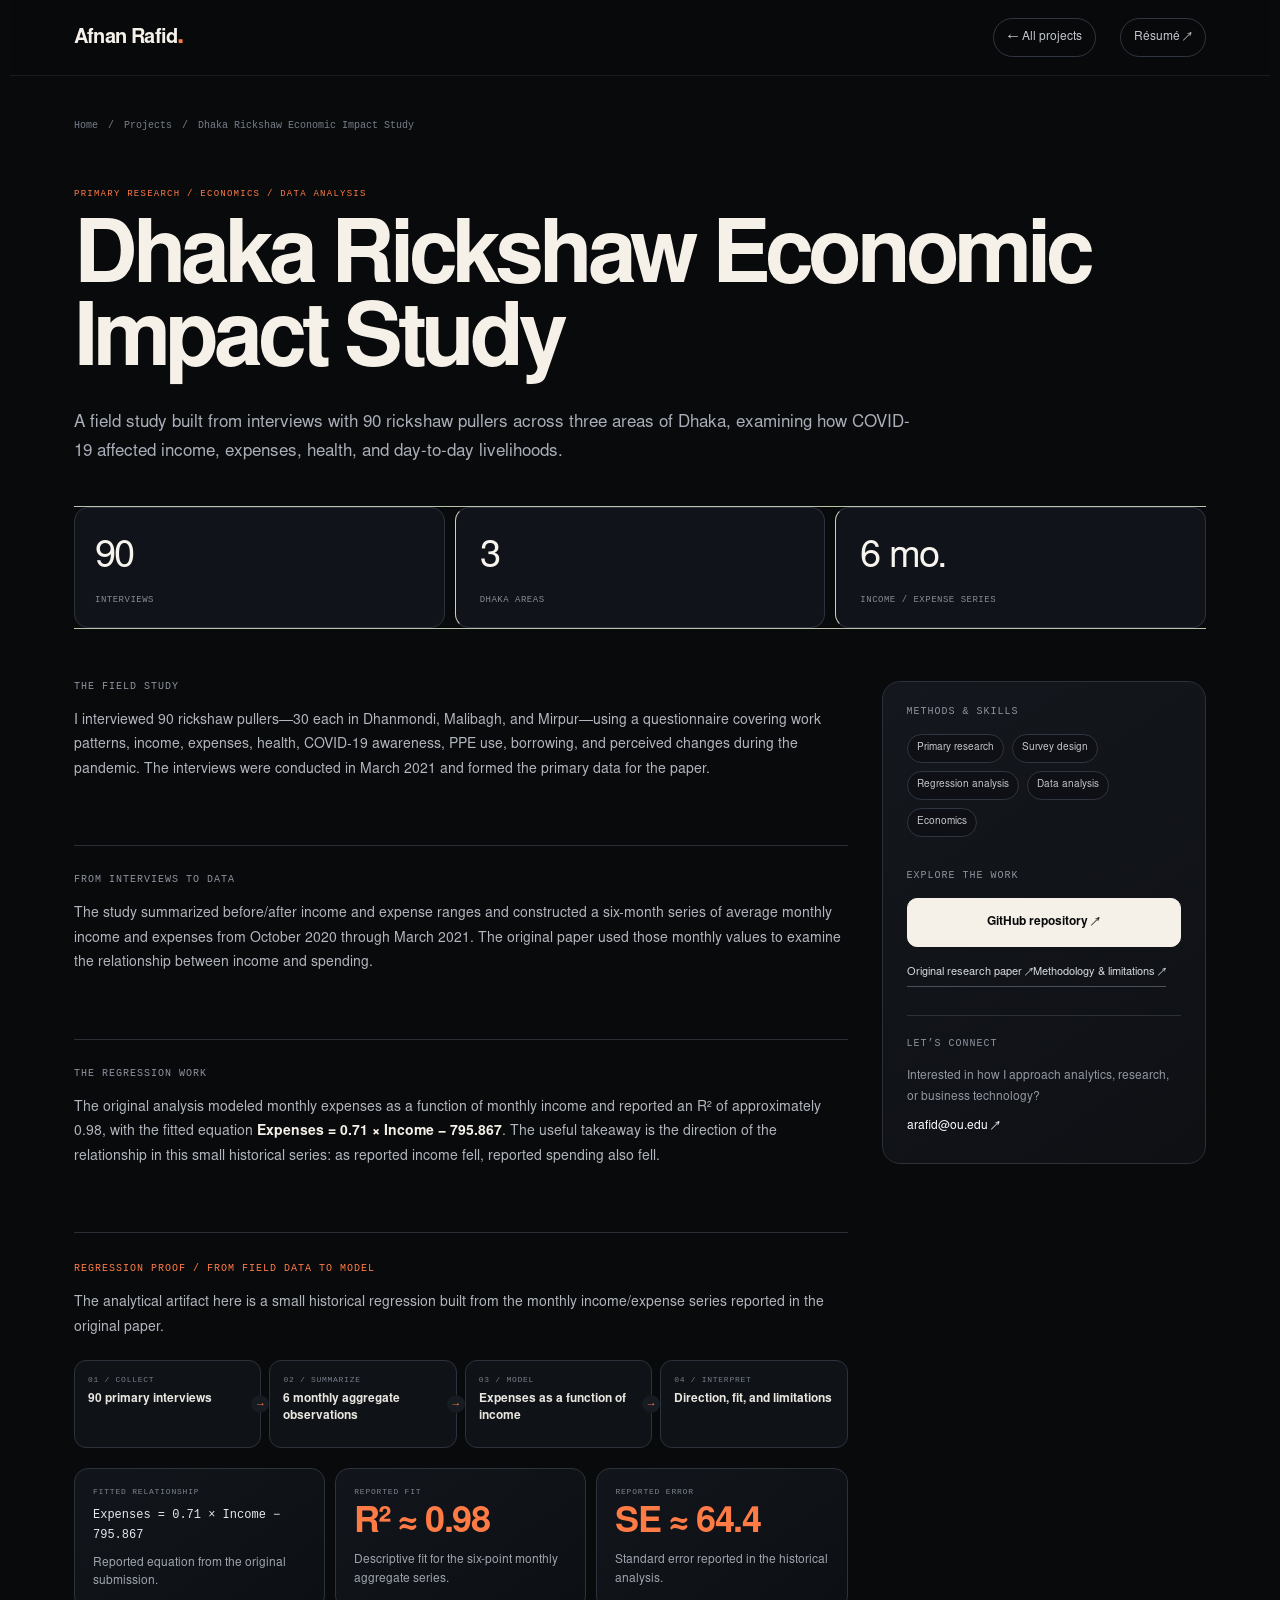
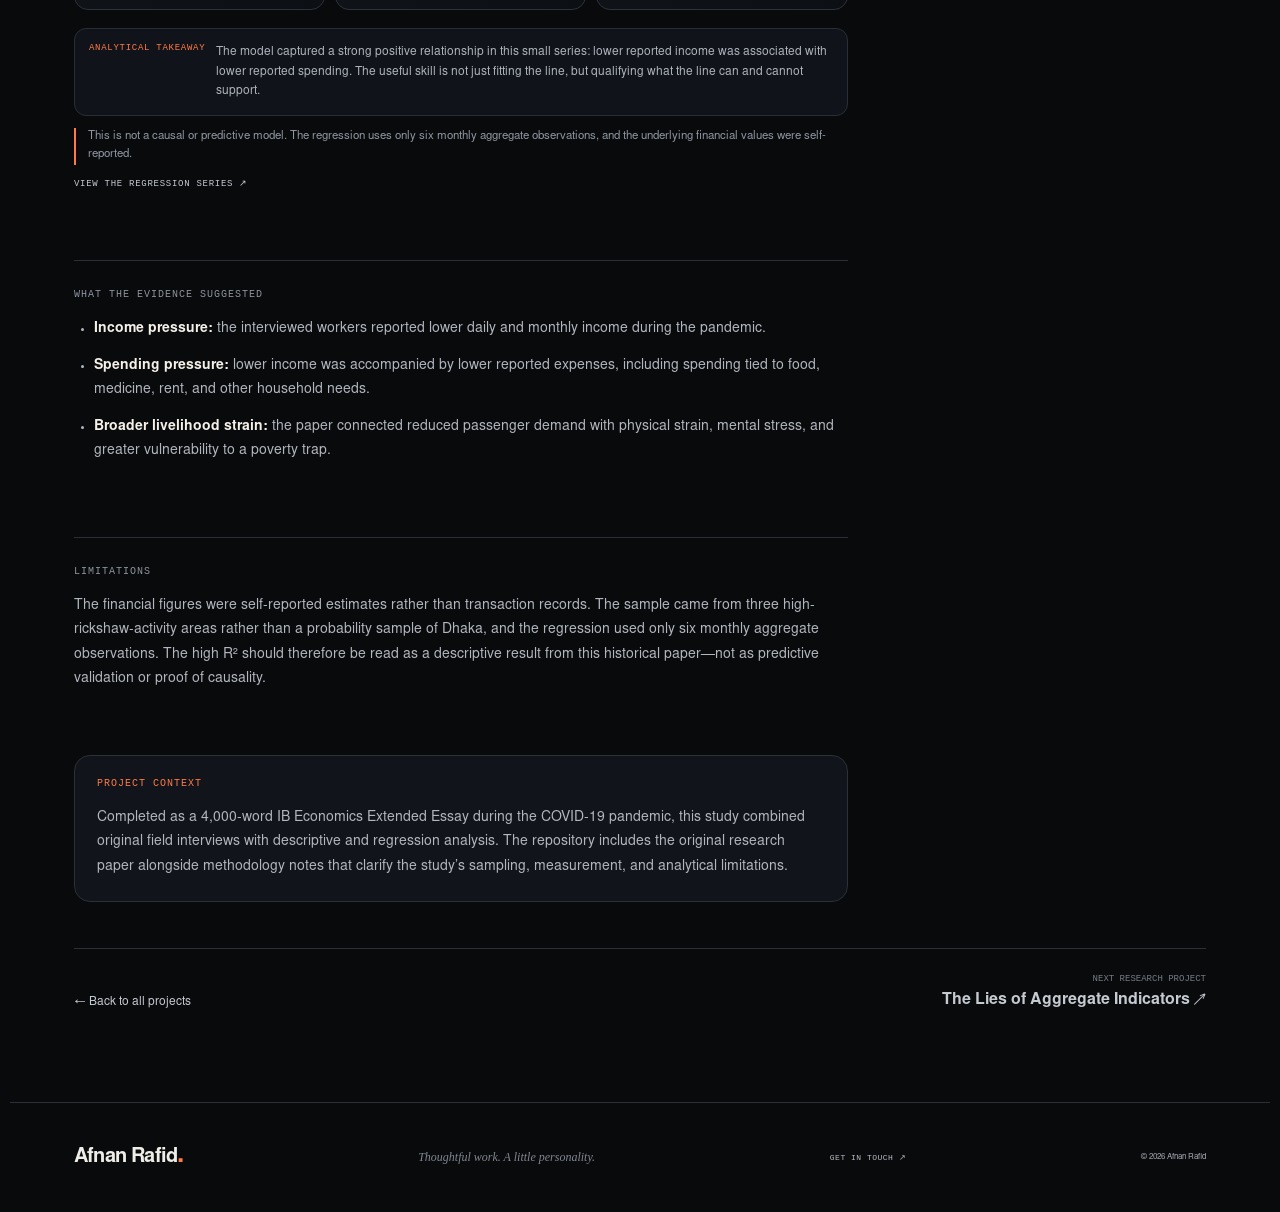
<file: projects/dhaka-rickshaw-economic-impact/index.html>
<!doctype html>
<html lang="en"><head><meta charset="utf-8"><meta name="viewport" content="width=device-width,initial-scale=1"><meta name="theme-color" content="#090a0c">
<title>Dhaka Rickshaw Economic Impact Study | Afnan Rafid</title>
  <meta name="description" content="Primary research by Afnan Rafid using interviews with 90 Dhaka rickshaw pullers, descriptive analysis, and regression to examine COVID-19’s economic impact.">
  <meta name="robots" content="index,follow,max-image-preview:large">
  <meta name="author" content="Afnan Rafid">
  <link rel="canonical" href="https://arafid.github.io/projects/dhaka-rickshaw-economic-impact/">
  <meta property="og:site_name" content="Afnan Rafid">
  <meta property="og:title" content="Dhaka Rickshaw Economic Impact Study | Afnan Rafid">
  <meta property="og:description" content="Primary research using 90 interviews to examine how COVID-19 affected income, expenses, and livelihoods among rickshaw pullers in Dhaka.">
  <meta property="og:type" content="website">
  <meta property="og:url" content="https://arafid.github.io/projects/dhaka-rickshaw-economic-impact/">
  <meta property="og:locale" content="en_US">
  <meta property="og:image" content="https://arafid.github.io/assets/social-card.png">
  <meta property="og:image:width" content="1200">
  <meta property="og:image:height" content="630">
  <meta property="og:image:alt" content="Afnan Rafid — Data, technology, and business perspective">
  <meta name="twitter:card" content="summary_large_image">
  <meta name="twitter:title" content="Dhaka Rickshaw Economic Impact Study | Afnan Rafid">
  <meta name="twitter:description" content="Primary research using 90 interviews to examine how COVID-19 affected income, expenses, and livelihoods among rickshaw pullers in Dhaka.">
  <meta name="twitter:image" content="https://arafid.github.io/assets/social-card.png">
  <script type="application/ld+json">{"@context":"https://schema.org","@graph":[{"@type":"Person","@id":"https://arafid.github.io/#afnan-rafid","name":"Afnan Rafid","url":"https://arafid.github.io/","sameAs":["https://www.linkedin.com/in/arafid/","https://github.com/arafid"]},{"@type":"WebPage","@id":"https://arafid.github.io/projects/dhaka-rickshaw-economic-impact/#webpage","url":"https://arafid.github.io/projects/dhaka-rickshaw-economic-impact/","name":"Dhaka Rickshaw Economic Impact Study — Afnan Rafid","description":"Primary research using 90 interviews to examine how COVID-19 affected income, expenses, and livelihoods among rickshaw pullers in Dhaka.","isPartOf":{"@id":"https://arafid.github.io/#website"},"mainEntity":{"@id":"https://arafid.github.io/projects/dhaka-rickshaw-economic-impact/#project"},"inLanguage":"en-US"},{"@type":"CreativeWork","@id":"https://arafid.github.io/projects/dhaka-rickshaw-economic-impact/#project","name":"Dhaka Rickshaw Economic Impact Study","description":"A field study built from interviews with 90 rickshaw pullers across Dhanmondi, Malibagh, and Mirpur, examining how COVID-19 affected income, expenses, health, and livelihoods.","url":"https://arafid.github.io/projects/dhaka-rickshaw-economic-impact/","contributor":{"@id":"https://arafid.github.io/#afnan-rafid"},"genre":"Independent academic research","keywords":"primary research, survey research, regression analysis, data analysis, economics, Bangladesh","sameAs":"https://github.com/arafid/Dhaka-Rickshaw-Economic-Impact-Research"}]}</script>
<link rel="icon" href="/assets/favicon.svg" type="image/svg+xml"><link rel="stylesheet" href="/styles.css">
  <link rel="stylesheet" href="/secondary-dark.css"><link rel="stylesheet" href="/case-code.css"></head>
<body class="case-body"><a class="skip-link" href="#case-main">Skip to case study</a>
<header class="case-header section-wrap"><a class="wordmark" href="/">Afnan Rafid<span class="brand-dot">.</span></a><a class="case-back" href="/projects/">← All projects</a><a class="case-resume" href="/resume/">Résumé ↗</a></header>
<main id="case-main" class="case-page section-wrap"><nav class="case-breadcrumb" aria-label="Breadcrumb"><a href="/">Home</a><span>/</span><a href="/projects/">Projects</a><span>/</span><span aria-current="page">Dhaka Rickshaw Economic Impact Study</span></nav>
<article><p class="eyebrow">PRIMARY RESEARCH / ECONOMICS / DATA ANALYSIS</p><h1>Dhaka Rickshaw Economic Impact Study</h1><p class="case-intro">A field study built from interviews with 90 rickshaw pullers across three areas of Dhaka, examining how COVID-19 affected income, expenses, health, and day-to-day livelihoods.</p>
<div class="case-stats"><div><strong>90</strong><span>INTERVIEWS</span></div><div><strong>3</strong><span>DHAKA AREAS</span></div><div><strong>6 mo.</strong><span>INCOME / EXPENSE SERIES</span></div></div>
<div class="case-layout"><div class="case-content">
<section><h2>THE FIELD STUDY</h2><p>I interviewed 90 rickshaw pullers—30 each in Dhanmondi, Malibagh, and Mirpur—using a questionnaire covering work patterns, income, expenses, health, COVID-19 awareness, PPE use, borrowing, and perceived changes during the pandemic. The interviews were conducted in March 2021 and formed the primary data for the paper.</p></section>
<section><h2>FROM INTERVIEWS TO DATA</h2><p>The study summarized before/after income and expense ranges and constructed a six-month series of average monthly income and expenses from October 2020 through March 2021. The original paper used those monthly values to examine the relationship between income and spending.</p></section>
<section><h2>THE REGRESSION WORK</h2><p>The original analysis modeled monthly expenses as a function of monthly income and reported an R² of approximately 0.98, with the fitted equation <strong>Expenses = 0.71 × Income − 795.867</strong>. The useful takeaway is the direction of the relationship in this small historical series: as reported income fell, reported spending also fell.</p></section>
<section class="tech-proof"><h2>REGRESSION PROOF / FROM FIELD DATA TO MODEL</h2><p class="tech-proof-intro">The analytical artifact here is a small historical regression built from the monthly income/expense series reported in the original paper.</p><div class="data-flow" aria-label="Dhaka research regression workflow"><div class="flow-step"><small>01 / Collect</small><strong>90 primary interviews</strong></div><div class="flow-step"><small>02 / Summarize</small><strong>6 monthly aggregate observations</strong></div><div class="flow-step"><small>03 / Model</small><strong>Expenses as a function of income</strong></div><div class="flow-step"><small>04 / Interpret</small><strong>Direction, fit, and limitations</strong></div></div><div class="artifact-grid three"><div class="artifact-card"><small>Fitted relationship</small><div class="equation">Expenses = 0.71 × Income − 795.867</div><p>Reported equation from the original submission.</p></div><div class="artifact-card"><small>Reported fit</small><div class="metric">R² ≈ 0.98</div><p>Descriptive fit for the six-point monthly aggregate series.</p></div><div class="artifact-card"><small>Reported error</small><div class="metric">SE ≈ 64.4</div><p>Standard error reported in the historical analysis.</p></div></div><div class="code-explain"><b>Analytical takeaway</b><p>The model captured a strong positive relationship in this small series: lower reported income was associated with lower reported spending. The useful skill is not just fitting the line, but qualifying what the line can and cannot support.</p></div><p class="artifact-note">This is not a causal or predictive model. The regression uses only six monthly aggregate observations, and the underlying financial values were self-reported.</p><a class="proof-link" href="https://github.com/arafid/Dhaka-Rickshaw-Economic-Impact-Research/blob/main/data/monthly-income-expenses.csv" target="_blank" rel="noopener noreferrer">View the regression series ↗</a></section>
<section><h2>WHAT THE EVIDENCE SUGGESTED</h2><ul><li><strong>Income pressure:</strong> the interviewed workers reported lower daily and monthly income during the pandemic.</li><li><strong>Spending pressure:</strong> lower income was accompanied by lower reported expenses, including spending tied to food, medicine, rent, and other household needs.</li><li><strong>Broader livelihood strain:</strong> the paper connected reduced passenger demand with physical strain, mental stress, and greater vulnerability to a poverty trap.</li></ul></section>
<section><h2>LIMITATIONS</h2><p>The financial figures were self-reported estimates rather than transaction records. The sample came from three high-rickshaw-activity areas rather than a probability sample of Dhaka, and the regression used only six monthly aggregate observations. The high R² should therefore be read as a descriptive result from this historical paper—not as predictive validation or proof of causality.</p></section>
<section class="case-scope"><h2>Project context</h2><p>Completed as a 4,000-word IB Economics Extended Essay during the COVID-19 pandemic, this study combined original field interviews with descriptive and regression analysis. The repository includes the original research paper alongside methodology notes that clarify the study’s sampling, measurement, and analytical limitations.</p></section></div>
<aside class="case-sidebar" aria-label="Project resources"><h2>Methods &amp; skills</h2><div class="tags"><span>Primary research</span><span>Survey design</span><span>Regression analysis</span><span>Data analysis</span><span>Economics</span></div><h2>Explore the work</h2><a class="button button-dark" href="https://github.com/arafid/Dhaka-Rickshaw-Economic-Impact-Research" target="_blank" rel="noopener noreferrer">GitHub repository ↗</a><a class="text-link" href="https://github.com/arafid/Dhaka-Rickshaw-Economic-Impact-Research/blob/main/docs/Economic-Impact-of-COVID-19-on-Dhaka-Rickshaw-Pullers.pdf" target="_blank" rel="noopener noreferrer">Original research paper ↗</a><a class="text-link" href="https://github.com/arafid/Dhaka-Rickshaw-Economic-Impact-Research/blob/main/docs/methodology-and-limitations.md" target="_blank" rel="noopener noreferrer">Methodology &amp; limitations ↗</a><div class="case-contact-note"><h2>Let’s connect</h2><p>Interested in how I approach analytics, research, or business technology?</p><a href="mailto:arafid@ou.edu">arafid@ou.edu ↗</a></div></aside></div></article>
<nav class="case-next" aria-label="More project work"><a href="/projects/">← Back to all projects</a><a href="/projects/aggregate-indicators/"><span>NEXT RESEARCH PROJECT</span>The Lies of Aggregate Indicators ↗</a></nav></main>
<footer class="site-footer section-wrap"><a class="wordmark" href="/">Afnan Rafid<span class="brand-dot">.</span></a><p>Thoughtful work. A little personality.</p><a class="back-top" href="/#contact">GET IN TOUCH ↗</a><span>© 2026 Afnan Rafid</span></footer></body></html>
</file>
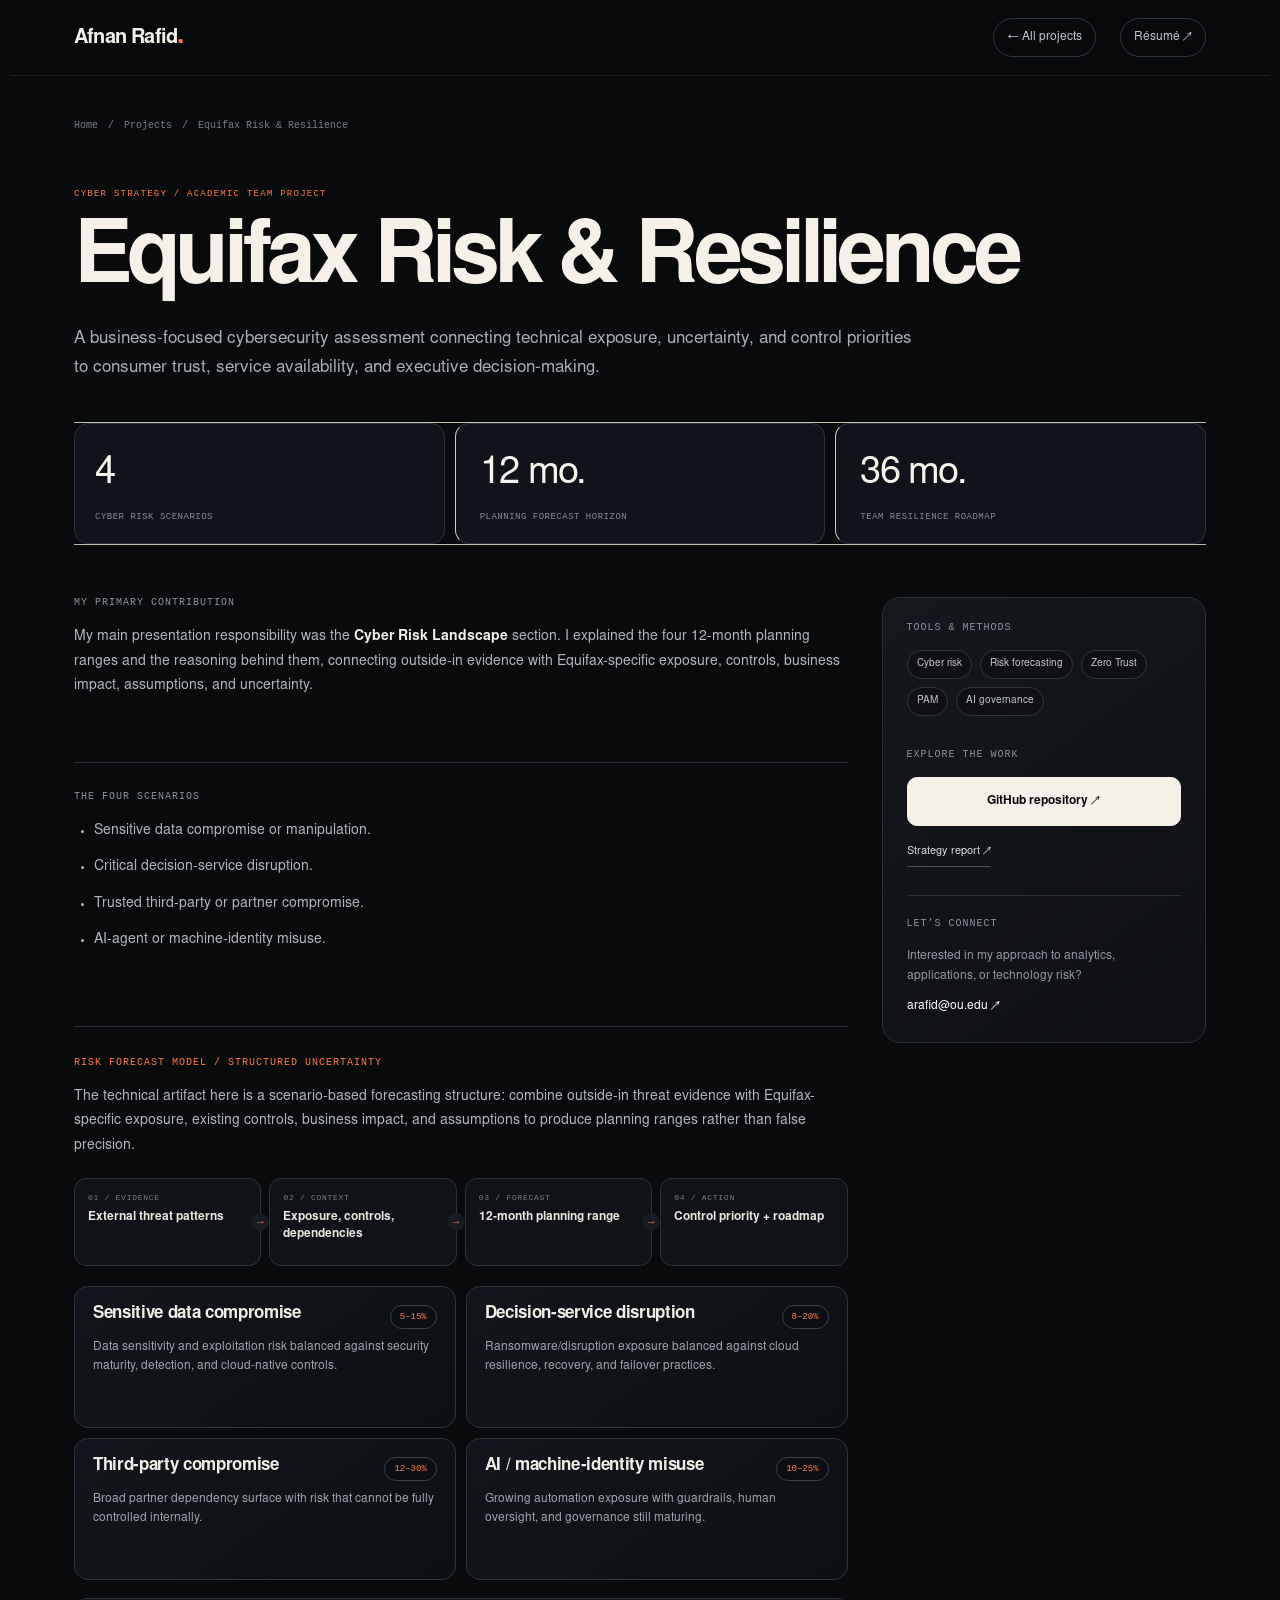
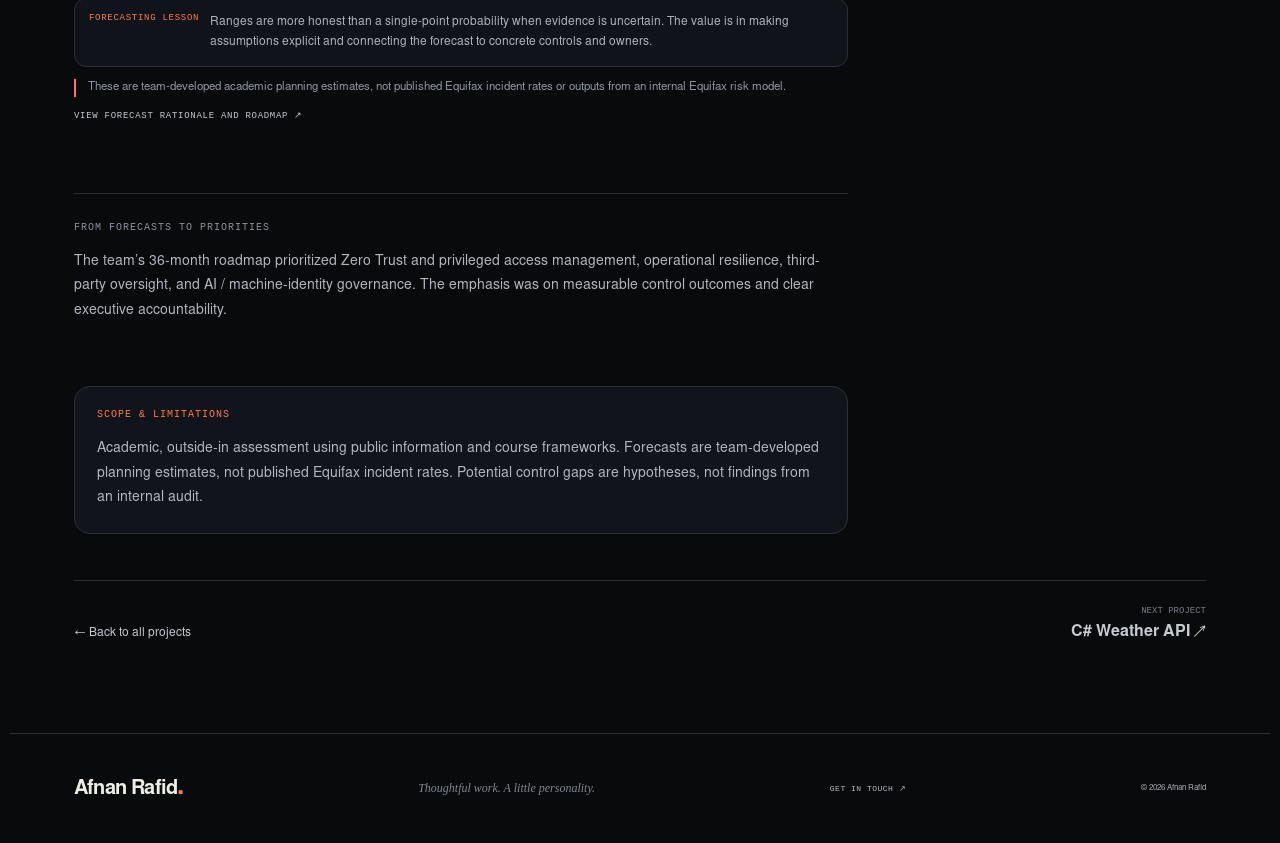
<file: projects/equifax-cyber-risk-assessment/index.html>
<!doctype html>
<html lang="en"><head><meta charset="utf-8"><meta name="viewport" content="width=device-width,initial-scale=1"><meta name="theme-color" content="#090a0c">
<title>Equifax Risk &amp; Resilience | Afnan Rafid</title>
  <meta name="description" content="Afnan Rafid’s contribution to a team Equifax cyber risk assessment: four forecast scenarios, business impact, and a 36-month resilience roadmap.">
  <meta name="robots" content="index,follow,max-image-preview:large">
  <meta name="author" content="Afnan Rafid">
  <link rel="canonical" href="https://arafid.github.io/projects/equifax-cyber-risk-assessment/">
  <meta property="og:site_name" content="Afnan Rafid">
  <meta property="og:title" content="Equifax Risk &amp; Resilience | Afnan Rafid">
  <meta property="og:description" content="Afnan Rafid’s contribution to a team Equifax cyber risk assessment: four forecast scenarios, business impact, and a 36-month resilience roadmap.">
  <meta property="og:type" content="website">
  <meta property="og:url" content="https://arafid.github.io/projects/equifax-cyber-risk-assessment/">
  <meta property="og:locale" content="en_US">
  <meta property="og:image" content="https://arafid.github.io/assets/social-card.png">
  <meta property="og:image:width" content="1200">
  <meta property="og:image:height" content="630">
  <meta property="og:image:alt" content="Afnan Rafid — Data, technology, and business perspective">
  <meta name="twitter:card" content="summary_large_image">
  <meta name="twitter:title" content="Equifax Risk &amp; Resilience | Afnan Rafid">
  <meta name="twitter:description" content="Afnan Rafid’s contribution to a team Equifax cyber risk assessment: four forecast scenarios, business impact, and a 36-month resilience roadmap.">
  <meta name="twitter:image" content="https://arafid.github.io/assets/social-card.png">
  <script type="application/ld+json">{"@context":"https://schema.org","@graph":[{"@type":"Person","@id":"https://arafid.github.io/#afnan-rafid","image":"https://arafid.github.io/assets/afnan-rafid-headshot.png","name":"Afnan Rafid","givenName":"Afnan","familyName":"Rafid","url":"https://arafid.github.io/","description":"Management Information Technology graduate student and Graduate Teaching Assistant at the University of Oklahoma, with project work in analytics, C# applications, cyber risk, and business strategy.","jobTitle":"Graduate Teaching Assistant","worksFor":{"@type":"CollegeOrUniversity","name":"University of Oklahoma"},"alumniOf":{"@type":"CollegeOrUniversity","name":"University of Oklahoma"},"sameAs":["https://www.linkedin.com/in/arafid/","https://github.com/arafid"],"knowsAbout":["Python","SQL","C#","Data analytics","Natural language processing","Cyber risk assessment","Business strategy"]},{"@type":"WebPage","@id":"https://arafid.github.io/projects/equifax-cyber-risk-assessment/#webpage","url":"https://arafid.github.io/projects/equifax-cyber-risk-assessment/","name":"Equifax Risk & Resilience — Afnan Rafid","description":"A business-focused cybersecurity assessment connecting technical exposure, uncertainty, and control priorities to consumer trust, service availability, and executive decision-making.","isPartOf":{"@id":"https://arafid.github.io/#website"},"mainEntity":{"@id":"https://arafid.github.io/projects/equifax-cyber-risk-assessment/#project"},"breadcrumb":{"@id":"https://arafid.github.io/projects/equifax-cyber-risk-assessment/#breadcrumb"},"inLanguage":"en-US"},{"@type":"CreativeWork","@id":"https://arafid.github.io/projects/equifax-cyber-risk-assessment/#project","name":"Equifax Risk & Resilience","description":"A business-focused cybersecurity assessment connecting technical exposure, uncertainty, and control priorities to consumer trust, service availability, and executive decision-making.","url":"https://arafid.github.io/projects/equifax-cyber-risk-assessment/","contributor":{"@id":"https://arafid.github.io/#afnan-rafid"},"genre":"Academic portfolio project","keywords":"Cyber risk, Risk forecasting, Zero Trust, PAM, AI governance","sameAs":"https://github.com/arafid/Equifax-Cybersecurity-Risk-Assessment"},{"@type":"BreadcrumbList","@id":"https://arafid.github.io/projects/equifax-cyber-risk-assessment/#breadcrumb","itemListElement":[{"@type":"ListItem","position":1,"name":"Afnan Rafid","item":"https://arafid.github.io/"},{"@type":"ListItem","position":2,"name":"Selected work","item":"https://arafid.github.io/#work"},{"@type":"ListItem","position":3,"name":"Equifax Risk & Resilience","item":"https://arafid.github.io/projects/equifax-cyber-risk-assessment/"}]}]}</script>
  
<link rel="icon" href="/assets/favicon.svg" type="image/svg+xml"><link rel="stylesheet" href="/styles.css">
  <link rel="stylesheet" href="/secondary-dark.css"><link rel="stylesheet" href="/case-code.css"></head>
<body class="case-body"><a class="skip-link" href="#case-main">Skip to case study</a>
<header class="case-header section-wrap"><a class="wordmark" href="/">Afnan Rafid<span class="brand-dot">.</span></a><a class="case-back" href="/projects/">← All projects</a><a class="case-resume" href="/resume/">Résumé ↗</a></header>
<main id="case-main" class="case-page section-wrap"><nav class="case-breadcrumb" aria-label="Breadcrumb"><a href="/">Home</a><span>/</span><a href="/projects/">Projects</a><span>/</span><span aria-current="page">Equifax Risk &amp; Resilience</span></nav>
<article><p class="eyebrow">CYBER STRATEGY / ACADEMIC TEAM PROJECT</p><h1>Equifax Risk &amp; Resilience</h1><p class="case-intro">A business-focused cybersecurity assessment connecting technical exposure, uncertainty, and control priorities to consumer trust, service availability, and executive decision-making.</p>
<div class="case-stats"><div><strong>4</strong><span>CYBER RISK SCENARIOS</span></div><div><strong>12 mo.</strong><span>PLANNING FORECAST HORIZON</span></div><div><strong>36 mo.</strong><span>TEAM RESILIENCE ROADMAP</span></div></div>
<div class="case-layout"><div class="case-content"><section><h2>MY PRIMARY CONTRIBUTION</h2><p>My main presentation responsibility was the <strong>Cyber Risk Landscape</strong> section. I explained the four 12-month planning ranges and the reasoning behind them, connecting outside-in evidence with Equifax-specific exposure, controls, business impact, assumptions, and uncertainty.</p></section><section><h2>THE FOUR SCENARIOS</h2><ul><li>Sensitive data compromise or manipulation.</li><li>Critical decision-service disruption.</li><li>Trusted third-party or partner compromise.</li><li>AI-agent or machine-identity misuse.</li></ul></section>
<section class="tech-proof"><h2>RISK FORECAST MODEL / STRUCTURED UNCERTAINTY</h2><p class="tech-proof-intro">The technical artifact here is a scenario-based forecasting structure: combine outside-in threat evidence with Equifax-specific exposure, existing controls, business impact, and assumptions to produce planning ranges rather than false precision.</p><div class="data-flow" aria-label="Equifax cyber risk forecasting workflow"><div class="flow-step"><small>01 / Evidence</small><strong>External threat patterns</strong></div><div class="flow-step"><small>02 / Context</small><strong>Exposure, controls, dependencies</strong></div><div class="flow-step"><small>03 / Forecast</small><strong>12-month planning range</strong></div><div class="flow-step"><small>04 / Action</small><strong>Control priority + roadmap</strong></div></div><div class="artifact-grid"><div class="artifact-card"><div class="risk-range"><strong>Sensitive data compromise</strong><span>5–15%</span></div><p>Data sensitivity and exploitation risk balanced against security maturity, detection, and cloud-native controls.</p></div><div class="artifact-card"><div class="risk-range"><strong>Decision-service disruption</strong><span>8–20%</span></div><p>Ransomware/disruption exposure balanced against cloud resilience, recovery, and failover practices.</p></div><div class="artifact-card"><div class="risk-range"><strong>Third-party compromise</strong><span>12–30%</span></div><p>Broad partner dependency surface with risk that cannot be fully controlled internally.</p></div><div class="artifact-card"><div class="risk-range"><strong>AI / machine-identity misuse</strong><span>10–25%</span></div><p>Growing automation exposure with guardrails, human oversight, and governance still maturing.</p></div></div><div class="code-explain"><b>Forecasting lesson</b><p>Ranges are more honest than a single-point probability when evidence is uncertain. The value is in making assumptions explicit and connecting the forecast to concrete controls and owners.</p></div><p class="artifact-note">These are team-developed academic planning estimates, not published Equifax incident rates or outputs from an internal Equifax risk model.</p><a class="proof-link" href="https://github.com/arafid/Equifax-Cybersecurity-Risk-Assessment/blob/main/docs/Cybersecurity_Strategy_Report.md" target="_blank" rel="noopener noreferrer">View forecast rationale and roadmap ↗</a></section><section><h2>FROM FORECASTS TO PRIORITIES</h2><p>The team’s 36-month roadmap prioritized Zero Trust and privileged access management, operational resilience, third-party oversight, and AI / machine-identity governance. The emphasis was on measurable control outcomes and clear executive accountability.</p></section>
<section class="case-scope"><h2>Scope & limitations</h2><p>Academic, outside-in assessment using public information and course frameworks. Forecasts are team-developed planning estimates, not published Equifax incident rates. Potential control gaps are hypotheses, not findings from an internal audit.</p></section></div>
<aside class="case-sidebar" aria-label="Project resources"><h2>Tools & methods</h2><div class="tags"><span>Cyber risk</span><span>Risk forecasting</span><span>Zero Trust</span><span>PAM</span><span>AI governance</span></div><h2>Explore the work</h2><a class="button button-dark" href="https://github.com/arafid/Equifax-Cybersecurity-Risk-Assessment" target="_blank" rel="noopener noreferrer">GitHub repository ↗</a><a class="text-link" href="https://github.com/arafid/Equifax-Cybersecurity-Risk-Assessment/blob/main/docs/Cybersecurity_Strategy_Report.md" target="_blank" rel="noopener noreferrer">Strategy report ↗</a><div class="case-contact-note"><h2>Let’s connect</h2><p>Interested in my approach to analytics, applications, or technology risk?</p><a href="mailto:arafid@ou.edu">arafid@ou.edu ↗</a></div></aside></div></article>
<nav class="case-next" aria-label="More project work"><a href="/projects/">← Back to all projects</a><a href="/projects/csharp-weather-api/"><span>NEXT PROJECT</span>C# Weather API ↗</a></nav></main>
<footer class="site-footer section-wrap"><a class="wordmark" href="/">Afnan Rafid<span class="brand-dot">.</span></a><p>Thoughtful work. A little personality.</p><a class="back-top" href="/#contact">GET IN TOUCH ↗</a><span>© 2026 Afnan Rafid</span></footer></body></html>
</file>
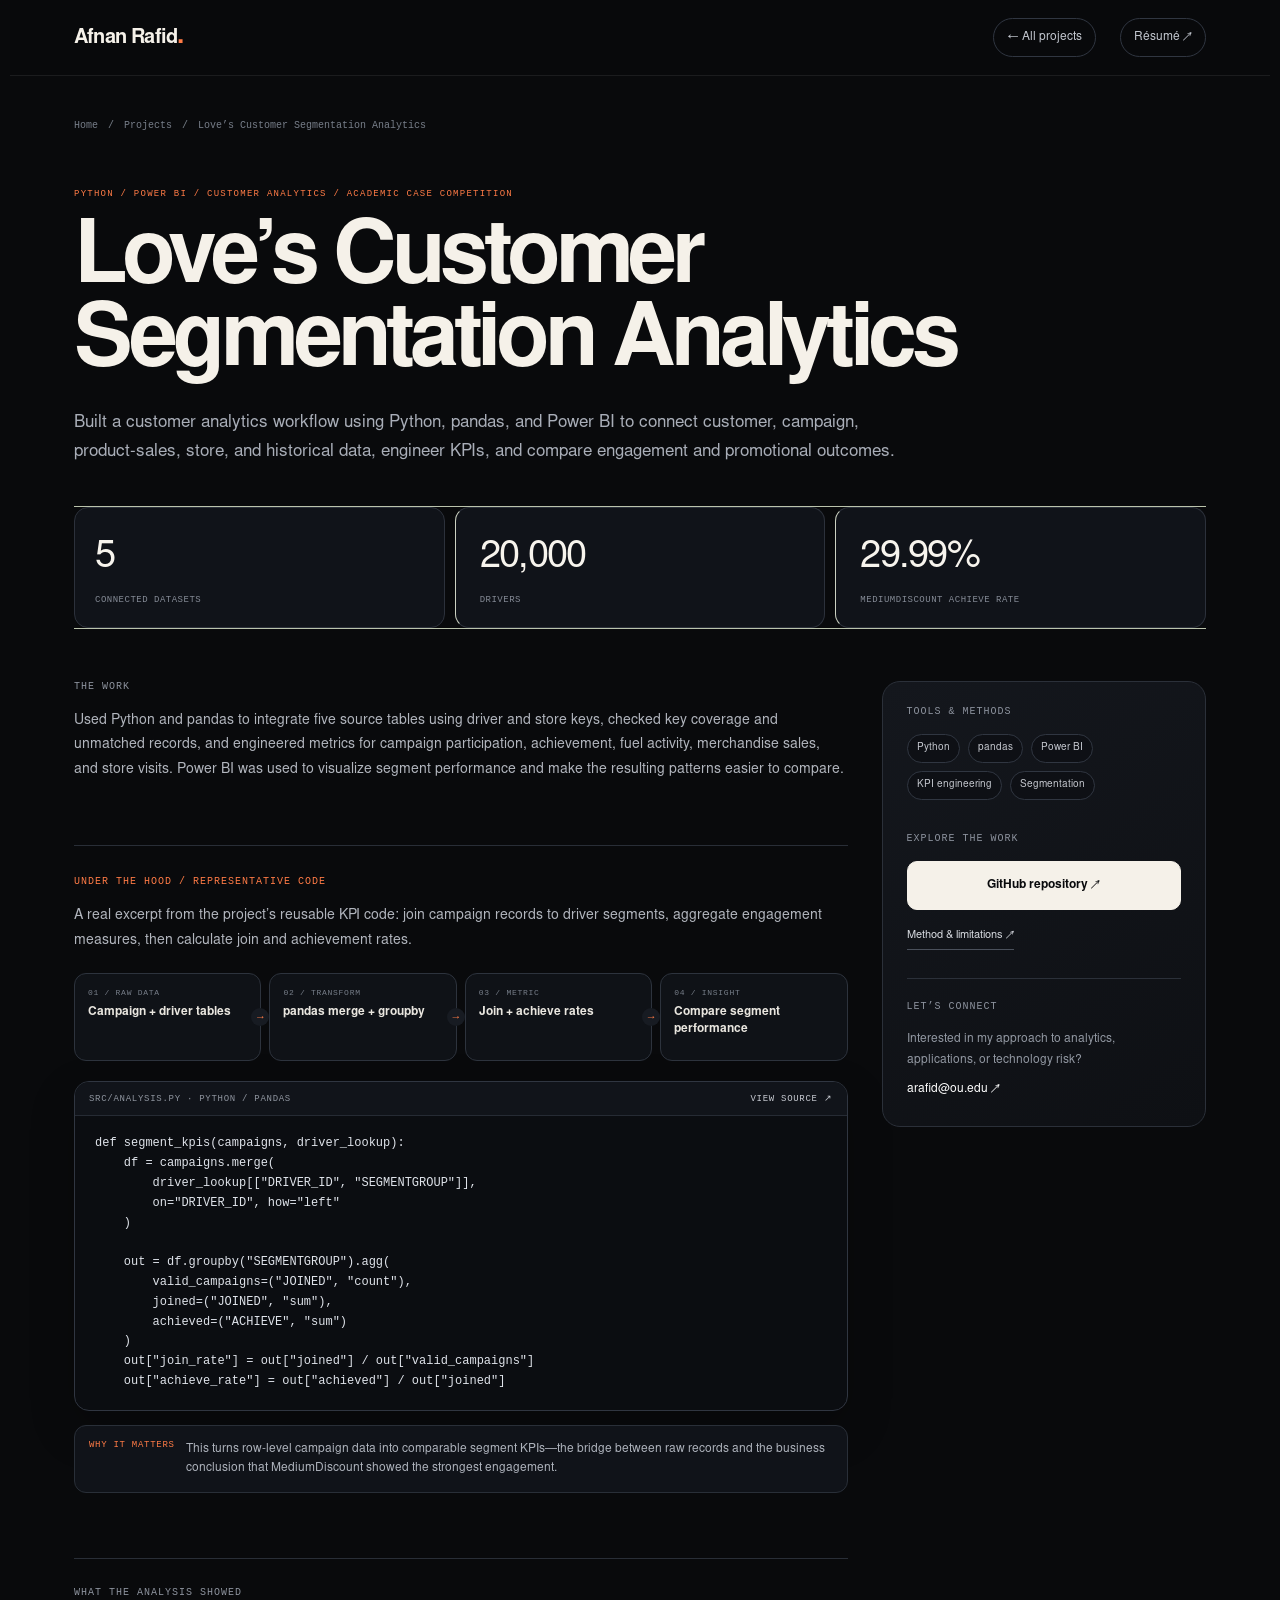
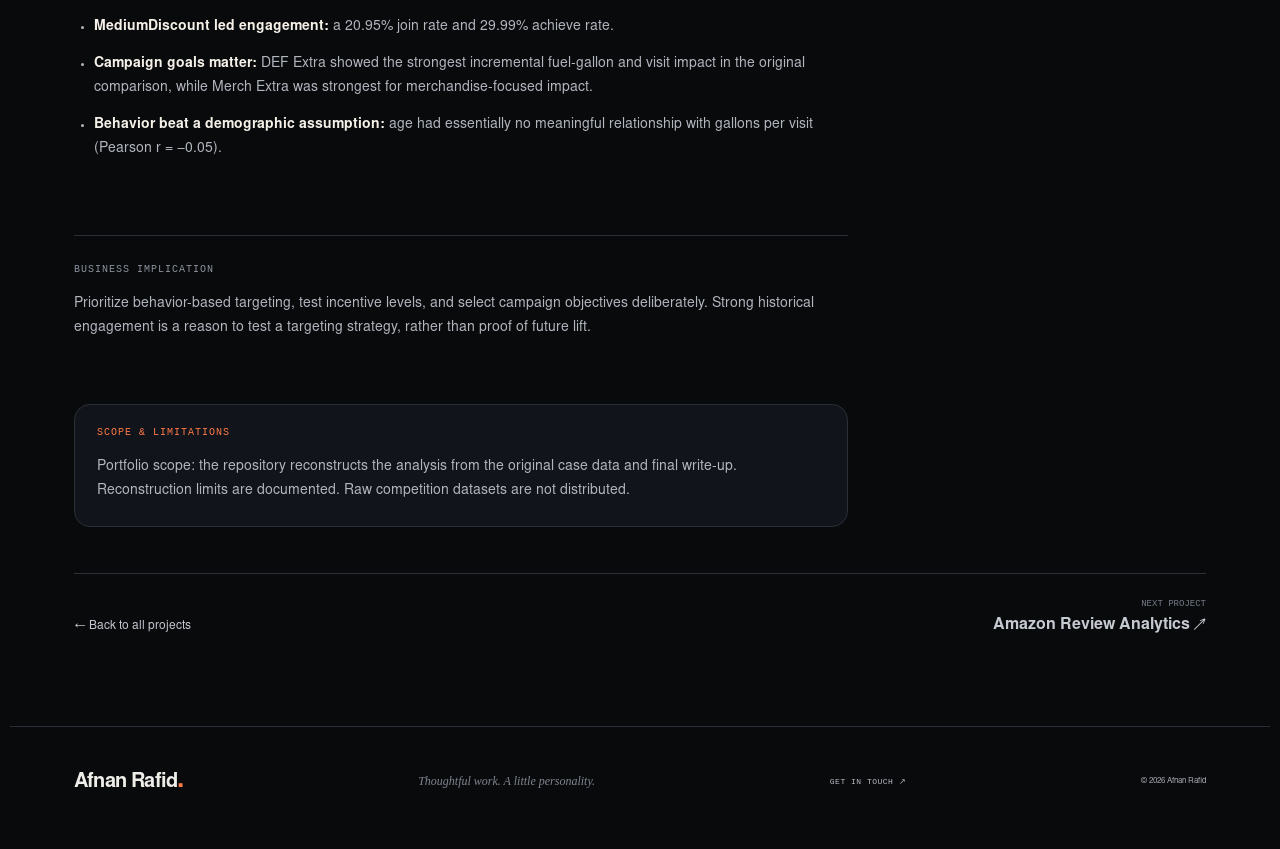
<file: projects/loves-customer-segmentation/index.html>
<!doctype html>
<html lang="en"><head><meta charset="utf-8"><meta name="viewport" content="width=device-width,initial-scale=1"><meta name="theme-color" content="#090a0c">
<title>Love’s Customer Segmentation Analytics | Afnan Rafid</title>
  <meta name="description" content="Afnan Rafid’s customer analytics case study: Python, pandas, Power BI, five connected datasets, campaign KPIs, segmentation, and evidence for behavior-based targeting.">
  <meta name="robots" content="index,follow,max-image-preview:large">
  <meta name="author" content="Afnan Rafid">
  <link rel="canonical" href="https://arafid.github.io/projects/loves-customer-segmentation/">
  <meta property="og:site_name" content="Afnan Rafid">
  <meta property="og:title" content="Love’s Customer Segmentation Analytics | Afnan Rafid">
  <meta property="og:description" content="Afnan Rafid’s customer analytics case study: Python, pandas, Power BI, five connected datasets, campaign KPIs, segmentation, and evidence for behavior-based targeting.">
  <meta property="og:type" content="website">
  <meta property="og:url" content="https://arafid.github.io/projects/loves-customer-segmentation/">
  <meta property="og:locale" content="en_US">
  <meta property="og:image" content="https://arafid.github.io/assets/social-card.png">
  <meta property="og:image:width" content="1200">
  <meta property="og:image:height" content="630">
  <meta property="og:image:alt" content="Afnan Rafid — Data, technology, and business perspective">
  <meta name="twitter:card" content="summary_large_image">
  <meta name="twitter:title" content="Love’s Customer Segmentation Analytics | Afnan Rafid">
  <meta name="twitter:description" content="Afnan Rafid’s customer analytics case study: Python, pandas, Power BI, five connected datasets, campaign KPIs, segmentation, and evidence for behavior-based targeting.">
  <meta name="twitter:image" content="https://arafid.github.io/assets/social-card.png">
  <script type="application/ld+json">{"@context":"https://schema.org","@graph":[{"@type":"Person","@id":"https://arafid.github.io/#afnan-rafid","image":"https://arafid.github.io/assets/afnan-rafid-headshot.png","name":"Afnan Rafid","givenName":"Afnan","familyName":"Rafid","url":"https://arafid.github.io/","description":"Management Information Technology graduate student and Graduate Teaching Assistant at the University of Oklahoma, with project work in analytics, C# applications, cyber risk, and business strategy.","jobTitle":"Graduate Teaching Assistant","worksFor":{"@type":"CollegeOrUniversity","name":"University of Oklahoma"},"alumniOf":{"@type":"CollegeOrUniversity","name":"University of Oklahoma"},"sameAs":["https://www.linkedin.com/in/arafid/","https://github.com/arafid"],"knowsAbout":["Python","SQL","Power BI","C#","Data analytics","Business intelligence","Database systems","AWS"]},{"@type":"WebPage","@id":"https://arafid.github.io/projects/loves-customer-segmentation/#webpage","url":"https://arafid.github.io/projects/loves-customer-segmentation/","name":"Love’s Customer Segmentation Analytics — Afnan Rafid","description":"Built a Python and Power BI customer analytics workflow connecting customer, campaign, product-sales, store, and historical data to compare engagement and promotional outcomes.","isPartOf":{"@id":"https://arafid.github.io/#website"},"mainEntity":{"@id":"https://arafid.github.io/projects/loves-customer-segmentation/#project"},"breadcrumb":{"@id":"https://arafid.github.io/projects/loves-customer-segmentation/#breadcrumb"},"inLanguage":"en-US"},{"@type":"CreativeWork","@id":"https://arafid.github.io/projects/loves-customer-segmentation/#project","name":"Love’s Customer Segmentation Analytics","description":"Built a Python and Power BI customer analytics workflow connecting customer, campaign, product-sales, store, and historical data to compare engagement and promotional outcomes.","url":"https://arafid.github.io/projects/loves-customer-segmentation/","contributor":{"@id":"https://arafid.github.io/#afnan-rafid"},"genre":"Academic portfolio project","keywords":"Python, pandas, Power BI, customer analytics, KPI engineering, segmentation","sameAs":"https://github.com/arafid/Loves-Customer-Segmentation-Analytics"},{"@type":"BreadcrumbList","@id":"https://arafid.github.io/projects/loves-customer-segmentation/#breadcrumb","itemListElement":[{"@type":"ListItem","position":1,"name":"Afnan Rafid","item":"https://arafid.github.io/"},{"@type":"ListItem","position":2,"name":"Selected work","item":"https://arafid.github.io/#work"},{"@type":"ListItem","position":3,"name":"Love’s Customer Segmentation Analytics","item":"https://arafid.github.io/projects/loves-customer-segmentation/"}]}]}</script>
<link rel="icon" href="/assets/favicon.svg" type="image/svg+xml"><link rel="stylesheet" href="/styles.css">
  <link rel="stylesheet" href="/secondary-dark.css"><link rel="stylesheet" href="/case-code.css"></head>
<body class="case-body"><a class="skip-link" href="#case-main">Skip to case study</a>
<header class="case-header section-wrap"><a class="wordmark" href="/">Afnan Rafid<span class="brand-dot">.</span></a><a class="case-back" href="/projects/">← All projects</a><a class="case-resume" href="/resume/">Résumé ↗</a></header>
<main id="case-main" class="case-page section-wrap"><nav class="case-breadcrumb" aria-label="Breadcrumb"><a href="/">Home</a><span>/</span><a href="/projects/">Projects</a><span>/</span><span aria-current="page">Love’s Customer Segmentation Analytics</span></nav>
<article><p class="eyebrow">PYTHON / POWER BI / CUSTOMER ANALYTICS / ACADEMIC CASE COMPETITION</p><h1>Love’s Customer Segmentation Analytics</h1><p class="case-intro">Built a customer analytics workflow using Python, pandas, and Power BI to connect customer, campaign, product-sales, store, and historical data, engineer KPIs, and compare engagement and promotional outcomes.</p>
<div class="case-stats"><div><strong>5</strong><span>CONNECTED DATASETS</span></div><div><strong>20,000</strong><span>DRIVERS</span></div><div><strong>29.99%</strong><span>MEDIUMDISCOUNT ACHIEVE RATE</span></div></div>
<div class="case-layout"><div class="case-content"><section><h2>THE WORK</h2><p>Used Python and pandas to integrate five source tables using driver and store keys, checked key coverage and unmatched records, and engineered metrics for campaign participation, achievement, fuel activity, merchandise sales, and store visits. Power BI was used to visualize segment performance and make the resulting patterns easier to compare.</p></section>
<section class="tech-proof"><h2>UNDER THE HOOD / REPRESENTATIVE CODE</h2><p class="tech-proof-intro">A real excerpt from the project’s reusable KPI code: join campaign records to driver segments, aggregate engagement measures, then calculate join and achievement rates.</p><div class="data-flow" aria-label="Love's analytics workflow"><div class="flow-step"><small>01 / Raw data</small><strong>Campaign + driver tables</strong></div><div class="flow-step"><small>02 / Transform</small><strong>pandas merge + groupby</strong></div><div class="flow-step"><small>03 / Metric</small><strong>Join + achieve rates</strong></div><div class="flow-step"><small>04 / Insight</small><strong>Compare segment performance</strong></div></div><div class="code-shell"><div class="code-top"><span>src/analysis.py · Python / pandas</span><a href="https://github.com/arafid/Loves-Customer-Segmentation-Analytics/blob/main/src/analysis.py" target="_blank" rel="noopener noreferrer">View source ↗</a></div><pre class="code-block"><code>def segment_kpis(campaigns, driver_lookup):
    df = campaigns.merge(
        driver_lookup[["DRIVER_ID", "SEGMENTGROUP"]],
        on="DRIVER_ID", how="left"
    )

    out = df.groupby("SEGMENTGROUP").agg(
        valid_campaigns=("JOINED", "count"),
        joined=("JOINED", "sum"),
        achieved=("ACHIEVE", "sum")
    )
    out["join_rate"] = out["joined"] / out["valid_campaigns"]
    out["achieve_rate"] = out["achieved"] / out["joined"]</code></pre></div><div class="code-explain"><b>Why it matters</b><p>This turns row-level campaign data into comparable segment KPIs—the bridge between raw records and the business conclusion that MediumDiscount showed the strongest engagement.</p></div></section>
<section><h2>WHAT THE ANALYSIS SHOWED</h2><ul><li><strong>MediumDiscount led engagement:</strong> a 20.95% join rate and 29.99% achieve rate.</li><li><strong>Campaign goals matter:</strong> DEF Extra showed the strongest incremental fuel-gallon and visit impact in the original comparison, while Merch Extra was strongest for merchandise-focused impact.</li><li><strong>Behavior beat a demographic assumption:</strong> age had essentially no meaningful relationship with gallons per visit (Pearson r = −0.05).</li></ul></section><section><h2>BUSINESS IMPLICATION</h2><p>Prioritize behavior-based targeting, test incentive levels, and select campaign objectives deliberately. Strong historical engagement is a reason to test a targeting strategy, rather than proof of future lift.</p></section>
<section class="case-scope"><h2>Scope & limitations</h2><p>Portfolio scope: the repository reconstructs the analysis from the original case data and final write-up. Reconstruction limits are documented. Raw competition datasets are not distributed.</p></section></div>
<aside class="case-sidebar" aria-label="Project resources"><h2>Tools & methods</h2><div class="tags"><span>Python</span><span>pandas</span><span>Power BI</span><span>KPI engineering</span><span>Segmentation</span></div><h2>Explore the work</h2><a class="button button-dark" href="https://github.com/arafid/Loves-Customer-Segmentation-Analytics" target="_blank" rel="noopener noreferrer">GitHub repository ↗</a><a class="text-link" href="https://github.com/arafid/Loves-Customer-Segmentation-Analytics/blob/main/docs/reconstruction_notes.md" target="_blank" rel="noopener noreferrer">Method &amp; limitations ↗</a><div class="case-contact-note"><h2>Let’s connect</h2><p>Interested in my approach to analytics, applications, or technology risk?</p><a href="mailto:arafid@ou.edu">arafid@ou.edu ↗</a></div></aside></div></article>
<nav class="case-next" aria-label="More project work"><a href="/projects/">← Back to all projects</a><a href="/projects/amazon-review-analytics/"><span>NEXT PROJECT</span>Amazon Review Analytics ↗</a></nav></main>
<footer class="site-footer section-wrap"><a class="wordmark" href="/">Afnan Rafid<span class="brand-dot">.</span></a><p>Thoughtful work. A little personality.</p><a class="back-top" href="/#contact">GET IN TOUCH ↗</a><span>© 2026 Afnan Rafid</span></footer></body></html>
</file>
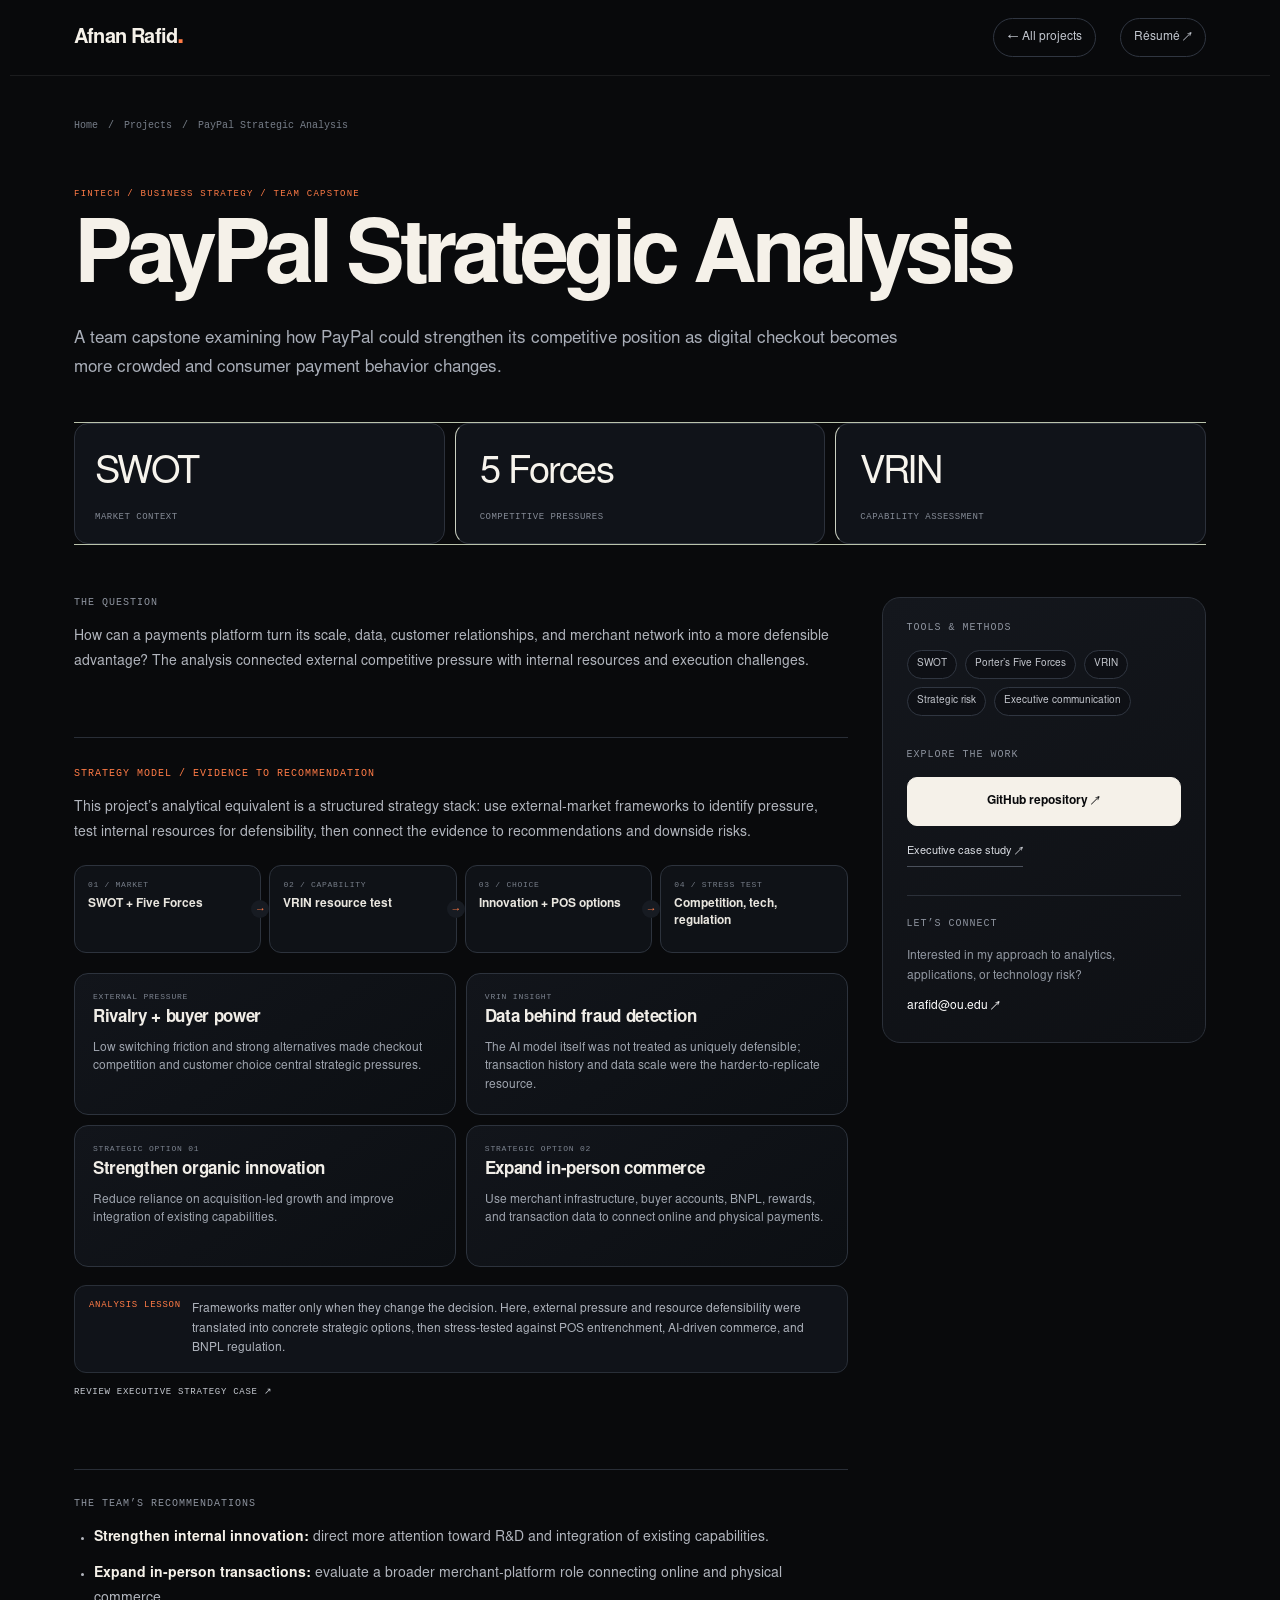
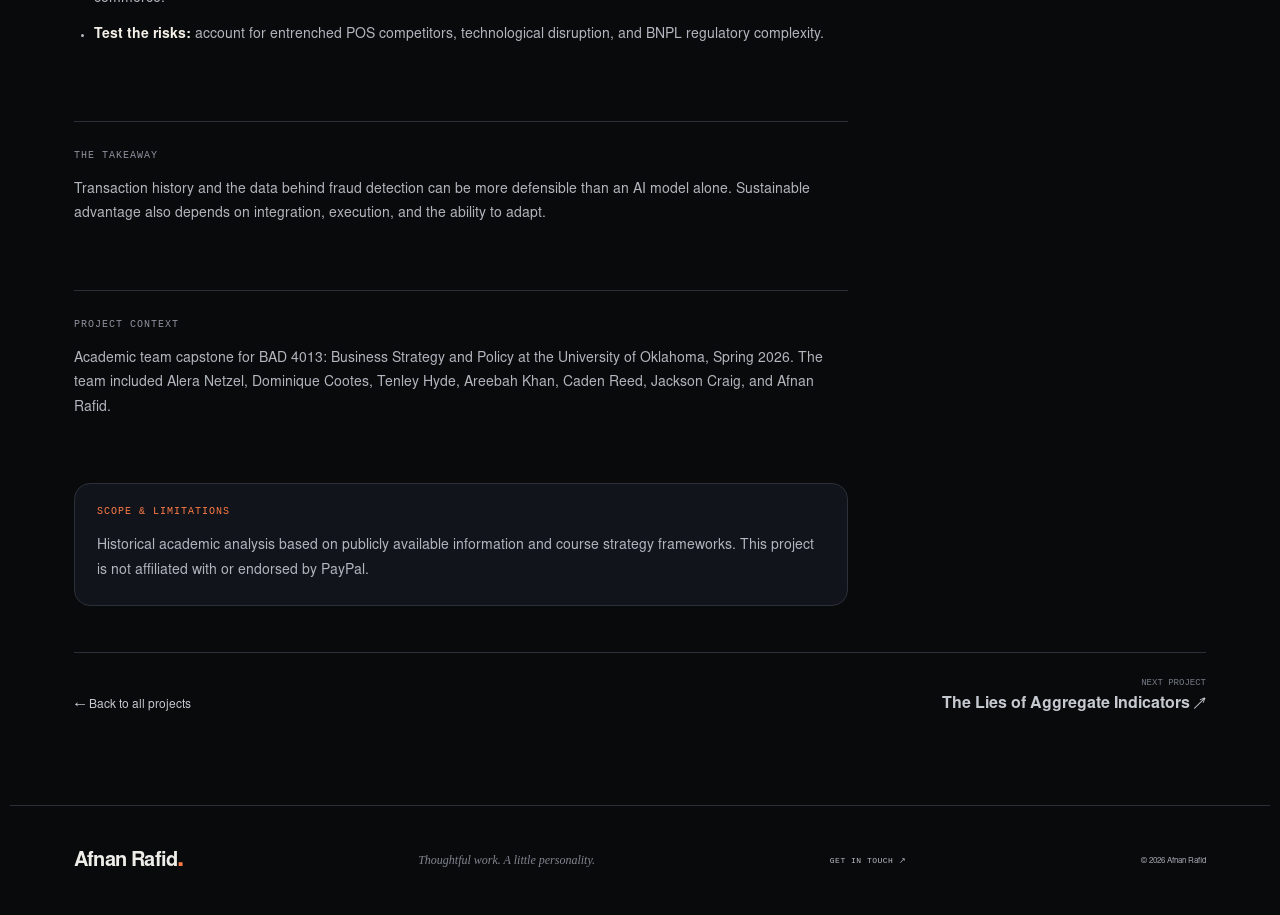
<file: projects/paypal-strategic-analysis/index.html>
<!doctype html>
<html lang="en"><head><meta charset="utf-8"><meta name="viewport" content="width=device-width,initial-scale=1"><meta name="theme-color" content="#090a0c">
<title>PayPal Strategic Analysis | Afnan Rafid</title>
  <meta name="description" content="Afnan Rafid’s PayPal team capstone: competitive strategy, SWOT, Five Forces, VRIN, and recommendations for innovation and digital payments.">
  <meta name="robots" content="index,follow,max-image-preview:large">
  <meta name="author" content="Afnan Rafid">
  <link rel="canonical" href="https://arafid.github.io/projects/paypal-strategic-analysis/">
  <meta property="og:site_name" content="Afnan Rafid">
  <meta property="og:title" content="PayPal Strategic Analysis | Afnan Rafid">
  <meta property="og:description" content="Afnan Rafid’s PayPal team capstone: competitive strategy, SWOT, Five Forces, VRIN, and recommendations for innovation and digital payments.">
  <meta property="og:type" content="website">
  <meta property="og:url" content="https://arafid.github.io/projects/paypal-strategic-analysis/">
  <meta property="og:locale" content="en_US">
  <meta property="og:image" content="https://arafid.github.io/assets/social-card.png">
  <meta property="og:image:width" content="1200">
  <meta property="og:image:height" content="630">
  <meta property="og:image:alt" content="Afnan Rafid — Data, technology, and business perspective">
  <meta name="twitter:card" content="summary_large_image">
  <meta name="twitter:title" content="PayPal Strategic Analysis | Afnan Rafid">
  <meta name="twitter:description" content="Afnan Rafid’s PayPal team capstone: competitive strategy, SWOT, Five Forces, VRIN, and recommendations for innovation and digital payments.">
  <meta name="twitter:image" content="https://arafid.github.io/assets/social-card.png">
  <script type="application/ld+json">{"@context":"https://schema.org","@graph":[{"@type":"Person","@id":"https://arafid.github.io/#afnan-rafid","image":"https://arafid.github.io/assets/afnan-rafid-headshot.png","name":"Afnan Rafid","givenName":"Afnan","familyName":"Rafid","url":"https://arafid.github.io/","description":"Management Information Technology graduate student and Graduate Teaching Assistant at the University of Oklahoma, with project work in analytics, C# applications, cyber risk, and business strategy.","jobTitle":"Graduate Teaching Assistant","worksFor":{"@type":"CollegeOrUniversity","name":"University of Oklahoma"},"alumniOf":{"@type":"CollegeOrUniversity","name":"University of Oklahoma"},"sameAs":["https://www.linkedin.com/in/arafid/","https://github.com/arafid"],"knowsAbout":["Python","SQL","C#","Data analytics","Natural language processing","Cyber risk assessment","Business strategy"]},{"@type":"WebPage","@id":"https://arafid.github.io/projects/paypal-strategic-analysis/#webpage","url":"https://arafid.github.io/projects/paypal-strategic-analysis/","name":"PayPal Strategic Analysis — Afnan Rafid","description":"A team capstone examining how PayPal could strengthen its competitive position as digital checkout becomes more crowded and consumer payment behavior changes.","isPartOf":{"@id":"https://arafid.github.io/#website"},"mainEntity":{"@id":"https://arafid.github.io/projects/paypal-strategic-analysis/#project"},"breadcrumb":{"@id":"https://arafid.github.io/projects/paypal-strategic-analysis/#breadcrumb"},"inLanguage":"en-US"},{"@type":"CreativeWork","@id":"https://arafid.github.io/projects/paypal-strategic-analysis/#project","name":"PayPal Strategic Analysis","description":"A team capstone examining how PayPal could strengthen its competitive position as digital checkout becomes more crowded and consumer payment behavior changes.","url":"https://arafid.github.io/projects/paypal-strategic-analysis/","contributor":{"@id":"https://arafid.github.io/#afnan-rafid"},"genre":"Academic portfolio project","keywords":"SWOT, Porter’s Five Forces, VRIN, Strategic risk, Executive communication","sameAs":"https://github.com/arafid/PayPal-Strategic-Analysis"},{"@type":"BreadcrumbList","@id":"https://arafid.github.io/projects/paypal-strategic-analysis/#breadcrumb","itemListElement":[{"@type":"ListItem","position":1,"name":"Afnan Rafid","item":"https://arafid.github.io/"},{"@type":"ListItem","position":2,"name":"Selected work","item":"https://arafid.github.io/#work"},{"@type":"ListItem","position":3,"name":"PayPal Strategic Analysis","item":"https://arafid.github.io/projects/paypal-strategic-analysis/"}]}]}</script>
  
<link rel="icon" href="/assets/favicon.svg" type="image/svg+xml"><link rel="stylesheet" href="/styles.css">
  <link rel="stylesheet" href="/secondary-dark.css"><link rel="stylesheet" href="/case-code.css"></head>
<body class="case-body"><a class="skip-link" href="#case-main">Skip to case study</a>
<header class="case-header section-wrap"><a class="wordmark" href="/">Afnan Rafid<span class="brand-dot">.</span></a><a class="case-back" href="/projects/">← All projects</a><a class="case-resume" href="/resume/">Résumé ↗</a></header>
<main id="case-main" class="case-page section-wrap"><nav class="case-breadcrumb" aria-label="Breadcrumb"><a href="/">Home</a><span>/</span><a href="/projects/">Projects</a><span>/</span><span aria-current="page">PayPal Strategic Analysis</span></nav>
<article><p class="eyebrow">FINTECH / BUSINESS STRATEGY / TEAM CAPSTONE</p><h1>PayPal Strategic Analysis</h1><p class="case-intro">A team capstone examining how PayPal could strengthen its competitive position as digital checkout becomes more crowded and consumer payment behavior changes.</p>
<div class="case-stats"><div><strong>SWOT</strong><span>MARKET CONTEXT</span></div><div><strong>5 Forces</strong><span>COMPETITIVE PRESSURES</span></div><div><strong>VRIN</strong><span>CAPABILITY ASSESSMENT</span></div></div>
<div class="case-layout"><div class="case-content"><section><h2>THE QUESTION</h2><p>How can a payments platform turn its scale, data, customer relationships, and merchant network into a more defensible advantage? The analysis connected external competitive pressure with internal resources and execution challenges.</p></section>
<section class="tech-proof"><h2>STRATEGY MODEL / EVIDENCE TO RECOMMENDATION</h2><p class="tech-proof-intro">This project’s analytical equivalent is a structured strategy stack: use external-market frameworks to identify pressure, test internal resources for defensibility, then connect the evidence to recommendations and downside risks.</p><div class="data-flow" aria-label="PayPal strategy analysis workflow"><div class="flow-step"><small>01 / Market</small><strong>SWOT + Five Forces</strong></div><div class="flow-step"><small>02 / Capability</small><strong>VRIN resource test</strong></div><div class="flow-step"><small>03 / Choice</small><strong>Innovation + POS options</strong></div><div class="flow-step"><small>04 / Stress test</small><strong>Competition, tech, regulation</strong></div></div><div class="artifact-grid"><div class="artifact-card"><small>External pressure</small><strong>Rivalry + buyer power</strong><p>Low switching friction and strong alternatives made checkout competition and customer choice central strategic pressures.</p></div><div class="artifact-card"><small>VRIN insight</small><strong>Data behind fraud detection</strong><p>The AI model itself was not treated as uniquely defensible; transaction history and data scale were the harder-to-replicate resource.</p></div><div class="artifact-card"><small>Strategic option 01</small><strong>Strengthen organic innovation</strong><p>Reduce reliance on acquisition-led growth and improve integration of existing capabilities.</p></div><div class="artifact-card"><small>Strategic option 02</small><strong>Expand in-person commerce</strong><p>Use merchant infrastructure, buyer accounts, BNPL, rewards, and transaction data to connect online and physical payments.</p></div></div><div class="code-explain"><b>Analysis lesson</b><p>Frameworks matter only when they change the decision. Here, external pressure and resource defensibility were translated into concrete strategic options, then stress-tested against POS entrenchment, AI-driven commerce, and BNPL regulation.</p></div><a class="proof-link" href="https://github.com/arafid/PayPal-Strategic-Analysis/blob/main/docs/PayPal_Strategic_Case_Study.md" target="_blank" rel="noopener noreferrer">Review executive strategy case ↗</a></section><section><h2>THE TEAM’S RECOMMENDATIONS</h2><ul><li><strong>Strengthen internal innovation:</strong> direct more attention toward R&D and integration of existing capabilities.</li><li><strong>Expand in-person transactions:</strong> evaluate a broader merchant-platform role connecting online and physical commerce.</li><li><strong>Test the risks:</strong> account for entrenched POS competitors, technological disruption, and BNPL regulatory complexity.</li></ul></section><section><h2>THE TAKEAWAY</h2><p>Transaction history and the data behind fraud detection can be more defensible than an AI model alone. Sustainable advantage also depends on integration, execution, and the ability to adapt.</p></section><section><h2>PROJECT CONTEXT</h2><p>Academic team capstone for BAD 4013: Business Strategy and Policy at the University of Oklahoma, Spring 2026. The team included Alera Netzel, Dominique Cootes, Tenley Hyde, Areebah Khan, Caden Reed, Jackson Craig, and Afnan Rafid.</p></section>
<section class="case-scope"><h2>Scope & limitations</h2><p>Historical academic analysis based on publicly available information and course strategy frameworks. This project is not affiliated with or endorsed by PayPal.</p></section></div>
<aside class="case-sidebar" aria-label="Project resources"><h2>Tools & methods</h2><div class="tags"><span>SWOT</span><span>Porter’s Five Forces</span><span>VRIN</span><span>Strategic risk</span><span>Executive communication</span></div><h2>Explore the work</h2><a class="button button-dark" href="https://github.com/arafid/PayPal-Strategic-Analysis" target="_blank" rel="noopener noreferrer">GitHub repository ↗</a><a class="text-link" href="https://github.com/arafid/PayPal-Strategic-Analysis/blob/main/docs/PayPal_Strategic_Case_Study.md" target="_blank" rel="noopener noreferrer">Executive case study ↗</a><div class="case-contact-note"><h2>Let’s connect</h2><p>Interested in my approach to analytics, applications, or technology risk?</p><a href="mailto:arafid@ou.edu">arafid@ou.edu ↗</a></div></aside></div></article>
<nav class="case-next" aria-label="More project work"><a href="/projects/">← Back to all projects</a><a href="/projects/aggregate-indicators/"><span>NEXT PROJECT</span>The Lies of Aggregate Indicators ↗</a></nav></main>
<footer class="site-footer section-wrap"><a class="wordmark" href="/">Afnan Rafid<span class="brand-dot">.</span></a><p>Thoughtful work. A little personality.</p><a class="back-top" href="/#contact">GET IN TOUCH ↗</a><span>© 2026 Afnan Rafid</span></footer></body></html>
</file>
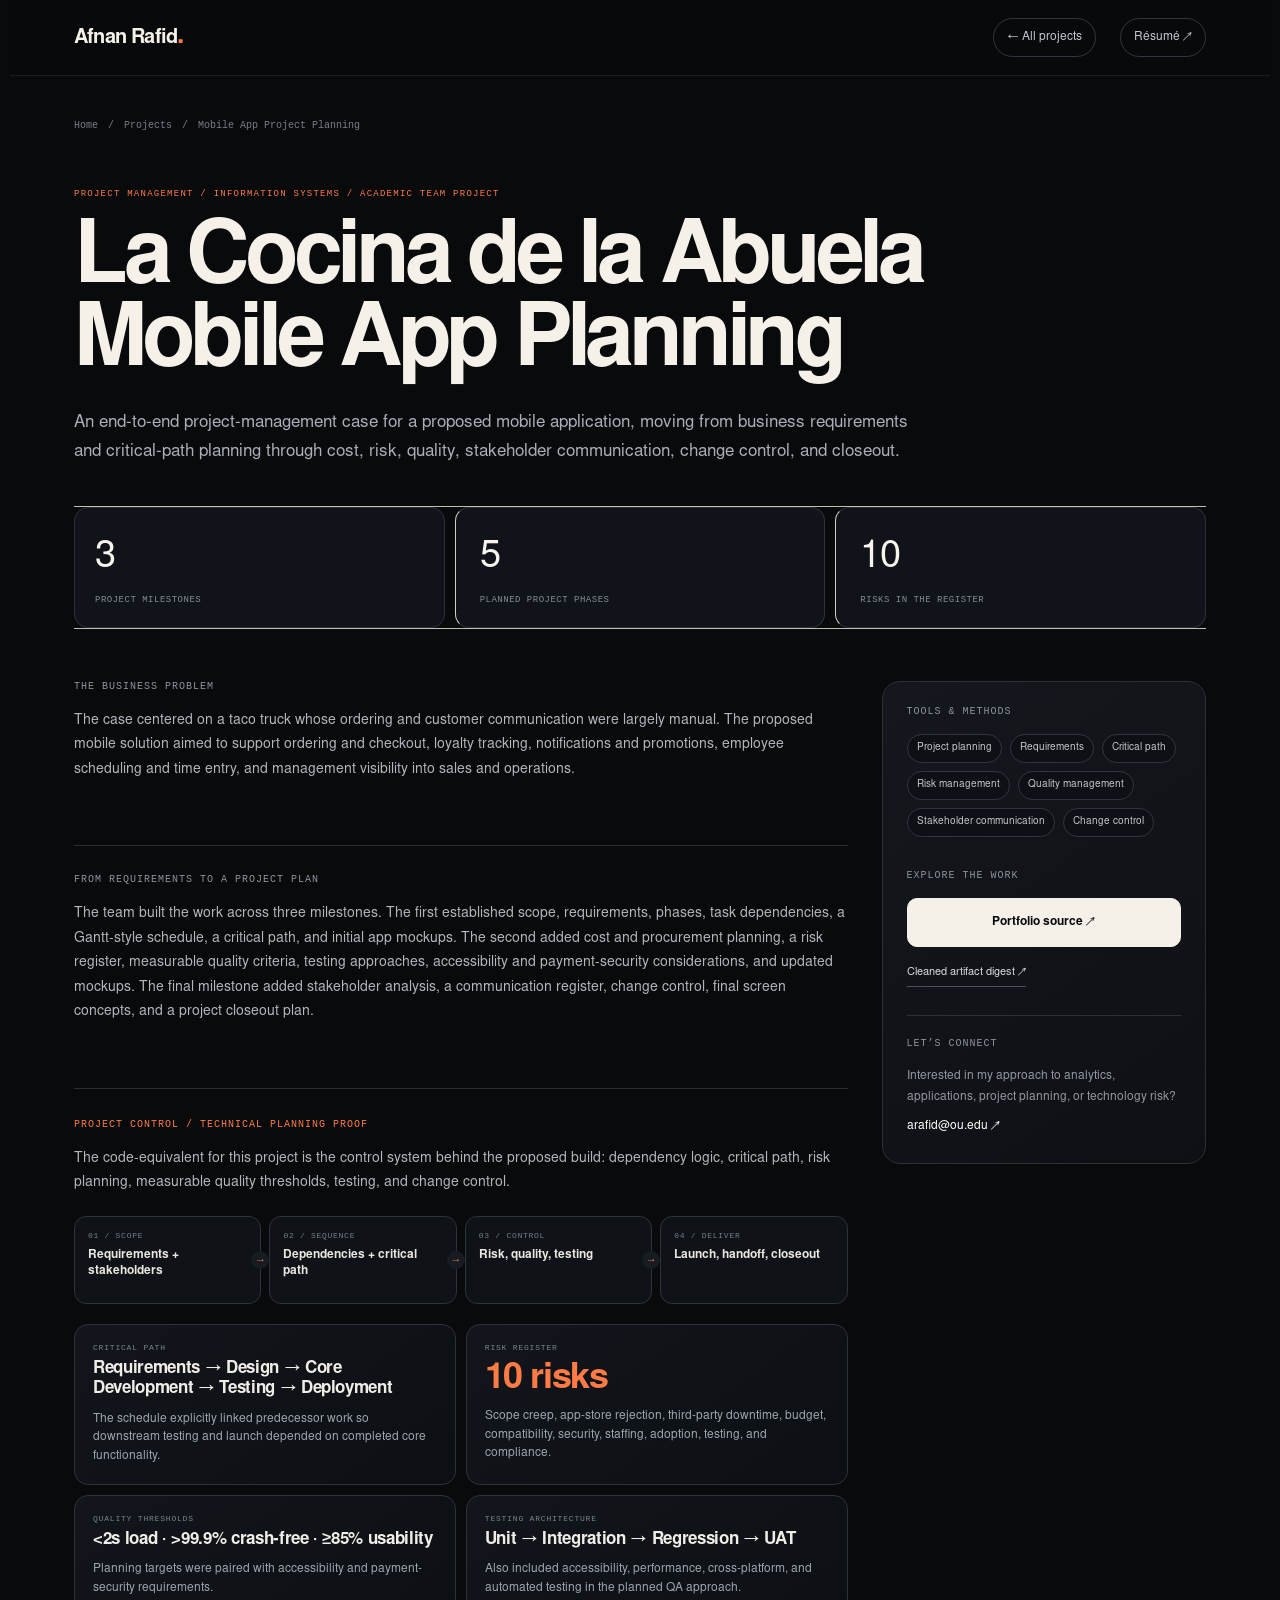
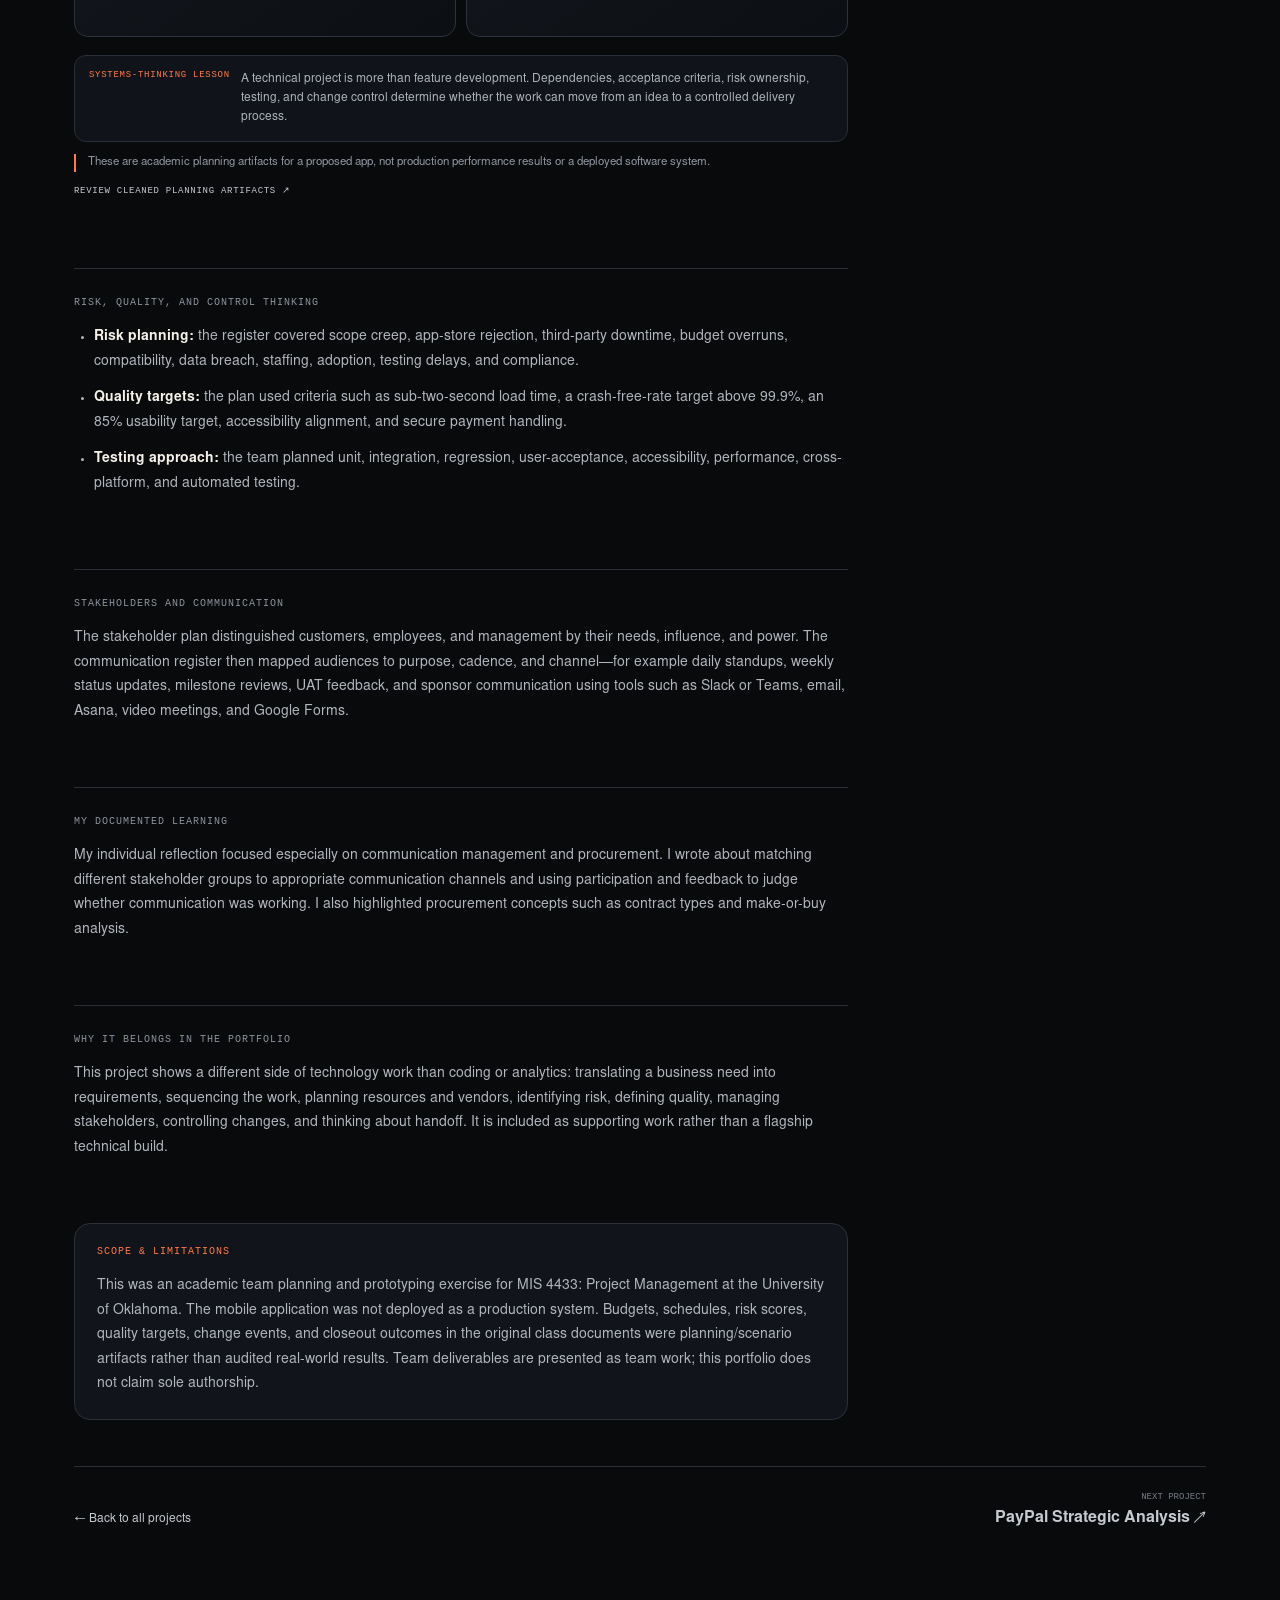
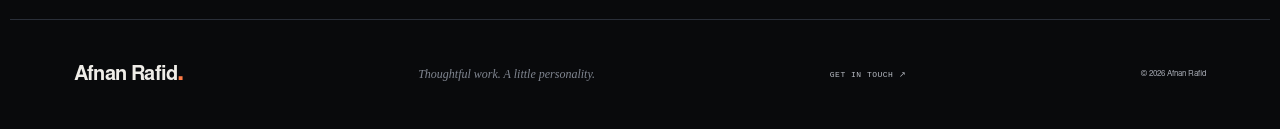
<file: projects/taco-truck-project-management/index.html>
<!doctype html>
<html lang="en"><head><meta charset="utf-8"><meta name="viewport" content="width=device-width,initial-scale=1"><meta name="theme-color" content="#090a0c">
<title>Mobile App Project Planning | Afnan Rafid</title>
  <meta name="description" content="Afnan Rafid’s academic technology project-management case: requirements, critical path, cost and procurement, risk, quality, stakeholder communication, change control, and closeout.">
  <meta name="robots" content="index,follow,max-image-preview:large">
  <meta name="author" content="Afnan Rafid">
  <link rel="canonical" href="https://arafid.github.io/projects/taco-truck-project-management/">
  <meta property="og:site_name" content="Afnan Rafid">
  <meta property="og:title" content="Mobile App Project Planning | Afnan Rafid">
  <meta property="og:description" content="An end-to-end academic project-management case for a proposed mobile application, from requirements and critical path through risk, communication, change control, and closeout.">
  <meta property="og:type" content="website">
  <meta property="og:url" content="https://arafid.github.io/projects/taco-truck-project-management/">
  <meta property="og:locale" content="en_US">
  <meta property="og:image" content="https://arafid.github.io/assets/social-card.png">
  <meta property="og:image:width" content="1200">
  <meta property="og:image:height" content="630">
  <meta property="og:image:alt" content="Afnan Rafid — Data, technology, and business perspective">
  <meta name="twitter:card" content="summary_large_image">
  <meta name="twitter:title" content="Mobile App Project Planning | Afnan Rafid">
  <meta name="twitter:description" content="An academic technology project-management case covering requirements, schedule, risk, quality, stakeholders, change, and closeout.">
  <meta name="twitter:image" content="https://arafid.github.io/assets/social-card.png">
  <script type="application/ld+json">{"@context":"https://schema.org","@graph":[{"@type":"Person","@id":"https://arafid.github.io/#afnan-rafid","image":"https://arafid.github.io/assets/afnan-rafid-headshot.png","name":"Afnan Rafid","givenName":"Afnan","familyName":"Rafid","url":"https://arafid.github.io/","description":"Management Information Technology graduate student and Graduate Teaching Assistant at the University of Oklahoma, with project work in analytics, C# applications, cyber risk, and business strategy.","jobTitle":"Graduate Teaching Assistant","worksFor":{"@type":"CollegeOrUniversity","name":"University of Oklahoma"},"alumniOf":{"@type":"CollegeOrUniversity","name":"University of Oklahoma"},"sameAs":["https://www.linkedin.com/in/arafid/","https://github.com/arafid"]},{"@type":"WebPage","@id":"https://arafid.github.io/projects/taco-truck-project-management/#webpage","url":"https://arafid.github.io/projects/taco-truck-project-management/","name":"Mobile App Project Planning — Afnan Rafid","description":"An end-to-end academic project-management case for a proposed mobile application, covering requirements, schedule, cost, procurement, risk, quality, stakeholders, change control, and closeout.","isPartOf":{"@id":"https://arafid.github.io/#website"},"mainEntity":{"@id":"https://arafid.github.io/projects/taco-truck-project-management/#project"},"breadcrumb":{"@id":"https://arafid.github.io/projects/taco-truck-project-management/#breadcrumb"},"inLanguage":"en-US"},{"@type":"CreativeWork","@id":"https://arafid.github.io/projects/taco-truck-project-management/#project","name":"La Cocina de la Abuela Mobile App Planning","description":"Academic team project planning a mobile application from requirements through project closeout.","url":"https://arafid.github.io/projects/taco-truck-project-management/","contributor":{"@id":"https://arafid.github.io/#afnan-rafid"},"genre":"Academic portfolio project","keywords":"Project management, requirements, critical path, risk management, quality management, stakeholder communication, change control"},{"@type":"BreadcrumbList","@id":"https://arafid.github.io/projects/taco-truck-project-management/#breadcrumb","itemListElement":[{"@type":"ListItem","position":1,"name":"Afnan Rafid","item":"https://arafid.github.io/"},{"@type":"ListItem","position":2,"name":"Projects","item":"https://arafid.github.io/projects/"},{"@type":"ListItem","position":3,"name":"Mobile App Project Planning","item":"https://arafid.github.io/projects/taco-truck-project-management/"}]}]}</script>
<link rel="icon" href="/assets/favicon.svg" type="image/svg+xml"><link rel="stylesheet" href="/styles.css">
  <link rel="stylesheet" href="/secondary-dark.css"><link rel="stylesheet" href="/case-code.css"></head>
<body class="case-body"><a class="skip-link" href="#case-main">Skip to case study</a>
<header class="case-header section-wrap"><a class="wordmark" href="/">Afnan Rafid<span class="brand-dot">.</span></a><a class="case-back" href="/projects/">← All projects</a><a class="case-resume" href="/resume/">Résumé ↗</a></header>
<main id="case-main" class="case-page section-wrap"><nav class="case-breadcrumb" aria-label="Breadcrumb"><a href="/">Home</a><span>/</span><a href="/projects/">Projects</a><span>/</span><span aria-current="page">Mobile App Project Planning</span></nav>
<article><p class="eyebrow">PROJECT MANAGEMENT / INFORMATION SYSTEMS / ACADEMIC TEAM PROJECT</p><h1>La Cocina de la Abuela Mobile App Planning</h1><p class="case-intro">An end-to-end project-management case for a proposed mobile application, moving from business requirements and critical-path planning through cost, risk, quality, stakeholder communication, change control, and closeout.</p>
<div class="case-stats"><div><strong>3</strong><span>PROJECT MILESTONES</span></div><div><strong>5</strong><span>PLANNED PROJECT PHASES</span></div><div><strong>10</strong><span>RISKS IN THE REGISTER</span></div></div>
<div class="case-layout"><div class="case-content">
<section><h2>THE BUSINESS PROBLEM</h2><p>The case centered on a taco truck whose ordering and customer communication were largely manual. The proposed mobile solution aimed to support ordering and checkout, loyalty tracking, notifications and promotions, employee scheduling and time entry, and management visibility into sales and operations.</p></section>
<section><h2>FROM REQUIREMENTS TO A PROJECT PLAN</h2><p>The team built the work across three milestones. The first established scope, requirements, phases, task dependencies, a Gantt-style schedule, a critical path, and initial app mockups. The second added cost and procurement planning, a risk register, measurable quality criteria, testing approaches, accessibility and payment-security considerations, and updated mockups. The final milestone added stakeholder analysis, a communication register, change control, final screen concepts, and a project closeout plan.</p></section>
<section class="tech-proof"><h2>PROJECT CONTROL / TECHNICAL PLANNING PROOF</h2><p class="tech-proof-intro">The code-equivalent for this project is the control system behind the proposed build: dependency logic, critical path, risk planning, measurable quality thresholds, testing, and change control.</p><div class="data-flow" aria-label="Mobile app project planning workflow"><div class="flow-step"><small>01 / Scope</small><strong>Requirements + stakeholders</strong></div><div class="flow-step"><small>02 / Sequence</small><strong>Dependencies + critical path</strong></div><div class="flow-step"><small>03 / Control</small><strong>Risk, quality, testing</strong></div><div class="flow-step"><small>04 / Deliver</small><strong>Launch, handoff, closeout</strong></div></div><div class="artifact-grid"><div class="artifact-card"><small>Critical path</small><strong>Requirements → Design → Core Development → Testing → Deployment</strong><p>The schedule explicitly linked predecessor work so downstream testing and launch depended on completed core functionality.</p></div><div class="artifact-card"><small>Risk register</small><div class="metric">10 risks</div><p>Scope creep, app-store rejection, third-party downtime, budget, compatibility, security, staffing, adoption, testing, and compliance.</p></div><div class="artifact-card"><small>Quality thresholds</small><strong>&lt;2s load · &gt;99.9% crash-free · ≥85% usability</strong><p>Planning targets were paired with accessibility and payment-security requirements.</p></div><div class="artifact-card"><small>Testing architecture</small><strong>Unit → Integration → Regression → UAT</strong><p>Also included accessibility, performance, cross-platform, and automated testing in the planned QA approach.</p></div></div><div class="code-explain"><b>Systems-thinking lesson</b><p>A technical project is more than feature development. Dependencies, acceptance criteria, risk ownership, testing, and change control determine whether the work can move from an idea to a controlled delivery process.</p></div><p class="artifact-note">These are academic planning artifacts for a proposed app, not production performance results or a deployed software system.</p><a class="proof-link" href="https://github.com/arafid/arafid.github.io/blob/main/projects/taco-truck-project-management/artifacts.md" target="_blank" rel="noopener noreferrer">Review cleaned planning artifacts ↗</a></section>
<section><h2>RISK, QUALITY, AND CONTROL THINKING</h2><ul><li><strong>Risk planning:</strong> the register covered scope creep, app-store rejection, third-party downtime, budget overruns, compatibility, data breach, staffing, adoption, testing delays, and compliance.</li><li><strong>Quality targets:</strong> the plan used criteria such as sub-two-second load time, a crash-free-rate target above 99.9%, an 85% usability target, accessibility alignment, and secure payment handling.</li><li><strong>Testing approach:</strong> the team planned unit, integration, regression, user-acceptance, accessibility, performance, cross-platform, and automated testing.</li></ul></section>
<section><h2>STAKEHOLDERS AND COMMUNICATION</h2><p>The stakeholder plan distinguished customers, employees, and management by their needs, influence, and power. The communication register then mapped audiences to purpose, cadence, and channel—for example daily standups, weekly status updates, milestone reviews, UAT feedback, and sponsor communication using tools such as Slack or Teams, email, Asana, video meetings, and Google Forms.</p></section>
<section><h2>MY DOCUMENTED LEARNING</h2><p>My individual reflection focused especially on communication management and procurement. I wrote about matching different stakeholder groups to appropriate communication channels and using participation and feedback to judge whether communication was working. I also highlighted procurement concepts such as contract types and make-or-buy analysis.</p></section>
<section><h2>WHY IT BELONGS IN THE PORTFOLIO</h2><p>This project shows a different side of technology work than coding or analytics: translating a business need into requirements, sequencing the work, planning resources and vendors, identifying risk, defining quality, managing stakeholders, controlling changes, and thinking about handoff. It is included as supporting work rather than a flagship technical build.</p></section>
<section class="case-scope"><h2>Scope & limitations</h2><p>This was an academic team planning and prototyping exercise for MIS 4433: Project Management at the University of Oklahoma. The mobile application was not deployed as a production system. Budgets, schedules, risk scores, quality targets, change events, and closeout outcomes in the original class documents were planning/scenario artifacts rather than audited real-world results. Team deliverables are presented as team work; this portfolio does not claim sole authorship.</p></section></div>
<aside class="case-sidebar" aria-label="Project resources"><h2>Tools & methods</h2><div class="tags"><span>Project planning</span><span>Requirements</span><span>Critical path</span><span>Risk management</span><span>Quality management</span><span>Stakeholder communication</span><span>Change control</span></div><h2>Explore the work</h2><a class="button button-dark" href="https://github.com/arafid/arafid.github.io/tree/main/projects/taco-truck-project-management" target="_blank" rel="noopener noreferrer">Portfolio source ↗</a><a class="text-link" href="https://github.com/arafid/arafid.github.io/blob/main/projects/taco-truck-project-management/artifacts.md" target="_blank" rel="noopener noreferrer">Cleaned artifact digest ↗</a><div class="case-contact-note"><h2>Let’s connect</h2><p>Interested in my approach to analytics, applications, project planning, or technology risk?</p><a href="mailto:arafid@ou.edu">arafid@ou.edu ↗</a></div></aside></div></article>
<nav class="case-next" aria-label="More project work"><a href="/projects/">← Back to all projects</a><a href="/projects/paypal-strategic-analysis/"><span>NEXT PROJECT</span>PayPal Strategic Analysis ↗</a></nav></main>
<footer class="site-footer section-wrap"><a class="wordmark" href="/">Afnan Rafid<span class="brand-dot">.</span></a><p>Thoughtful work. A little personality.</p><a class="back-top" href="/#contact">GET IN TOUCH ↗</a><span>© 2026 Afnan Rafid</span></footer></body></html>
</file>
<file: home-cinematic.css>
@font-face{font-family:PortfolioSans;src:url('/assets/body.woff') format('woff');font-weight:400;font-display:swap}
@font-face{font-family:PortfolioSans;src:url('/assets/body-bold.woff') format('woff');font-weight:700;font-display:swap}
:root{--bg:#090a0c;--bg-soft:#101217;--panel:#151820;--panel-2:#1a1e27;--text:#f5f1e9;--muted:#a7abb4;--line:#2a2f39;--accent:#ff7b46;--accent-soft:#ffb08d;--green:#89d6b0;--blue:#8ebcff;--shadow:0 24px 70px rgba(0,0,0,.32);--sans:PortfolioSans,Arial,Helvetica,sans-serif;--mono:'Courier New',monospace;--wrap:min(1180px,calc(100% - 40px))}
*{box-sizing:border-box}html{scroll-behavior:smooth;scroll-padding-top:90px}body{margin:0;background:var(--bg);color:var(--text);font-family:var(--sans);font-size:16px;line-height:1.6;-webkit-font-smoothing:antialiased}body::before{content:'';position:fixed;inset:0;pointer-events:none;background:radial-gradient(circle at 75% 5%,rgba(255,123,70,.13),transparent 33%),radial-gradient(circle at 5% 55%,rgba(80,114,255,.08),transparent 28%);z-index:-1}a{color:inherit;text-decoration:none}button{font:inherit;color:inherit}img{max-width:100%;display:block}h1,h2,h3,p{margin:0}.wrap{width:var(--wrap);margin:0 auto}.skip-link{position:fixed;left:12px;top:12px;z-index:100;background:#fff;color:#000;padding:10px 14px;border-radius:8px;transform:translateY(-140%)}.skip-link:focus{transform:none}.eyebrow,.mono{font-family:var(--mono);text-transform:uppercase;letter-spacing:.12em}.eyebrow{font-size:11px;color:#c6c9d0}.site-header{position:sticky;top:0;z-index:50;background:rgba(9,10,12,.78);backdrop-filter:blur(18px);border-bottom:1px solid rgba(255,255,255,.08)}.nav-wrap{height:76px;display:flex;align-items:center;justify-content:space-between;gap:28px}.brand{font-weight:700;font-size:20px;letter-spacing:-.04em}.brand span{color:var(--accent)}.desktop-nav{display:flex;align-items:center;gap:28px}.desktop-nav a{font-size:13px;color:#d7d9df}.desktop-nav a:hover{color:#fff}.resume-pill{border:1px solid rgba(255,255,255,.18);padding:10px 15px;border-radius:999px;background:rgba(255,255,255,.04)}.menu-toggle{display:none;background:transparent;border:1px solid var(--line);border-radius:10px;width:42px;height:42px;align-items:center;justify-content:center;flex-direction:column;gap:5px}.menu-toggle span{width:18px;height:1px;background:#fff}.mobile-nav{display:none;position:absolute;top:76px;left:0;right:0;background:#0d0f13;border-bottom:1px solid var(--line);padding:18px 20px 24px}.mobile-nav a{display:block;padding:12px 0;color:#e8e9ed}.hero{padding:54px 0 26px}.hero-grid{display:grid;grid-template-columns:.82fr 1.18fr;gap:34px;align-items:stretch}.hero-copy{padding:38px 0 30px;display:flex;flex-direction:column;justify-content:center}.availability{display:inline-flex;align-items:center;gap:8px;margin-bottom:20px;color:#d6d8de;font-size:12px}.availability i{width:7px;height:7px;border-radius:50%;background:var(--green);box-shadow:0 0 0 5px rgba(137,214,176,.12)}.hero h1{font-size:clamp(52px,7vw,94px);line-height:.93;letter-spacing:-.065em;font-weight:700;max-width:690px}.hero h1 .accent{color:var(--accent)}.hero-lede{max-width:610px;color:var(--muted);font-size:17px;line-height:1.7;margin-top:25px}.hero-actions{display:flex;gap:12px;flex-wrap:wrap;margin-top:28px}.button{display:inline-flex;align-items:center;justify-content:center;gap:9px;min-height:48px;padding:0 18px;border-radius:10px;border:1px solid var(--line);font-size:13px;transition:.2s ease}.button-primary{background:var(--text);color:#0a0b0d;border-color:var(--text);font-weight:700}.button-primary:hover{transform:translateY(-2px);box-shadow:0 10px 30px rgba(255,255,255,.1)}.button-ghost{background:rgba(255,255,255,.035)}.button-ghost:hover{border-color:#575d69;background:rgba(255,255,255,.065)}.hero-meta{display:flex;gap:18px;flex-wrap:wrap;margin-top:28px;color:#868b95;font-family:var(--mono);font-size:10px;text-transform:uppercase;letter-spacing:.08em}.featured{position:relative;background:linear-gradient(155deg,#171a21,#0d0f13 78%);border:1px solid #292e37;border-radius:24px;overflow:hidden;min-height:590px;box-shadow:var(--shadow)}.featured::after{content:'';position:absolute;inset:auto -10% -34% 40%;height:65%;background:radial-gradient(circle,rgba(255,123,70,.22),transparent 62%);pointer-events:none}.featured-top{display:flex;justify-content:space-between;gap:16px;padding:20px 22px;border-bottom:1px solid #272b34;font-family:var(--mono);font-size:9px;letter-spacing:.08em;text-transform:uppercase;color:#9ea3ad}.featured-main{padding:32px 30px 28px;position:relative;z-index:2}.featured-kicker{font-family:var(--mono);font-size:10px;letter-spacing:.13em;text-transform:uppercase;color:var(--accent-soft)}.featured h2{font-size:clamp(37px,4.4vw,66px);line-height:.98;letter-spacing:-.055em;margin-top:13px;max-width:720px}.featured p{color:#b5bac3;max-width:680px;margin-top:18px;font-size:14px}.feature-stats{display:grid;grid-template-columns:repeat(3,1fr);gap:10px;margin-top:25px}.feature-stats div{padding:15px 14px;border:1px solid #2b3039;border-radius:12px;background:rgba(255,255,255,.025)}.feature-stats strong{display:block;font-size:22px;letter-spacing:-.04em}.feature-stats span{display:block;margin-top:3px;color:#8f949f;font-size:10px}.feature-visual{height:205px;margin-top:26px;display:grid;grid-template-columns:1.15fr .85fr;gap:14px}.sentiment-panel,.code-panel{border:1px solid #30353f;border-radius:16px;background:#0f1116;overflow:hidden}.sentiment-panel{padding:19px}.sentiment-panel .label,.code-panel .label{font-family:var(--mono);font-size:9px;color:#7f8590;letter-spacing:.08em;text-transform:uppercase}.sentiment-bars{display:grid;gap:14px;margin-top:20px}.bar-row{display:grid;grid-template-columns:62px 1fr 38px;gap:10px;align-items:center;font-size:11px;color:#aeb2bc}.bar-track{height:8px;border-radius:999px;background:#252a33;overflow:hidden}.bar-track i{display:block;height:100%;border-radius:999px}.bar-track .positive{width:72%;background:var(--green)}.bar-track .neutral{width:41%;background:#d2ba7f}.bar-track .negative{width:58%;background:#e67e7e}.code-panel{padding:18px;position:relative}.code-lines{margin-top:18px;display:grid;gap:8px}.code-line{height:8px;border-radius:999px;background:#242934}.code-line:nth-child(2){width:72%;background:#2e3748}.code-line:nth-child(3){width:86%}.code-line:nth-child(4){width:58%;background:#3b2e2a}.code-line:nth-child(5){width:77%}.code-note{position:absolute;right:18px;bottom:17px;font:10px var(--mono);color:var(--accent-soft)}.feature-link{position:absolute;right:24px;bottom:23px;z-index:3;width:44px;height:44px;border-radius:50%;display:grid;place-items:center;border:1px solid #4a505b;background:#171a21;font-size:20px}.feature-link:hover{background:var(--accent);border-color:var(--accent);color:#111}.marquee{margin-top:26px;border-block:1px solid #20242c;overflow:hidden}.marquee-track{display:flex;width:max-content;gap:34px;padding:14px 0;animation:marquee 24s linear infinite;font-family:var(--mono);font-size:9px;text-transform:uppercase;letter-spacing:.1em;color:#777d88}.marquee-track span::after{content:'✦';margin-left:34px;color:#444a54}@keyframes marquee{to{transform:translateX(-50%)}}.section{padding:92px 0}.section-head{display:flex;justify-content:space-between;gap:28px;align-items:end;margin-bottom:28px}.section-head h2{font-size:clamp(38px,5vw,64px);letter-spacing:-.055em;line-height:1}.section-head p{max-width:420px;color:#9297a1;font-size:13px}.project-rail{display:grid;grid-template-columns:repeat(12,1fr);gap:16px}.project-card{position:relative;border:1px solid #2a2f38;border-radius:18px;background:#11141a;overflow:hidden;min-height:330px;transition:.22s ease}.project-card:hover{transform:translateY(-4px);border-color:#4a515e}.project-card.large{grid-column:span 7}.project-card.medium{grid-column:span 5}.project-card.half{grid-column:span 6}.project-card .visual{height:185px;padding:18px;position:relative;overflow:hidden;background:linear-gradient(145deg,#181c24,#0d0f13)}.project-card .visual::after{content:'';position:absolute;width:170px;height:170px;border-radius:50%;right:-60px;top:-70px;background:radial-gradient(circle,rgba(255,123,70,.25),transparent 65%)}.project-card .meta{padding:20px 21px 22px}.project-card .type{font:9px var(--mono);text-transform:uppercase;letter-spacing:.1em;color:#898f99}.project-card h3{font-size:25px;line-height:1.08;letter-spacing:-.04em;margin-top:8px}.project-card p{color:#9297a2;font-size:12px;margin-top:9px;max-width:90%}.project-arrow{position:absolute;right:18px;bottom:18px;font-size:20px;color:#8e949f}.mini-chart{position:absolute;left:18px;right:18px;bottom:22px;display:flex;align-items:end;gap:8px;height:92px}.mini-chart i{flex:1;border-radius:7px 7px 2px 2px;background:#4f5a69}.mini-chart i:nth-child(2){height:68%;background:#68788f}.mini-chart i:nth-child(3){height:92%;background:var(--accent)}.mini-chart i:nth-child(4){height:76%;background:#68788f}.mini-chart i:nth-child(1){height:54%}.risk-grid{display:grid;grid-template-columns:repeat(2,1fr);gap:8px;margin-top:21px}.risk-grid span{padding:12px;border:1px solid #303641;border-radius:10px;font:9px var(--mono);color:#c1c5cd}.terminal{font:10px/1.7 var(--mono);color:#9aa2ae;margin-top:18px}.terminal b{color:var(--green);font-weight:400}.math-ring{position:absolute;left:50%;top:48%;transform:translate(-50%,-50%);width:125px;height:125px;border:1px solid #465065;border-radius:50%;box-shadow:0 0 0 18px rgba(142,188,255,.04),0 0 0 36px rgba(142,188,255,.025)}.math-ring::before,.math-ring::after{content:'';position:absolute;inset:28px;border:1px solid #5a6680;border-radius:50%}.math-ring::after{inset:52px;background:var(--blue);border:0}.interview-number{font-size:80px;font-weight:700;letter-spacing:-.08em;color:#e8e9ed}.interview-caption{font:10px var(--mono);color:#8d939e}.all-projects{margin-top:26px;display:flex;justify-content:flex-end}.about-grid{display:grid;grid-template-columns:.72fr 1.28fr;gap:34px;align-items:stretch}.portrait-card{border:1px solid #2b3039;border-radius:20px;overflow:hidden;background:#12151b;position:relative}.portrait-card img{width:100%;height:100%;min-height:480px;object-fit:cover;object-position:center top;filter:saturate(.88) contrast(1.03)}.portrait-card::after{content:'';position:absolute;inset:0;background:linear-gradient(to top,rgba(8,9,11,.78),transparent 48%)}.portrait-label{position:absolute;z-index:2;left:20px;right:20px;bottom:18px;display:flex;justify-content:space-between;gap:12px;align-items:end}.portrait-label strong{font-size:19px}.portrait-label span{font:9px var(--mono);color:#b5bac4;text-transform:uppercase}.about-copy{border:1px solid #2a2f38;border-radius:20px;background:#11141a;padding:38px}.about-copy h2{font-size:clamp(39px,5vw,65px);line-height:.99;letter-spacing:-.055em}.about-copy>p{color:#a2a7b1;max-width:750px;margin-top:20px;font-size:15px}.credential-grid{display:grid;grid-template-columns:repeat(2,1fr);gap:10px;margin-top:30px}.credential{padding:16px;border:1px solid #2c313b;border-radius:12px;background:#0e1015}.credential span{font:9px var(--mono);color:#858b96;text-transform:uppercase}.credential strong{display:block;margin-top:5px;font-size:15px}.credential p{font-size:11px;color:#9095a0;margin-top:4px}.human-note{display:flex;gap:12px;align-items:flex-start;margin-top:25px;padding-top:22px;border-top:1px solid #292e37}.human-note b{font-size:18px;color:var(--accent)}.human-note p{margin:0;color:#9aa0aa;font-size:12px}.experience-grid{display:grid;grid-template-columns:1.1fr .9fr;gap:16px}.experience-main,.skills-panel{border:1px solid #2a2f38;border-radius:18px;background:#11141a;padding:28px}.role{padding:19px 0;border-bottom:1px solid #292e37}.role:first-of-type{padding-top:0}.role:last-child{border-bottom:0;padding-bottom:0}.role-top{display:flex;justify-content:space-between;gap:20px}.role h3{font-size:22px;letter-spacing:-.035em}.role .date{font:9px var(--mono);color:#7f8590;text-transform:uppercase;white-space:nowrap}.role p{color:#969ca6;font-size:12px;margin-top:7px}.skill-cloud{display:flex;flex-wrap:wrap;gap:8px;margin-top:20px}.skill-cloud span{padding:8px 10px;border:1px solid #303641;border-radius:999px;background:#0d1014;font-size:11px;color:#c5c8cf}.skills-panel h3{font-size:24px;letter-spacing:-.04em}.skill-group{margin-top:24px}.skill-group small{font:9px var(--mono);color:#7f8590;text-transform:uppercase}.skill-group p{margin-top:7px;color:#b0b4bd;font-size:12px}.contact-section{padding:86px 0 44px}.contact-card{border:1px solid #2a3039;border-radius:24px;background:linear-gradient(145deg,#161920,#0e1014);padding:44px;display:grid;grid-template-columns:1fr auto;gap:28px;align-items:end}.contact-card h2{font-size:clamp(42px,6vw,76px);line-height:.95;letter-spacing:-.06em}.contact-card p{color:#999fa9;margin-top:18px;max-width:620px}.contact-links{display:flex;gap:10px;flex-wrap:wrap;justify-content:flex-end}.footer{padding:24px 0 34px;color:#747a84;font:9px var(--mono);text-transform:uppercase;letter-spacing:.08em}.footer-inner{display:flex;justify-content:space-between;gap:20px;flex-wrap:wrap}.reveal{opacity:0;transform:translateY(20px);transition:opacity .7s ease,transform .7s ease}.reveal.is-visible{opacity:1;transform:none}@media(max-width:980px){.hero-grid,.about-grid,.experience-grid{grid-template-columns:1fr}.featured{min-height:0}.portrait-card img{max-height:600px}.project-card.large,.project-card.medium,.project-card.half{grid-column:span 12}.contact-card{grid-template-columns:1fr}.contact-links{justify-content:flex-start}}@media(max-width:760px){:root{--wrap:min(100% - 28px,1180px)}.desktop-nav{display:none}.menu-toggle{display:flex}.mobile-nav[hidden]{display:none}.mobile-nav{display:block}.hero{padding-top:30px}.hero-copy{padding:18px 0 2px}.hero h1{font-size:clamp(50px,16vw,72px)}.hero-grid{gap:22px}.featured-main{padding:25px 20px 22px}.feature-stats{grid-template-columns:1fr}.feature-visual{height:auto;grid-template-columns:1fr}.sentiment-panel,.code-panel{min-height:170px}.section{padding:70px 0}.section-head{align-items:start;flex-direction:column}.project-rail{display:flex;overflow-x:auto;scroll-snap-type:x mandatory;padding-bottom:8px}.project-card{min-width:86%;scroll-snap-align:start}.about-copy{padding:26px 20px}.credential-grid{grid-template-columns:1fr}.role-top{flex-direction:column;gap:4px}.contact-card{padding:30px 22px}.marquee-track{animation-duration:20s}}@media(prefers-reduced-motion:reduce){html{scroll-behavior:auto}.marquee-track{animation:none}.reveal{opacity:1;transform:none;transition:none}.project-card,.button{transition:none}}
@media(max-width:760px){#about{padding-bottom:44px}#experience{padding-top:44px}}
</file>
<file: styles.css>
@font-face{font-family:PortfolioSans;src:url('/assets/body.woff') format('woff');font-weight:400;font-display:swap}
@font-face{font-family:PortfolioSans;src:url('/assets/body-bold.woff') format('woff');font-weight:700;font-display:swap}
:root{--paper:#f4f1e9;--paper-light:#fcfaf6;--ink:#252721;--muted:#62645b;--line:#d6d5ca;--orange:#ee7047;--orange-dark:#973f22;--serif:Georgia,'Times New Roman',serif;--sans:PortfolioSans,Arial,Helvetica,sans-serif;--mono:'Courier New',monospace;--pad:clamp(22px,5vw,84px)}
*{box-sizing:border-box}html{scroll-behavior:smooth;scroll-padding-top:110px}body{margin:0;background:var(--paper);color:var(--ink);font-family:var(--sans);font-size:16px;-webkit-font-smoothing:antialiased}body.dialog-open{overflow:hidden}a{color:inherit;text-decoration:none}button{font:inherit;color:inherit;cursor:pointer}button,a{-webkit-tap-highlight-color:transparent}button{border:0}button:disabled{cursor:default}button:focus-visible,a:focus-visible{outline:3px solid #a64522;outline-offset:5px}::selection{color:var(--ink);background:#f5a486}svg{display:block}h1,h2,h3,p{margin:0}h1,h2,h3{font-weight:400}h2{font-size:clamp(38px,4.5vw,65px);line-height:1.04;letter-spacing:-2.3px}h2 em{font-family:var(--serif);font-weight:400}p{line-height:1.6}button[hidden],[hidden]{display:none!important}.section-wrap{width:100%;max-width:1600px;margin-inline:auto;padding-inline:var(--pad)}.mono,.eyebrow,.project-type,.art-topline,.art-bottomline,.sample-note,.small-art-note,.bench-kicker,.timeline-date,.timeline-tag{font-family:var(--mono);font-size:10px;letter-spacing:.7px;line-height:1.4}.eyebrow{font-size:11px;letter-spacing:1.25px}.skip-link{position:fixed;top:8px;left:8px;transform:translateY(-160%);padding:14px;background:var(--ink);color:white;z-index:100}.skip-link:focus{transform:translateY(0)}
.site-header{height:104px;max-width:1600px;margin:auto;padding:0 var(--pad);display:flex;align-items:center;justify-content:space-between;gap:36px;border-bottom:1px solid var(--line);position:relative;z-index:20}.wordmark{font-size:25px;font-weight:700;letter-spacing:-1.2px;white-space:nowrap}.brand-dot{color:var(--orange);font-size:32px}.site-header nav:not(.mobile-nav){display:flex;gap:35px;align-items:center}.site-header nav a{font-size:13px;line-height:1}.site-header nav a span{font-family:var(--mono);font-size:9px;margin-left:3px;color:var(--muted);vertical-align:super}.site-header nav a:hover,.text-link:hover,.social-links a:hover{color:var(--orange-dark)}.header-contact{font-size:13px;display:flex;gap:23px;align-items:center;border:1px solid #b9bbb1;border-radius:30px;padding:13px 20px}.header-contact span{font-size:20px}.header-contact:hover{background:var(--ink);border-color:var(--ink);color:var(--paper)}.menu-toggle{display:none}.mobile-nav{position:absolute;top:79px;left:0;right:0;background:var(--paper);padding:28px var(--pad);border-bottom:1px solid var(--ink);box-shadow:0 12px 12px #2527210a;flex-direction:column;gap:24px}
.hero{min-height:745px;padding-top:74px;padding-bottom:57px;display:grid;grid-template-columns:1.12fr 1fr;gap:5vw;align-items:center}.hero-copy .eyebrow{display:flex;align-items:center;gap:10px;margin-bottom:28px}.status-dot{width:6px;height:6px;border-radius:50%;background:var(--orange);box-shadow:0 0 0 4px #ee704714}.hero h1{font-size:clamp(60px,6.7vw,104px);line-height:.99;letter-spacing:-5px;position:relative;width:max-content;max-width:100%}.hero h1 em{font-family:var(--serif);font-weight:400;letter-spacing:-5.5px}.title-spark{color:var(--orange);font-size:79px;position:absolute;top:91px;right:7px;line-height:1;transform:rotate(-12deg)}.hero-description{font-size:15px;color:var(--muted);max-width:425px;margin-top:29px;line-height:1.65}.hero-actions{display:flex;align-items:center;gap:27px;margin-top:29px}.button{min-height:49px;display:inline-flex;align-items:center;justify-content:center;gap:38px;padding:14px 21px;border-radius:3px;font-size:13px;transition:background .18s,transform .18s}.button:hover{transform:translateY(-2px)}.button-dark{background:var(--ink);color:var(--paper)}.button-dark:hover{background:#41443a}.button-dark span{font-size:18px}.text-link{font-size:13px;display:inline-flex;gap:16px;align-items:center;border-bottom:1px solid var(--ink);padding-block:5px}.text-link span{font-size:18px}.hero-footnote{margin-top:38px;font-size:10px;color:var(--muted);display:flex;gap:8px;align-items:center}.location-mark{font-size:17px;line-height:0}.footnote-divider{padding:0 7px;color:#aaaea0}
.hero-visual{position:relative;padding:12px 5px 40px 0;align-self:center;min-width:0}.workbench{border:1px solid #bcbeb1;background:#e9e9dd;box-shadow:10px 12px 0 #e2e2d6;transform:rotate(2deg);position:relative}.workbench-top{padding:17px 21px;display:flex;align-items:center;justify-content:space-between;border-bottom:1px solid #bcbeb1;font-family:var(--mono);font-size:10px;letter-spacing:.7px}.workbench-top>span:first-child{display:flex;gap:8px;align-items:center}.workbench-top i{width:6px;height:6px;background:var(--ink);border-radius:50%}.workbench-top>span:last-child{color:var(--muted);font-size:9px}.bench-tabs{display:grid;grid-template-columns:repeat(3,1fr);border-bottom:1px solid #bcbeb1}.bench-tabs button{background:transparent;padding:15px 10px;font-family:var(--mono);font-size:9px;display:flex;gap:13px;justify-content:center;align-items:center;border-right:1px solid #bcbeb1;transition:background .2s}.bench-tabs button:last-child{border-right:0}.bench-tabs button span{font:13px var(--sans)}.bench-tabs button[aria-selected=true]{background:var(--ink);color:var(--paper)}.bench-tabs button:hover:not([aria-selected=true]){background:#dcded1}.bench-panel{padding:27px 30px 0;height:334px;background-image:radial-gradient(#bfc3b366 .7px,transparent .7px);background-size:12px 12px}.bench-kicker{font-size:8px;letter-spacing:.8px;margin-bottom:11px;color:#565b4f}.bench-panel h2{font-size:30px;letter-spacing:-1px;line-height:1.1;min-height:66px}.bench-chart{height:162px;display:flex;gap:16px;align-items:flex-end;padding:4px 8px 0;margin-top:10px;border-bottom:1px solid #a3aa98}.bench-bar{height:100%;flex:1;min-width:0;position:relative}.bench-bar>span{position:absolute;left:50%;transform:translateX(-50%);bottom:calc(var(--bar) + 31px);font-family:var(--mono);font-size:9px;white-space:nowrap}.bench-bar i{height:var(--bar);background:#b6bdab;width:100%;border:1px solid #a1aa95;border-bottom:0;position:absolute;bottom:25px;left:0}.bench-bar.highlighted i{background:var(--orange);border-color:#c15834}.bench-bar.highlighted>span{font-weight:700}.bench-bar small{font-family:var(--mono);font-size:9px;margin:0 0 8px;position:absolute;bottom:0;left:50%;transform:translateX(-50%)}.bench-caption{display:flex;justify-content:space-between;align-items:center;font-family:var(--mono);font-size:7px;letter-spacing:.3px;padding:11px 0}.tiny-arrow{font-size:17px}.bench-bottom{border-top:1px solid #bcbeb1;padding:14px 17px;display:flex;justify-content:space-between;align-items:center;gap:12px;background:#e1e3d6}.bench-bottom .mono{font-size:7px}.bench-prompt{font-family:var(--serif);font-style:italic;font-size:13px}.curiosity-sticker{position:absolute;right:-20px;bottom:8px;z-index:2;display:flex;align-items:center;gap:25px;padding:20px 23px;background:var(--orange);width:232px;transform:rotate(-7deg);box-shadow:0 3px 0 #c35937;font-family:var(--mono);font-size:12px;line-height:1.3}.curiosity-sticker b{font-weight:700}.curiosity-sticker svg{width:46px;height:46px;stroke:var(--ink);stroke-width:2.5;fill:none}.visual-note{display:flex;gap:12px;margin-left:20px;position:absolute;bottom:-46px;left:2px}.visual-note svg{stroke:#686e5e;fill:none;stroke-width:1.5;width:72px;height:35px;transform:rotate(-10deg)}.visual-note span{font-family:var(--serif);font-style:italic;font-size:14px;line-height:1.3;color:#676b5f;transform:rotate(-5deg)}.code-window{margin-top:14px;background:#2d332d;color:#edf1e6;border-radius:3px;min-height:150px;padding:12px 15px 8px;font-size:10px}.code-window>div{display:flex;gap:4px;align-items:center}.code-window>div>span{display:block;background:#8d9784;width:4px;height:4px;border-radius:50%}.code-window>div>b{font:7px var(--mono);margin-left:auto;color:#bec7b6}.code-window pre{white-space:pre-wrap;font-family:var(--mono);font-size:10px;line-height:1.6;margin-top:18px}.syntax-purple{color:#f5bb9b}.risk-notes{display:grid;margin-top:14px}.risk-notes>span{display:flex;gap:14px;align-items:center;padding:10px 0;border-bottom:1px solid #c6cbba;font:9px var(--mono);color:#656c5e}.risk-notes b{font:12px var(--sans);color:var(--ink)}.risk-notes i{margin-left:auto;font-style:normal;font-size:14px;color:var(--ink)}
.credential-strip{margin-top:22px;border-block:1px solid var(--line)}.credential-inner{min-height:72px;display:flex;justify-content:space-between;align-items:center;gap:19px}.credential-inner span{font-family:var(--mono);font-size:9px;letter-spacing:.3px;line-height:1.5}.credential-inner i{font-size:20px;font-style:normal;color:#9ca18e;flex-shrink:0}
.work-section{padding-top:102px;padding-bottom:90px}.section-heading{display:flex;justify-content:space-between;gap:60px;align-items:flex-end;margin-bottom:42px}.section-index{color:var(--muted);margin-bottom:25px;font-size:10px}.section-intro{font-size:13px;color:var(--muted);line-height:1.65;margin-bottom:5px}.work-toolbar{display:flex;justify-content:space-between;gap:25px;align-items:center;border-bottom:1px solid var(--line);padding-bottom:20px;margin-bottom:29px}.filters{display:flex;align-items:center;gap:7px;flex-wrap:wrap}.filter{background:transparent;border:1px solid transparent;padding:10px 14px;border-radius:30px;font-size:11px;min-height:36px}.filter.active{background:var(--ink);color:var(--paper)}.filter:not(.active):hover{border-color:#b8bcae}.filter>span{font:8px var(--mono);margin-left:10px;opacity:.7}.work-count{font:8px var(--mono);letter-spacing:.7px;color:var(--muted);white-space:nowrap}.project-grid{display:grid;grid-template-columns:repeat(6,minmax(0,1fr));column-gap:26px;row-gap:40px}.project-large{grid-column:span 3}.project-small{grid-column:span 3}.project-card{min-width:0}.project-card.is-filtered{display:none}.project-open{padding:0;width:100%;display:block;text-align:left;background:transparent}.project-art{overflow:hidden;border:1px solid #d9d4c8;border-radius:4px;position:relative;transition:transform .25s,box-shadow .25s}.project-open:hover .project-art{transform:translateY(-4px);box-shadow:0 10px 23px #25272112}.art-topline,.art-bottomline{display:flex;justify-content:space-between;align-items:center;gap:16px;font-size:8px}.project-large .project-art{height:300px;padding:24px}.art-topline{font-size:8px;letter-spacing:.6px}.art-bottomline{position:absolute;left:24px;right:24px;bottom:20px;font-size:7px;letter-spacing:.3px;border-top:1px solid #2527212b;padding-top:13px}.art-bottomline>span:last-child{font-size:16px;line-height:1}.art-loves{background:#edd8ba}.loves-art-body{display:flex;align-items:center;gap:13px;height:206px}.dataset-stack{flex:1;min-width:0;transform:rotate(-6deg);padding-left:7px}.dataset-stack>span{padding:12px 11px;display:flex;gap:8px;justify-content:space-between;position:relative;background:#faf5ea;border:1px solid #b7ae99;margin-top:-1px;border-radius:3px;font-family:var(--mono);font-size:8px;white-space:nowrap;box-shadow:3px 3px 0 #d5bf9f}.dataset-stack>span:nth-child(2){transform:translateX(-6px)}.dataset-stack>span:nth-child(3){transform:translateX(3px)}.dataset-stack b{font-size:9px;font-weight:400;color:#655e50}.art-connection{font-size:30px;margin-left:0;flex-shrink:0}.insight-note{padding:18px 16px 15px;background:var(--orange);border:1px solid #c4643e;transform:rotate(3deg);flex:1.05;box-shadow:4px 5px 0 #c8b391;min-width:0}.insight-note>small{font-family:var(--mono);font-size:6px;letter-spacing:.6px;white-space:nowrap}.insight-note strong{display:block;font-size:26px;font-weight:400;line-height:1.03;letter-spacing:-1px;margin-top:13px;position:relative}.insight-note strong>span{position:absolute;right:2px;bottom:0;font-size:28px}.insight-number{margin-top:16px;display:block;border-top:1px solid #aa5037;padding-top:10px;font-size:21px;letter-spacing:-.7px;white-space:nowrap}.insight-number>small{font-family:var(--mono);font-size:7px;letter-spacing:0}.art-amazon{background:#dce3db}.review-art{padding:12px 16px;position:relative}.review-stars{display:block;font-size:28px;letter-spacing:5px;color:#6a8167;text-align:right;transform:rotate(8deg);position:absolute;top:13px;right:8px}.review-text{font-size:38px;letter-spacing:-1.5px;line-height:1.1;margin-top:18px}.review-text em{font-family:var(--serif);font-size:42px}.theme-chips{display:flex;gap:7px;margin-top:18px;transform:rotate(-2deg)}.theme-chips>span{font-size:10px;border:1px solid #9dab96;border-radius:25px;background:#f3f4e9;padding:9px 12px;white-space:nowrap}.theme-chips b{font-size:9px;font-family:var(--mono);margin-left:7px;color:#64705d}.sample-note{font-size:6px;margin-top:11px;display:block;letter-spacing:.4px}.project-info{position:relative;padding:23px 0 0;display:flex;gap:12px;justify-content:space-between}.project-type{font-size:7px;color:var(--muted);letter-spacing:.5px;margin-bottom:9px}.project-info h3{font-size:23px;letter-spacing:-.6px;line-height:1.15;padding-right:10px}.project-info p:not(.project-type){margin-top:10px;font-size:12px;color:var(--muted);line-height:1.6;max-width:410px}.tags{display:flex;gap:6px;flex-wrap:wrap;margin-top:16px}.tags span{padding:5px 8px;border:1px solid #cdd0c3;border-radius:3px;font-size:8px;color:#595f51;line-height:1.3}.project-arrow{border:1px solid #b5baac;display:flex;align-items:center;justify-content:center;width:33px;height:33px;border-radius:50%;font-size:20px;flex-shrink:0;margin-top:5px;transition:background .2s,color .2s}.project-open:hover .project-arrow{background:var(--ink);color:var(--paper);border-color:var(--ink)}.project-small .project-art{height:262px;padding:20px}.project-small .project-info h3{font-size:21px}.project-small .project-type{font-size:6.7px;letter-spacing:.2px}.project-small .project-info{gap:8px}.project-small .project-arrow{width:28px;height:28px;font-size:17px}.art-equifax{background:#e8e4db}.art-weather{background:#323e46;color:#f2f0e6;border-color:#323e46}.art-paypal{background:#d7dfea;border-color:#c4ccd5}.small-art-title{position:absolute;left:23px;bottom:50px;font-size:29px;line-height:1.04;letter-spacing:-.9px}.small-art-note{position:absolute;left:23px;right:15px;bottom:22px;font-size:6px;letter-spacing:.2px;line-height:1.6}.risk-art-icon{position:absolute;top:52px;right:24px;width:91px;height:91px;display:grid;grid-template-columns:1fr 1fr;gap:4px;transform:rotate(-8deg)}.risk-art-icon>span{border:1px solid #97998c;border-radius:12px 12px 2px 2px}.risk-art-icon>span:nth-child(2){background:#c5cbb8;border-radius:12px 12px 12px 2px}.risk-art-icon>span:nth-child(3){border-radius:2px 2px 12px 12px;background:#ccc4b2}.risk-art-icon>span:nth-child(4){border-radius:2px 2px 12px 12px;background:#e89977}.risk-art-icon i{position:absolute;left:33px;top:28px;font-size:30px;font-style:normal}.weather-art-icon{position:absolute;top:60px;right:27px;width:120px;height:65px}.sun{position:absolute;right:10px;top:-4px;width:49px;height:49px;background:#efa77d;border-radius:50%}.cloud{position:absolute;right:22px;bottom:0;width:74px;height:33px;border-radius:30px;background:#d2dcda}.cloud::before,.cloud::after{content:'';position:absolute;background:#d2dcda;border-radius:50%;width:36px;height:36px;top:-17px;left:12px}.cloud::after{width:26px;height:26px;top:-9px;left:40px}.code-brace{position:absolute;left:-9px;top:8px;font:25px var(--mono);z-index:1;color:#9baeb0;transform:rotate(-10deg)}.paypal-art-icon{position:absolute;right:26px;top:48px;width:120px;height:98px}.paypal-art-icon>span{font-size:79px;position:absolute;right:4px;top:-13px;color:#314b72;z-index:1;line-height:1}.paypal-art-icon i{width:84px;height:84px;border:1px solid #6c85a3;border-radius:50%;position:absolute;left:0;top:0}.paypal-art-icon i:last-child{left:24px;top:15px;background:#c2cfe1}.work-footer{display:flex;justify-content:space-between;align-items:center;gap:30px;margin-top:36px;padding-top:22px;border-top:1px solid var(--line)}.work-footer p{font-size:10px;color:var(--muted)}.work-footer .text-link{font-size:11px}
.about-section{background:#e9eadd;border-block:1px solid #d3d6c8}.about-layout{display:grid;grid-template-columns:1fr 1fr;gap:8vw;padding-block:88px}.about-lead h2{font-size:clamp(36px,4.1vw,58px);line-height:1.08}.about-stamp{margin-top:50px;border:1px solid #a8ad9a;border-radius:50%;width:144px;height:144px;display:flex;flex-direction:column;align-items:center;justify-content:center;gap:7px;transform:rotate(-12deg);color:#5b654e}.about-stamp>span{font:8px var(--mono);letter-spacing:1px}.about-stamp>b{font-size:63px;line-height:.9;font-weight:400;color:#d86943}.about-copy p{font-size:13px;color:#5a6151;line-height:1.7;margin-top:18px}.about-copy .large-copy{font-size:21px;line-height:1.5;letter-spacing:-.4px;margin-top:0;color:var(--ink)}.education-notes{margin-top:30px;border-top:1px solid #c2c8b7}.education-notes>div{border-bottom:1px solid #c2c8b7;padding:17px 0}.education-notes .mono{font-size:7px;color:#59614f}.education-notes strong{display:block;font-size:12px;font-weight:400;margin-top:7px}.education-notes p{font-size:10px;margin-top:3px}.human-note{display:flex;gap:16px;margin-top:26px;align-items:center}.music-icon{font-family:var(--serif);font-size:39px;color:#4f6244}.human-note strong{font-size:12px;font-weight:400}.human-note p{font-size:10px;margin-top:3px;max-width:320px}
.toolbox-section{padding-top:88px;padding-bottom:85px}.compact-heading{margin-bottom:40px}.compact-heading h2{font-size:clamp(36px,3.6vw,53px)}.toolbox-grid{display:grid;grid-template-columns:repeat(3,1fr)}.toolbox-group{padding:27px 28px 4px 0;border-top:1px solid #b7bcae;min-width:0;position:relative}.toolbox-group+.toolbox-group{padding-left:30px;border-left:1px solid var(--line)}.toolbox-number{font:9px var(--mono);color:#7a806f}.toolbox-group h3{font-size:32px;letter-spacing:-1.4px;margin-top:22px}.toolbox-group>p{font-size:11px;color:var(--muted);margin-top:14px;line-height:1.7;min-height:38px}.toolbox-group ul{list-style:none;padding:0;margin:24px 0;font-size:10px;line-height:2.2}.toolbox-link{font-size:10px;display:flex;justify-content:space-between;gap:12px;align-items:center;border-top:1px solid var(--line);padding-top:17px}.toolbox-link span{font-size:20px}.toolbox-link:hover{color:var(--orange-dark)}
.experience-section{display:grid;grid-template-columns:1fr 1.18fr;gap:8vw;padding-block:75px 91px;border-top:1px solid var(--line)}.experience-heading h2{font-size:clamp(36px,4.3vw,61px)}.experience-heading .text-link{margin-top:30px}.timeline{padding-left:26px;position:relative}.timeline::before{content:'';position:absolute;left:0;top:4px;bottom:0;width:1px;background:#c1c7b7}.timeline-item{padding-bottom:33px;position:relative}.timeline-item:last-child{padding-bottom:0}.timeline-item::before{content:'';position:absolute;left:-30px;top:4px;width:9px;height:9px;border:1px solid #9ea78e;border-radius:50%;background:var(--paper)}.timeline-item.current::before{border-color:var(--orange);background:var(--orange)}.timeline-date{font-size:8px;letter-spacing:.4px;color:var(--muted)}.timeline-item h3{font-size:22px;letter-spacing:-.6px;margin-top:10px}.timeline-org{display:block;font-size:11px;color:var(--muted);margin-top:6px}.timeline-item p{font-size:12px;margin-top:14px;line-height:1.7;color:var(--muted);max-width:470px}.timeline-tag{display:block;font-size:6px;margin-top:14px;letter-spacing:.6px;color:#656d59}
.contact-section{background:var(--ink);color:var(--paper);padding-block:38px 40px}.contact-top{display:flex;justify-content:space-between;gap:28px;align-items:center;padding-bottom:30px;border-bottom:1px solid #575b50}.contact-top .eyebrow{font-size:9px;color:#d2d6c6}.contact-top>span{font:7px var(--mono);color:#b7bfaa;letter-spacing:.8px}.contact-main{display:flex;justify-content:space-between;gap:30px;align-items:center;padding-block:51px}.contact-main h2{font-size:clamp(48px,6.4vw,93px);letter-spacing:-4px;line-height:1.04}.contact-main h2 em{color:#e9aa86}.contact-round{border-radius:50%;width:132px;height:132px;flex-shrink:0;background:var(--orange);color:var(--ink);display:flex;flex-direction:column;align-items:center;justify-content:center;transition:transform .2s,background .2s;gap:4px}.contact-round>span{font-size:62px;line-height:1}.contact-round small{font:8px var(--mono);letter-spacing:.8px}.contact-round:hover{transform:rotate(10deg);background:#f19670}.contact-bottom{display:flex;justify-content:space-between;gap:20px;border-top:1px solid #575b50;padding-top:30px;align-items:center}.email-group{display:flex;align-items:center;gap:15px;position:relative}.email-link{font-size:22px;letter-spacing:-.5px}.copy-email{background:transparent;padding:8px;border:1px solid #646c59;border-radius:4px;color:#cbd2c0;min-width:35px;min-height:35px}.copy-email svg{width:15px;height:15px;stroke:currentColor;stroke-width:1.4}.copy-email:hover{color:white;border-color:#b7c1a9}#copy-feedback{font:9px var(--mono);position:absolute;top:42px;right:0;color:#d7dfc8;white-space:nowrap}.social-links{display:flex;gap:29px;font-size:11px}.social-links a:hover{color:#efa77d}.site-footer{min-height:110px;display:flex;justify-content:space-between;align-items:center;gap:30px}.site-footer .wordmark{font-size:20px}.site-footer .brand-dot{font-size:26px}.site-footer p{font-family:var(--serif);font-style:italic;font-size:12px;color:var(--muted)}.back-top{font:8px var(--mono);letter-spacing:.5px}.site-footer>span{font-size:8px;color:var(--muted)}
.project-dialog{border:1px solid #b8bdb0;background:var(--paper-light);color:var(--ink);border-radius:6px;padding:0;max-width:800px;width:calc(100% - 40px);max-height:calc(100dvh - 50px);box-shadow:0 30px 100px #0005;overflow:auto;overscroll-behavior:contain}.project-dialog::backdrop{background:#1c211cb8;backdrop-filter:blur(5px)}.dialog-top{position:sticky;top:0;background:var(--paper-light);display:flex;align-items:center;justify-content:space-between;gap:20px;padding:17px 26px;border-bottom:1px solid var(--line);z-index:2}.dialog-top .mono{font-size:8px;color:var(--muted)}.dialog-close{background:transparent;font-size:30px;line-height:1;width:35px;height:35px;border-radius:50%;border:1px solid #bfc4b6}.dialog-close:hover{background:var(--ink);color:var(--paper)}#dialog-body{padding:33px 42px 40px}.dialog-kicker{font:9px var(--mono);letter-spacing:.7px;color:var(--orange-dark);margin-bottom:14px}.project-dialog h2{font-size:43px;line-height:1.05;letter-spacing:-1.5px;margin-bottom:18px}.dialog-intro{font-size:15px;line-height:1.7;color:var(--muted)}.dialog-tags{margin:18px 0 28px}.dialog-sections{display:grid;gap:23px}.dialog-section h3{font:9px var(--mono);letter-spacing:.7px;margin-bottom:10px;color:#59604f}.dialog-section p,.dialog-section li{font-size:13px;line-height:1.7;color:#4e584a}.dialog-section ul{padding-left:18px;margin:0}.dialog-section li+li{margin-top:6px}.dialog-section strong{font-weight:700;color:var(--ink)}.dialog-note{margin-top:27px;padding:17px;background:#e9ecdf;border-left:3px solid #7d896b;font-size:11px;line-height:1.7;color:#535c47}.dialog-links{margin-top:27px;display:flex;gap:20px;align-items:center;flex-wrap:wrap}.dialog-links .button{gap:20px;font-size:12px}.dialog-links .text-link{font-size:12px}.dialog-results{display:grid;grid-template-columns:repeat(3,1fr);border-block:1px solid var(--line);margin:22px 0 27px}.dialog-stat{padding:18px 15px 17px 0}.dialog-stat+.dialog-stat{padding-left:18px;border-left:1px solid var(--line)}.dialog-stat strong{display:block;font-size:29px;letter-spacing:-1px;font-weight:400}.dialog-stat span{display:block;font:8px var(--mono);color:var(--muted);margin-top:6px;line-height:1.6}.noscript-note{padding:20px;background:#e9d5be;font-size:13px;text-align:center}.noscript-note a{text-decoration:underline}
@media(min-width:1440px){.hero{gap:95px;min-height:820px}.hero-description{font-size:17px;max-width:490px}.hero-visual{max-width:590px}.bench-panel{height:365px;padding:34px 35px 0}.bench-panel h2{font-size:36px;min-height:78px}.bench-chart{height:172px}.project-large .project-art{height:340px}.loves-art-body{height:235px}.insight-note{padding:23px}.dataset-stack>span{padding:15px;font-size:10px}.insight-note strong{font-size:33px}.review-art{padding-top:17px}.review-text{font-size:47px}.review-text em{font-size:52px}.theme-chips{margin-top:22px}.project-small .project-art{height:290px}.small-art-title{font-size:35px}.project-info h3{font-size:27px}.project-small .project-info h3{font-size:24px}.project-info p:not(.project-type){font-size:14px}.about-copy p{font-size:15px}.about-copy .large-copy{font-size:25px}.toolbox-group>p,.toolbox-group ul{font-size:13px}.timeline-item p{font-size:14px}}
@media(max-width:1080px){.hero{gap:35px;min-height:710px;padding-top:65px}.hero h1{font-size:clamp(58px,6.7vw,72px);letter-spacing:-4px}.hero h1 em{letter-spacing:-4px}.title-spark{font-size:57px;top:71px;right:3px}.hero-description{font-size:13px;max-width:355px}.hero-actions{gap:22px}.button{padding-inline:17px;gap:22px}.bench-panel{padding:23px 22px 0;height:320px}.bench-panel h2{font-size:27px;min-height:60px}.bench-chart{gap:11px;height:158px;margin-top:9px}.bench-bar>span{font-size:8px}.bench-tabs button{gap:7px}.curiosity-sticker{width:195px;padding:15px 17px;font-size:10px;gap:17px;right:-9px;bottom:14px}.curiosity-sticker svg{width:39px;height:39px}.bench-bottom{gap:6px;padding-inline:12px}.bench-bottom .mono{font-size:6px}.bench-prompt{font-size:11px}.visual-note{bottom:-40px}.hero-footnote{font-size:9px;gap:5px}.footnote-divider{padding-inline:3px}.credential-inner{gap:13px;min-height:64px}.credential-inner span{font-size:7px}.credential-inner i{font-size:17px}.project-grid{gap:26px 20px}.project-large .project-art{height:280px;padding:20px}.loves-art-body{gap:9px;height:190px}.dataset-stack{padding-left:0}.dataset-stack>span{font-size:7px;padding:10px 7px}.dataset-stack b{font-size:8px}.art-connection{font-size:24px}.insight-note{padding:14px 11px}.insight-note>small{font-size:5px}.insight-note strong{font-size:23px}.insight-number{font-size:18px}.insight-number>small{font-size:6px}.review-text{font-size:33px}.review-text em{font-size:35px}.review-art{padding:10px 6px}.review-stars{font-size:24px;right:1px}.theme-chips>span{font-size:8px;padding:8px 9px}.theme-chips{gap:5px}.sample-note{font-size:5px}.art-bottomline{left:20px;right:20px;font-size:6px}.project-info h3{font-size:21px}.project-small .project-art{height:235px;padding:17px}.small-art-title{font-size:25px;left:19px}.small-art-note{left:19px;font-size:5px}.project-small .project-info h3{font-size:18px}.project-small .project-type{font-size:5.8px}.project-small .project-info p:not(.project-type){font-size:11px}.project-small .project-info .tags{gap:4px}.tags span{font-size:7px;padding-inline:6px}.risk-art-icon{width:72px;height:72px;top:47px;right:20px}.risk-art-icon i{left:25px;top:19px}.weather-art-icon{transform:scale(.85);transform-origin:right top;top:51px;right:21px}.paypal-art-icon{transform:scale(.85);transform-origin:right top;top:44px;right:20px}.art-topline{font-size:7px}.about-layout{gap:55px}.toolbox-group+.toolbox-group{padding-left:22px}.toolbox-group{padding-right:17px}.toolbox-group ul{font-size:9px}.toolbox-group>p{font-size:10px}.toolbox-link{font-size:9px}.experience-section{gap:50px}.contact-main h2{font-size:70px}.site-footer{gap:22px}.site-footer p{font-size:11px}}
@media(max-width:800px){.site-header{height:82px;gap:20px}.site-header nav:not(.mobile-nav){gap:19px}.site-header nav a{font-size:11px}.header-contact{padding:10px 13px;font-size:11px;gap:12px}.wordmark{font-size:23px}.hero{padding-top:50px;padding-bottom:78px;min-height:650px;gap:31px;grid-template-columns:1.05fr 1fr}.hero h1{font-size:clamp(42px,6.8vw,57px);letter-spacing:-3px}.hero h1 em{letter-spacing:-3.5px}.title-spark{top:53px;right:1px;font-size:45px}.hero-copy .eyebrow{font-size:8px;margin-bottom:23px;letter-spacing:.8px}.hero-description{font-size:12px;margin-top:23px}.hero-actions{gap:18px;margin-top:23px;flex-wrap:wrap}.hero-actions .text-link{font-size:11px}.button{font-size:11px;min-height:44px;padding:12px 14px;gap:18px}.hero-footnote{flex-wrap:wrap;line-height:1.6;max-width:260px;margin-top:25px}.hero-visual{padding-top:0;padding-bottom:30px}.workbench-top{padding:14px 13px;font-size:8px}.workbench-top>span:last-child{font-size:7px}.bench-panel{height:300px;padding:21px 17px 0}.bench-panel h2{font-size:22px;min-height:49px;letter-spacing:-.7px}.bench-kicker{font-size:6px}.bench-tabs button{font-size:7px;gap:6px;padding-block:12px}.bench-tabs button span{font-size:11px}.bench-chart{gap:9px;height:154px}.bench-bar>span{font-size:6px}.bench-bar small{font-size:7px}.bench-caption{font-size:5px;letter-spacing:0}.bench-bottom{padding:12px 9px}.bench-bottom .mono{font-size:5px;letter-spacing:.3px}.bench-prompt{font-size:9px}.curiosity-sticker{width:162px;padding:12px 14px;gap:11px;bottom:4px;font-size:9px;right:-10px}.curiosity-sticker svg{width:32px;height:32px}.visual-note{margin-left:3px;gap:4px;bottom:-49px}.visual-note span{font-size:11px}.visual-note svg{width:50px}.code-window{padding:10px 9px;min-height:153px}.code-window pre{font-size:8px;line-height:1.9}.code-window>div>b{font-size:5px}.risk-notes b{font-size:10px}.risk-notes>span{gap:8px;font-size:7px;padding:11px 0}.credential-inner{flex-wrap:wrap;justify-content:center;gap:15px 22px;padding-block:16px}.credential-inner span{font-size:7px}.credential-inner i{font-size:13px}.credential-inner i:last-of-type{display:none}.work-section{padding-top:72px;padding-bottom:66px}.section-heading{gap:30px;margin-bottom:30px}.section-intro{font-size:11px}.section-index{font-size:8px;margin-bottom:18px}h2{font-size:45px;letter-spacing:-1.8px}.work-count{display:none}.work-toolbar{padding-bottom:15px;margin-bottom:24px}.filter{font-size:10px;padding:8px 12px}.project-large .project-art{height:250px;padding:17px}.loves-art-body{height:170px;gap:7px}.art-topline{font-size:6px}.dataset-stack>span{font-size:6px;padding:9px 5px;gap:3px}.dataset-stack b{font-size:7px}.insight-note{padding:13px 9px}.insight-note>small{font-size:4px;letter-spacing:.3px}.insight-note strong{font-size:20px}.insight-note strong>span{font-size:19px}.insight-number{font-size:16px;margin-top:10px;padding-top:8px}.insight-number>small{font-size:5px}.art-connection{font-size:20px}.art-bottomline{left:17px;right:17px;bottom:17px;font-size:4.8px}.review-text{font-size:27px;letter-spacing:-.8px}.review-text em{font-size:30px}.review-art{padding-top:9px}.review-stars{font-size:20px;letter-spacing:3px;top:10px}.theme-chips>span{font-size:7px;padding:7px;white-space:nowrap}.theme-chips b{font-size:6px;margin-left:4px}.sample-note{font-size:4px}.project-info h3{font-size:18px}.project-info p:not(.project-type){font-size:11px}.project-type{font-size:6px}.project-arrow{width:27px;height:27px;font-size:17px}.project-small .project-art{height:218px;padding:13px}.project-small .art-topline{font-size:5px;letter-spacing:.1px}.small-art-title{font-size:22px;left:15px;bottom:47px}.small-art-note{font-size:4px;letter-spacing:0;left:15px;bottom:19px}.risk-art-icon{width:62px;height:62px;top:41px;right:16px}.risk-art-icon i{left:20px;top:13px}.weather-art-icon{transform:scale(.68);top:44px;right:10px}.paypal-art-icon{transform:scale(.68);top:40px;right:12px}.project-small .project-type{font-size:4.8px;letter-spacing:0}.project-small .project-info h3{font-size:16px;line-height:1.2;padding-right:0}.project-small .project-info{gap:4px;padding-top:17px}.project-small .project-arrow{width:23px;height:23px;font-size:14px}.project-small .project-info p:not(.project-type){font-size:10px}.tags span{font-size:6px;padding:5px}.project-small .tags{gap:4px}.work-footer p{font-size:9px}.work-footer .text-link{font-size:10px;white-space:nowrap}.about-layout{padding-block:64px;gap:36px}.about-lead h2{font-size:38px}.about-copy .large-copy{font-size:18px}.about-copy p{font-size:12px}.about-stamp{width:122px;height:122px}.about-stamp>b{font-size:53px}.human-note{gap:10px}.human-note p{font-size:9px}.education-notes strong{font-size:11px}.education-notes p{font-size:9px}.toolbox-section{padding-block:64px}.compact-heading h2{font-size:40px}.toolbox-grid{gap:0}.toolbox-group{padding-right:13px}.toolbox-group+.toolbox-group{padding-left:17px}.toolbox-group h3{font-size:28px}.toolbox-group>p{font-size:9px}.toolbox-group ul{font-size:8px;line-height:2.4;min-height:58px}.toolbox-link{font-size:8px}.experience-section{padding-block:61px;gap:36px;grid-template-columns:.95fr 1.1fr}.experience-heading h2{font-size:39px}.timeline-item h3{font-size:19px}.timeline-org{font-size:9px;line-height:1.5}.timeline-item p{font-size:11px}.timeline-tag{font-size:5px}.contact-top .eyebrow{font-size:7px}.contact-top>span{font-size:5px}.contact-main{padding-block:42px}.contact-main h2{font-size:58px;letter-spacing:-2.5px}.contact-round{width:105px;height:105px}.contact-round>span{font-size:48px}.contact-round small{font-size:7px}.email-link{font-size:19px}.social-links{gap:17px;font-size:10px}.site-footer{min-height:95px;gap:15px}.site-footer .wordmark{font-size:18px}.site-footer p{font-size:10px}.site-footer>span{font-size:7px}.back-top{font-size:7px}}
@media(max-width:620px){:root{--pad:23px}html{scroll-padding-top:25px}.site-header{height:80px}.wordmark{font-size:25px}.site-header nav:not(.mobile-nav),.header-contact{display:none}.menu-toggle{display:flex;align-items:center;justify-content:center;flex-direction:column;gap:6px;background:transparent;border:1px solid #b3baaa;border-radius:50%;width:39px;height:39px}.menu-toggle>span{width:15px;height:1px;background:var(--ink);transition:transform .2s}.menu-toggle[aria-expanded=true]>span:first-child{transform:translateY(3.5px) rotate(45deg)}.menu-toggle[aria-expanded=true]>span:last-child{transform:translateY(-3.5px) rotate(-45deg)}.mobile-nav:not([hidden]){display:flex}.hero{display:flex;flex-direction:column;align-items:stretch;gap:51px;padding-top:37px;padding-bottom:86px}.hero-copy .eyebrow{font-size:9px;margin-bottom:26px}.hero h1{font-size:clamp(44px,13.8vw,82px);line-height:1.01;letter-spacing:-3.3px}.hero h1 em{letter-spacing:-3.9px}.title-spark{font-size:clamp(49px,11vw,67px);top:1.1em;right:1px}.hero-description{font-size:14px;max-width:450px;margin-top:25px;line-height:1.7}.hero-actions{gap:25px;margin-top:25px}.button{min-height:48px;font-size:12px;gap:28px;padding-inline:18px}.hero-actions .text-link{font-size:12px}.hero-footnote{max-width:none;font-size:9px;margin-top:28px;gap:6px}.hero-visual{width:calc(100% - 12px);max-width:450px;align-self:center;padding-bottom:30px}.workbench{transform:rotate(1.7deg);box-shadow:7px 8px 0 #e2e2d6}.workbench-top{font-size:9px;padding:16px}.workbench-top>span:last-child{font-size:8px}.bench-tabs button{padding-block:14px;gap:12px;font-size:8px}.bench-tabs button span{font-size:13px}.bench-panel{height:316px;padding:24px 26px 0}.bench-kicker{font-size:7px}.bench-panel h2{font-size:28px;min-height:62px}.bench-chart{height:148px;margin-top:10px;gap:18px}.bench-bar>span{font-size:8px}.bench-bar small{font-size:8px}.bench-caption{font-size:6px;padding-top:10px}.bench-bottom{padding:14px 16px}.bench-bottom .mono{font-size:6px}.bench-prompt{font-size:12px}.curiosity-sticker{width:191px;font-size:10px;gap:17px;padding:15px;right:-13px;bottom:5px}.curiosity-sticker svg{width:36px;height:36px}.visual-note{left:7px;bottom:-49px;gap:5px}.visual-note span{font-size:12px}.visual-note svg{width:62px}.code-window{min-height:145px;padding:12px 13px}.code-window pre{font-size:9px;line-height:1.7;margin-top:13px}.code-window>div>b{font-size:6px}.risk-notes b{font-size:12px}.risk-notes>span{padding-block:10px;font-size:8px;gap:13px}.credential-strip{margin-top:8px}.credential-inner{justify-content:flex-start;gap:17px 0;display:grid;grid-template-columns:1fr 1fr;padding-block:20px}.credential-inner span{font-size:7px;line-height:1.5;max-width:180px;letter-spacing:.2px}.credential-inner i{display:none}.credential-inner span:nth-of-type(2){grid-row:2;grid-column:1;padding-right:13px}.credential-inner span:nth-of-type(3){grid-row:1;grid-column:2;padding-left:15px;border-left:1px solid #c7ceba}.credential-inner span:nth-of-type(4){padding-left:15px;border-left:1px solid #c7ceba}.work-section{padding-top:61px;padding-bottom:54px}.section-heading{display:block;margin-bottom:25px}.section-heading h2{font-size:49px;letter-spacing:-2px}.section-intro{margin-top:21px;font-size:12px}.section-intro br{display:none}.section-index{font-size:8px;margin-bottom:20px}.work-toolbar{padding-bottom:16px;overflow:visible;margin-bottom:24px}.filters{gap:3px;width:100%;justify-content:space-between}.filter{padding:9px 10px;font-size:9px;white-space:nowrap}.filter>span{font-size:7px;margin-left:6px}.project-grid{display:grid;grid-template-columns:1fr;gap:34px}.project-card{grid-column:auto}.project-large .project-art{height:277px;padding:22px}.loves-art-body{height:193px;gap:13px}.art-topline{font-size:7px}.dataset-stack{padding-left:2px}.dataset-stack>span{font-size:7px;padding:11px 8px}.dataset-stack b{font-size:8px}.art-connection{font-size:26px}.insight-note{padding:16px 12px}.insight-note>small{font-size:5px;letter-spacing:.5px}.insight-note strong{font-size:24px}.insight-note strong>span{font-size:24px}.insight-number{font-size:19px;margin-top:14px;padding-top:10px}.insight-number>small{font-size:6px}.art-bottomline{left:22px;right:22px;bottom:20px;font-size:6px;letter-spacing:.1px}.review-art{padding:13px 8px}.review-text{font-size:35px;letter-spacing:-1.2px;margin-top:17px}.review-text em{font-size:39px}.review-stars{font-size:27px;letter-spacing:4px;right:1px}.theme-chips{margin-top:18px;gap:6px}.theme-chips>span{padding:8px 11px;font-size:8px}.theme-chips b{font-size:7px;margin-left:7px}.sample-note{font-size:5px}.project-info{padding-top:20px;gap:18px}.project-type{font-size:7px;letter-spacing:.3px;margin-bottom:9px}.project-info h3,.project-small .project-info h3{font-size:23px;letter-spacing:-.7px}.project-info p:not(.project-type),.project-small .project-info p:not(.project-type){font-size:12px;line-height:1.6}.project-arrow,.project-small .project-arrow{width:31px;height:31px;font-size:21px;margin-top:5px}.tags{margin-top:14px;gap:6px}.tags span{font-size:8px;padding:5px 7px}.project-small .project-art{height:253px;padding:21px}.project-small .art-topline{font-size:7px;letter-spacing:.5px}.small-art-title{font-size:33px;left:25px;bottom:52px}.small-art-note{left:25px;bottom:23px;font-size:6px;letter-spacing:.3px}.risk-art-icon{width:87px;height:87px;top:46px;right:31px}.risk-art-icon i{left:31px;top:25px}.weather-art-icon{transform:scale(1);right:31px;top:55px}.paypal-art-icon{transform:scale(.95);top:43px;right:31px}.project-small .project-info{padding-top:20px;gap:16px}.project-small .project-type{font-size:6.5px;letter-spacing:.3px}.work-footer{margin-top:30px;display:block;padding-top:23px}.work-footer p{font-size:10px}.work-footer .text-link{font-size:11px;margin-top:14px}.about-layout{display:block;padding-block:56px}.about-lead h2{font-size:45px}.about-lead{position:relative;padding-bottom:33px}.about-stamp{position:absolute;width:77px;height:77px;right:2px;top:65px;opacity:.45;display:none}.about-copy .large-copy{font-size:21px;line-height:1.5}.about-copy p{font-size:13px}.about-copy p+p{margin-top:17px}.education-notes strong{font-size:12px}.education-notes p{font-size:10px}.education-notes .mono{font-size:7px}.human-note{gap:15px}.human-note p{font-size:11px;margin-top:4px}.human-note strong{font-size:13px}.toolbox-section{padding-block:56px}.compact-heading h2{font-size:42px}.toolbox-grid{grid-template-columns:1fr}.toolbox-group,.toolbox-group+.toolbox-group{padding:25px 0 28px;border-left:0;display:grid;grid-template-columns:1fr 1fr;column-gap:24px}.toolbox-number{grid-column:1/-1}.toolbox-group h3{font-size:30px;margin-top:14px}.toolbox-group>p{font-size:11px;grid-column:1;line-height:1.6;margin-top:10px;min-height:0}.toolbox-group>p br{display:none}.toolbox-group ul{font-size:9px;line-height:2;grid-column:2;grid-row:2/4;align-self:center;min-height:0;margin:10px 0 0}.toolbox-link{font-size:10px;grid-column:1/-1;margin-top:20px}.toolbox-group:last-child{padding-bottom:0}.experience-section{display:block;padding-block:55px 60px}.experience-heading h2{font-size:43px}.experience-heading .text-link{margin-top:20px;font-size:12px}.timeline{margin-top:36px;padding-left:24px}.timeline-item{padding-bottom:30px}.timeline-item::before{left:-28px}.timeline-date{font-size:8px}.timeline-item h3{font-size:23px}.timeline-org{font-size:10px}.timeline-item p{font-size:12px}.timeline-tag{font-size:6px;line-height:1.6}.contact-section{padding-block:30px 36px}.contact-top{padding-bottom:23px;display:block}.contact-top .eyebrow{font-size:8px}.contact-top>span{font-size:6px;display:block;margin-top:10px}.contact-main{padding-block:33px;gap:20px;align-items:flex-end}.contact-main h2{font-size:clamp(41px,9.5vw,58px);letter-spacing:-2px;line-height:1.08}.contact-round{width:71px;height:71px;margin-bottom:3px}.contact-round>span{font-size:34px}.contact-round small{font-size:5px}.contact-bottom{display:block;padding-top:24px}.email-link{font-size:23px}.copy-email{padding:7px}.social-links{font-size:12px;gap:28px;margin-top:26px}.email-group{width:max-content;max-width:100%}#copy-feedback{font-size:8px;top:38px}.site-footer{padding-block:23px;display:grid;grid-template-columns:1fr auto;gap:17px}.site-footer .wordmark{font-size:22px}.site-footer p{font-size:11px;grid-row:2;grid-column:1}.site-footer .back-top{font-size:7px;grid-row:1;grid-column:2}.site-footer>span{font-size:7px;grid-row:2;grid-column:2}.project-dialog{width:calc(100% - 20px);max-height:calc(100dvh - 24px)}.dialog-top{padding:13px 17px}.dialog-top .mono{font-size:7px}#dialog-body{padding:25px 23px 30px}.project-dialog h2{font-size:33px}.dialog-intro{font-size:13px}.dialog-section p,.dialog-section li{font-size:12px}.dialog-stat{padding-block:15px}.dialog-stat strong{font-size:25px}.dialog-stat span{font-size:6px}.dialog-stat+.dialog-stat{padding-left:12px}.dialog-note{font-size:10px}.dialog-links{gap:16px}}
@media(max-width:360px){:root{--pad:19px}.hero h1{font-size:clamp(42px,13.8vw,50px)}.title-spark{font-size:47px;top:56px}.hero-description{font-size:13px}.filter{padding:8px;font-size:8px}.hero-footnote{font-size:8px}.project-large .project-art{padding:18px;height:262px}.loves-art-body{gap:8px}.insight-note strong{font-size:21px}.insight-note>small{font-size:4px}.dataset-stack>span{font-size:6px;padding-inline:6px}.review-text{font-size:31px}.review-text em{font-size:34px}.theme-chips>span{font-size:7px;padding:7px 8px}.contact-round{width:62px;height:62px}.contact-main{gap:10px}.contact-main h2{font-size:38px}.toolbox-group ul{font-size:8px}.social-links{gap:23px}}
@media(prefers-reduced-motion:reduce){html{scroll-behavior:auto}*,*::before,*::after{animation:none!important;transition:none!important}}
.opportunity-note{font-size:12px;line-height:1.6;max-width:400px;margin-top:22px;color:#5a6450;padding-left:12px;border-left:2px solid var(--orange)}.hero-footnote{margin-top:22px}.case-header{height:98px;display:flex;gap:28px;align-items:center;border-bottom:1px solid var(--line)}.case-header .wordmark{margin-right:auto}.case-back,.case-resume{font-size:12px}.case-resume{padding:11px 17px;border:1px solid #afb8a1;border-radius:25px}.case-page{max-width:1280px;padding-block:35px 65px}.case-breadcrumb{display:flex;gap:10px;flex-wrap:wrap;font-size:10px;color:var(--muted);margin-bottom:57px;line-height:1.5}.case-breadcrumb a:hover{text-decoration:underline}.case-page>article>.eyebrow{font-size:9px;color:var(--orange-dark);margin-bottom:20px}.case-page h1{font-size:clamp(42px,5.6vw,76px);font-weight:400;letter-spacing:-2.7px;line-height:1.06;max-width:970px}.case-intro{font-size:19px;line-height:1.65;color:var(--muted);max-width:840px;margin-top:26px}.case-stats{display:grid;grid-template-columns:repeat(3,1fr);border-block:1px solid #bac3ac;margin-top:38px;margin-bottom:49px}.case-stats>div{padding:24px 22px 24px 0}.case-stats>div+div{padding-left:24px;border-left:1px solid #cbd1c1}.case-stats strong{display:block;font-size:38px;font-weight:400;letter-spacing:-1px}.case-stats span{display:block;font:9px var(--mono);letter-spacing:.5px;color:var(--muted);margin-top:9px;line-height:1.5}.case-layout{display:grid;grid-template-columns:minmax(0,1fr) 260px;gap:64px}.case-content>section+section{margin-top:35px}.case-content h2,.case-sidebar h2{font:10px var(--mono);letter-spacing:1px;margin-bottom:17px;color:#59654e}.case-content p,.case-content li{font-size:16px;line-height:1.8;color:#4a5541}.case-content p strong,.case-content li strong{color:var(--ink)}.case-content ul{padding-left:21px;margin:0}.case-content li+li{margin-top:12px}.case-scope{padding:22px;background:#e5e9db;border-left:3px solid #7d896b}.case-scope p{font-size:13px;line-height:1.8}.case-sidebar{padding-left:26px;border-left:1px solid var(--line);align-self:start}.case-sidebar .tags{margin-top:0;margin-bottom:33px;gap:8px}.case-sidebar .tags span{font-size:10px;padding:7px 9px}.case-sidebar>.button{font-size:12px;gap:0;display:flex;padding:13px;margin-top:0}.case-sidebar>.text-link{font-size:11px;line-height:1.5;margin-top:17px}.case-contact-note{margin-top:35px;padding-top:26px;border-top:1px solid var(--line)}.case-contact-note p{font-size:12px;color:var(--muted);line-height:1.7}.case-contact-note>a{display:block;font-size:13px;margin-top:13px}.case-contact-note>a:hover{color:var(--orange-dark)}.case-next{display:flex;justify-content:space-between;gap:35px;margin-top:54px;border-top:1px solid var(--line);padding-top:27px;font-size:13px;align-items:center}.case-next>a:last-child{text-align:right;font-size:19px;line-height:1.4;max-width:55%}.case-next span{display:block;font:8px var(--mono);color:var(--muted);margin-bottom:8px}.case-next a:hover{color:var(--orange-dark)}.case-body .site-footer{border-top:1px solid var(--line)}
@media(max-width:800px){.case-layout{gap:34px;grid-template-columns:minmax(0,1fr) 205px}.case-sidebar{padding-left:20px}.case-intro{font-size:17px}.case-content p,.case-content li{font-size:14px}.case-stats strong{font-size:32px}.case-stats span{font-size:8px}.case-sidebar .tags span{font-size:8px}.case-sidebar>.button{font-size:10px}.case-page h1{font-size:55px}.opportunity-note{font-size:11px}}
@media(max-width:620px){.case-header{height:80px;gap:16px}.case-header .wordmark{font-size:22px}.case-back{font-size:10px}.case-resume{font-size:10px;padding:9px 12px}.case-page{padding-top:26px;padding-bottom:45px}.case-breadcrumb{font-size:9px;margin-bottom:34px;gap:7px}.case-page h1{font-size:43px;letter-spacing:-1.9px}.case-page>article>.eyebrow{font-size:7px;line-height:1.6}.case-intro{font-size:16px;margin-top:22px}.case-stats{margin-top:28px;margin-bottom:30px}.case-stats>div{padding:20px 10px 20px 0}.case-stats>div+div{padding-left:12px}.case-stats strong{font-size:28px}.case-stats span{font-size:6px;letter-spacing:0}.case-layout{grid-template-columns:1fr;gap:35px}.case-content h2,.case-sidebar h2{font-size:9px}.case-content p,.case-content li{font-size:14px}.case-sidebar{padding-left:0;border-left:0;border-top:1px solid var(--line);padding-top:25px}.case-sidebar .tags span{font-size:10px}.case-sidebar>.button{font-size:12px;max-width:250px}.case-sidebar>.text-link{font-size:12px}.case-scope{padding:19px}.case-scope p{font-size:12px}.case-next{gap:20px;font-size:11px}.case-next>a:last-child{font-size:16px}.case-contact-note{margin-top:28px}.opportunity-note{font-size:12px;margin-top:21px}.hero-footnote{margin-top:22px}}

.art-math{background:#e6dfcb}.math-symbol{position:absolute;right:40px;top:35px;font-family:var(--serif);font-size:100px;line-height:1;color:#8c805b}.research-figure{margin:24px 0}.research-figure img{display:block;width:100%;height:auto;border:1px solid var(--line);border-radius:4px}.research-figure figcaption{font-size:12px;line-height:1.6;color:var(--muted);margin-top:12px}

/* Portrait and clear routes through the portfolio. */
.profile-portrait{margin:30px 0 0;max-width:310px;position:relative;transform:rotate(-2deg)}
.profile-portrait img{display:block;width:100%;height:auto;border-radius:5px;border:1px solid var(--line);box-shadow:9px 10px 0 #d9d2c2}
.profile-portrait figcaption{padding-top:20px;font-size:17px}.profile-portrait figcaption span{display:block;margin-top:5px;font:8px var(--mono);letter-spacing:.5px;color:var(--muted)}
.about-stamp{display:none}.site-header nav a[aria-current="page"]{text-decoration:underline;text-underline-offset:7px;text-decoration-color:var(--orange)}
.route-intro{padding-top:65px;padding-bottom:35px;border-bottom:1px solid var(--line)}.route-intro h1{font-size:clamp(48px,7vw,84px);font-weight:400;letter-spacing:-3px;line-height:1.06;margin:20px 0}.route-intro>p:last-child{max-width:640px;color:var(--muted);font-size:16px;line-height:1.7}.route-links{display:flex;gap:12px;flex-wrap:wrap;padding-block:25px}.route-links a{border:1px solid var(--line);border-radius:30px;padding:12px 18px;font-size:12px}.route-links a:hover{background:var(--ink);color:var(--paper)}
.route-main .work-section,.route-main .toolbox-section{padding-top:45px}.route-main .contact-section{margin-top:35px}.route-main{min-height:70vh}
@media(min-width:621px){.site-header>nav:not(.mobile-nav){gap:24px}.site-header>nav:not(.mobile-nav)>a{font-size:11px}}
@media(max-width:620px){.profile-portrait{max-width:260px;margin:25px auto 8px}.about-lead{padding-bottom:38px}.route-intro{padding-top:38px}.route-intro h1{letter-spacing:-2px}.route-intro>p:last-child{font-size:14px}.route-links{gap:8px}.route-links a{padding:11px 13px;font-size:11px}}
</file>
<file: secondary-dark.css>
@font-face{font-family:PortfolioSans;src:url('/assets/body.woff') format('woff');font-weight:400;font-display:swap}
@font-face{font-family:PortfolioSans;src:url('/assets/body-bold.woff') format('woff');font-weight:700;font-display:swap}
:root{--paper:#090a0c;--paper-light:#101217;--ink:#f5f1e9;--muted:#a7abb4;--line:#2a2f39;--orange:#ff7b46;--orange-dark:#ff9a70;--serif:Georgia,'Times New Roman',serif;--sans:PortfolioSans,Arial,Helvetica,sans-serif;--mono:'Courier New',monospace;--pad:clamp(20px,5vw,72px);--panel:#11141a;--panel-2:#151820;--panel-3:#1a1e27;--green:#89d6b0;--blue:#8ebcff;--shadow:0 24px 70px rgba(0,0,0,.32)}
html{scroll-padding-top:90px;background:var(--paper)}
body{background:var(--paper);color:var(--ink);line-height:1.6;min-height:100vh}
body::before{content:'';position:fixed;inset:0;pointer-events:none;background:radial-gradient(circle at 76% 4%,rgba(255,123,70,.12),transparent 32%),radial-gradient(circle at 5% 58%,rgba(80,114,255,.07),transparent 27%);z-index:-1}
::selection{color:#0a0b0d;background:#ff9f78}
a:focus-visible,button:focus-visible{outline:2px solid var(--orange);outline-offset:4px}.skip-link{background:var(--ink);color:#090a0c;border-radius:8px}
.section-wrap{max-width:1260px}.eyebrow,.project-type,.art-topline,.art-bottomline,.sample-note,.small-art-note,.mono{color:#aeb3bd}
.site-header{position:sticky;top:0;height:76px;max-width:none;background:rgba(9,10,12,.84);backdrop-filter:blur(18px);border-bottom:1px solid rgba(255,255,255,.08);padding-inline:var(--pad);z-index:50}.wordmark{font-size:20px;letter-spacing:-.04em}.brand-dot{color:var(--orange);font-size:26px}.site-header nav:not(.mobile-nav){gap:28px}.site-header nav a{color:#d7d9df}.site-header nav a span{color:#7f8590}.site-header nav a:hover,.site-header nav a[aria-current=page],.text-link:hover,.social-links a:hover{color:#fff}.site-header nav a[aria-current=page]{position:relative}.site-header nav a[aria-current=page]::after{content:'';position:absolute;left:0;right:0;bottom:-12px;height:1px;background:var(--orange)}.header-contact{border:1px solid #373c46;background:rgba(255,255,255,.035);border-radius:999px;padding:10px 15px;color:#e8e9ed}.header-contact:hover{background:#f5f1e9;border-color:#f5f1e9;color:#0a0b0d}.mobile-nav{top:76px;background:#0d0f13;border-color:#2a2f39;box-shadow:0 18px 50px rgba(0,0,0,.34)}.mobile-nav a{color:#e8e9ed}
.route-main{min-height:70vh}.route-intro{padding-top:88px;padding-bottom:70px;border-bottom:1px solid #222731;position:relative;overflow:hidden}.route-intro::after{content:'';position:absolute;width:420px;height:420px;border-radius:50%;right:-180px;top:-210px;background:radial-gradient(circle,rgba(255,123,70,.16),transparent 64%);pointer-events:none}.route-intro>.eyebrow{color:var(--orange);margin-bottom:20px}.route-intro h1{font-size:clamp(52px,8vw,96px);line-height:.94;letter-spacing:-.065em;font-weight:700;max-width:900px}.route-intro>p:not(.eyebrow){color:var(--muted);font-size:16px;max-width:700px;margin-top:24px}.route-links{display:flex;gap:10px;flex-wrap:wrap;margin-top:30px}.route-links a{border:1px solid #303641;background:rgba(255,255,255,.025);border-radius:999px;padding:10px 14px;font-size:12px;color:#cdd0d7;transition:.2s}.route-links a:hover{border-color:#5b626f;background:rgba(255,255,255,.06);color:#fff;transform:translateY(-1px)}
.work-section,.toolbox-section{padding-top:78px;padding-bottom:90px}.section-heading{border-bottom:1px solid #252a33;padding-bottom:27px;margin-bottom:30px}.section-heading h2{font-size:clamp(40px,5.6vw,68px);font-weight:700;letter-spacing:-.055em;line-height:.98}.section-heading h2 em{font-family:inherit;font-style:normal;color:var(--orange)}.section-index{color:#8f949f}.section-intro{color:#9399a3}.work-toolbar{border-color:#292e37}.filter{color:#aeb3bc}.filter.active{background:var(--ink);color:#0a0b0d}.filter:not(.active):hover{border-color:#4a515e;color:#fff}.work-count{color:#7f8590}.project-grid{row-gap:44px}.project-open{color:inherit}.project-art{border-color:#313641;box-shadow:0 14px 40px rgba(0,0,0,.16)}.project-open:hover .project-art{box-shadow:0 20px 48px rgba(0,0,0,.3);transform:translateY(-4px)}.project-info{padding-top:17px}.project-info h3{font-size:clamp(23px,2.2vw,31px);font-weight:700;line-height:1.05;letter-spacing:-.04em;color:#f3f0e9}.project-info p{color:#979ca6;margin-top:9px;max-width:92%;font-size:13px}.project-type{color:#868c97}.project-arrow{color:#969ca6}.tags{display:flex;gap:7px;flex-wrap:wrap;margin-top:15px}.tags span{border:1px solid #303641;border-radius:999px;background:#0e1015;color:#c5c8cf;padding:7px 9px;font-size:10px}.work-footer{border-color:#292e37;color:#9297a1}.work-footer .text-link{border-color:#4a505b;color:#d8dbe1}.text-link{border-color:#4a505b}.button-dark{background:#f5f1e9;color:#090a0c;border:1px solid #f5f1e9;border-radius:10px;font-weight:700}.button-dark:hover{background:#fff;color:#090a0c;box-shadow:0 10px 30px rgba(255,255,255,.08)}
.toolbox-grid{gap:14px}.toolbox-group{background:linear-gradient(145deg,#14171d,#0e1014);border:1px solid #2a2f38;border-radius:18px;padding:28px;min-height:390px;display:flex;flex-direction:column}.toolbox-number{font:10px var(--mono);color:var(--orange)}.toolbox-group h3{color:#f5f1e9;font-size:30px;font-weight:700;letter-spacing:-.04em;margin-top:13px}.toolbox-group>p{color:#989ea8;font-size:13px;margin-top:10px}.toolbox-group ul{padding-left:18px;margin:22px 0 28px;color:#c0c4cc}.toolbox-group li{margin:10px 0;font-size:13px}.toolbox-link{margin-top:auto;border-top:1px solid #292e37;padding-top:16px;color:#e5e6ea;font-size:12px;display:flex;justify-content:space-between}.toolbox-link:hover{color:var(--orange)}
.contact-section{padding:64px 0 90px;background:transparent;color:var(--ink)}.contact-section>.section-wrap{border:1px solid #2b3039;border-radius:24px;background:linear-gradient(145deg,#161920,#0e1014);padding-top:38px;padding-bottom:42px;box-shadow:var(--shadow)}.contact-top{border-color:#2a2f38;color:#9ca1ab}.contact-top>span{color:#7f8590}.contact-main{padding-top:42px;padding-bottom:48px}.contact-main h2{font-weight:700;font-size:clamp(48px,7vw,86px);letter-spacing:-.065em;line-height:.93}.contact-main h2 em{font-family:inherit;font-style:normal;color:var(--orange)}.contact-round{background:var(--orange);color:#0b0c0e;border:0;box-shadow:0 12px 35px rgba(255,123,70,.2)}.contact-round:hover{background:#ff9369;transform:rotate(-3deg) scale(1.02)}.contact-bottom{border-color:#2a2f38}.email-link{color:#f5f1e9}.copy-email{color:#aab0ba}.copy-email svg{stroke:currentColor}.social-links a{color:#c9ccd3}
.site-footer{border-top:1px solid #242932;color:#767c86;background:#090a0c}.site-footer .wordmark{color:#efede8}.site-footer p{color:#808691}.site-footer .back-top{color:#b8bcc4}.site-footer .back-top:hover{color:#fff}
.project-dialog{background:#11141a;color:#f5f1e9;border:1px solid #343a45;box-shadow:0 30px 90px rgba(0,0,0,.65)}.project-dialog::backdrop{background:rgba(0,0,0,.72);backdrop-filter:blur(4px)}.dialog-top{border-color:#2a2f38}.dialog-close{color:#f5f1e9;background:#191d24}.dialog-kicker{color:var(--orange)}.dialog-intro,.dialog-section p,.dialog-section li,.dialog-note{color:#a6abb4}.dialog-stat,.dialog-section{border-color:#2d323c;background:#0e1015}.dialog-stat strong{color:#fff}.dialog-stat span{color:#888e98}.dialog-section h3{color:#f5f1e9}.dialog-links{border-color:#2a2f38}
.case-body{background:#090a0c;color:#f5f1e9}.case-header{height:76px;display:grid;grid-template-columns:1fr auto auto;align-items:center;gap:24px;border-bottom:1px solid rgba(255,255,255,.08);position:sticky;top:0;z-index:40;background:rgba(9,10,12,.86);backdrop-filter:blur(18px)}.case-header .wordmark{font-size:20px}.case-back,.case-resume{font-size:12px;color:#c4c8d0;border:1px solid #303641;border-radius:999px;padding:9px 13px}.case-back:hover,.case-resume:hover{color:#fff;border-color:#555c69;background:rgba(255,255,255,.05)}.case-page{padding-top:44px;padding-bottom:90px}.case-breadcrumb{font:10px var(--mono);color:#777e89;display:flex;gap:10px;flex-wrap:wrap}.case-breadcrumb a:hover{color:#fff}.case-page article>.eyebrow{margin-top:56px;color:var(--orange)}.case-page h1{font-size:clamp(50px,7vw,88px);line-height:.95;letter-spacing:-.06em;font-weight:700;max-width:1060px;margin-top:15px}.case-intro{font-size:17px;color:#a9aeb8;max-width:850px;margin-top:22px;line-height:1.7}.case-stats{display:grid;grid-template-columns:repeat(3,1fr);gap:10px;margin-top:38px}.case-stats>div{border:1px solid #2c313b;background:#101319;border-radius:14px;padding:20px}.case-stats strong{display:block;font-size:clamp(25px,3vw,38px);letter-spacing:-.045em;color:#f7f4ed}.case-stats span{display:block;font:9px var(--mono);color:#858b96;margin-top:6px;line-height:1.4}.case-layout{display:grid;grid-template-columns:minmax(0,1.55fr) minmax(270px,.65fr);gap:34px;margin-top:52px;align-items:start}.case-content{min-width:0}.case-content section{border-top:1px solid #292e37;padding:28px 0}.case-content section:first-child{border-top:0;padding-top:0}.case-content h2,.case-sidebar h2{font:10px var(--mono);letter-spacing:.1em;color:#8d939e;text-transform:uppercase}.case-content p,.case-content li{color:#b2b6be;font-size:14px;line-height:1.75}.case-content ul{padding-left:20px;margin:16px 0 0}.case-content li{margin:10px 0}.case-content strong{color:#f1eee8}.case-scope{background:#11141a;border:1px solid #2b3039!important;border-radius:16px;padding:22px!important;margin-top:16px}.case-scope h2{color:var(--orange)}.case-sidebar{position:sticky;top:100px;border:1px solid #2b3039;background:linear-gradient(145deg,#14171d,#0e1014);border-radius:18px;padding:24px}.case-sidebar h2:not(:first-child){margin-top:28px}.case-sidebar .tags{margin-top:14px}.case-sidebar .button{width:100%;margin-top:14px}.case-sidebar>.text-link{margin-top:13px;color:#d8dbe1}.case-contact-note{border-top:1px solid #2b3039;margin-top:28px;padding-top:22px}.case-contact-note p{color:#9298a2;font-size:12px;margin-top:8px}.case-contact-note a{display:inline-block;color:#fff;margin-top:10px;font-size:12px}.case-contact-note a:hover{color:var(--orange)}.research-figure{margin:20px 0 0;border:1px solid #2b3039;background:#f4f1e9;border-radius:12px;padding:16px}.research-figure img{width:100%;height:auto}.research-figure figcaption{color:#666b73;font-size:11px;margin-top:10px;line-height:1.5}.case-next{border-top:1px solid #2a2f38;margin-top:46px;padding-top:25px;display:flex;justify-content:space-between;gap:24px;align-items:end}.case-next>a{color:#c5c9d0;font-size:12px}.case-next>a:last-child{text-align:right;font-size:16px;font-weight:700}.case-next span{display:block;font:9px var(--mono);color:#747b86;margin-bottom:5px}.case-next a:hover{color:#fff}
.noscript-note{background:#11141a;color:#d9dce2;border-top:1px solid #2a2f38}.noscript-note a{color:var(--orange)}
@media(max-width:900px){.site-header nav:not(.mobile-nav),.header-contact{display:none}.menu-toggle{display:flex;background:transparent;border:1px solid #303641;border-radius:10px;width:42px;height:42px;align-items:center;justify-content:center;flex-direction:column;gap:5px}.menu-toggle span{width:18px;height:1px;background:#fff}.case-layout{grid-template-columns:1fr}.case-sidebar{position:static}.toolbox-grid{grid-template-columns:1fr}.project-large,.project-small{grid-column:span 6}.case-header{grid-template-columns:1fr auto}.case-header .case-back{display:none}}
@media(max-width:620px){:root{--pad:20px}.site-header{height:68px}.mobile-nav{top:68px}.route-intro{padding-top:58px;padding-bottom:50px}.route-intro h1{font-size:clamp(48px,15vw,70px)}.route-intro>p:not(.eyebrow){font-size:14px}.work-section,.toolbox-section{padding-top:58px;padding-bottom:68px}.section-heading{align-items:flex-start;flex-direction:column;gap:18px}.project-grid{grid-template-columns:1fr;row-gap:34px}.project-large,.project-small{grid-column:1}.project-large .project-art,.project-small .project-art{height:270px}.work-toolbar{align-items:flex-start;flex-direction:column}.work-count{white-space:normal}.toolbox-group{min-height:0}.contact-section{padding:42px 0 64px}.contact-section>.section-wrap{border-radius:18px;padding-top:26px;padding-bottom:30px}.contact-main{padding-top:30px;padding-bottom:34px;align-items:flex-start;gap:26px}.contact-main h2{font-size:clamp(48px,14vw,68px)}.contact-round{width:110px;height:110px}.contact-bottom{align-items:flex-start;flex-direction:column;gap:22px}.email-link{font-size:clamp(24px,7vw,34px)}.site-footer{align-items:flex-start;flex-direction:column;gap:14px}.case-header{height:68px;padding-inline:20px}.case-header .wordmark{font-size:18px}.case-resume{font-size:11px;padding:8px 10px}.case-page{padding-top:30px;padding-bottom:68px}.case-page article>.eyebrow{margin-top:38px}.case-page h1{font-size:clamp(45px,14vw,66px)}.case-intro{font-size:15px}.case-stats{grid-template-columns:1fr}.case-layout{margin-top:38px}.case-sidebar{padding:20px}.case-next{align-items:flex-start;flex-direction:column}.case-next>a:last-child{text-align:left}.project-dialog{width:min(94vw,780px);max-height:88vh;padding:0 18px 24px}.dialog-results{grid-template-columns:1fr}}
</file>
<file: projects-cinematic.css>
/* Full project library — visually aligned with the cinematic homepage. */
.projects-library-page{--lib-bg:#090a0c;--lib-soft:#101217;--lib-panel:#11141a;--lib-panel-2:#151820;--lib-text:#f5f1e9;--lib-muted:#a7abb4;--lib-line:#2a2f39;--lib-accent:#ff7b46;--lib-wrap:min(1180px,calc(100% - 40px));background:var(--lib-bg)}
.projects-library-page::before{background:radial-gradient(circle at 75% 5%,rgba(255,123,70,.13),transparent 33%),radial-gradient(circle at 5% 55%,rgba(80,114,255,.08),transparent 28%)}

/* Header: match the main portfolio's restrained sticky bar. */
.projects-library-page .site-header{height:76px;max-width:none;padding:0;background:rgba(9,10,12,.78);backdrop-filter:blur(18px);border-bottom:1px solid rgba(255,255,255,.08)}
.projects-library-page .site-header>.wordmark{margin-left:max(20px,calc((100vw - 1180px)/2));font-size:20px;font-weight:700;letter-spacing:-.04em;text-transform:none}
.projects-library-page .site-header>.wordmark .brand-dot{font-size:inherit;color:var(--lib-accent)}
.projects-library-page .site-header nav:not(.mobile-nav){margin-left:auto;gap:28px}
.projects-library-page .site-header nav:not(.mobile-nav) a{font-size:13px;color:#d7d9df;text-transform:none;letter-spacing:0}
.projects-library-page .site-header nav:not(.mobile-nav) a span{display:none}
.projects-library-page .site-header .header-contact{margin-right:max(20px,calc((100vw - 1180px)/2));margin-left:22px;border:1px solid rgba(255,255,255,.18);padding:10px 15px;border-radius:999px;background:rgba(255,255,255,.04);font-size:13px}
.projects-library-page .site-header .header-contact:hover{background:rgba(255,255,255,.08);color:#fff;border-color:#575d69}
.projects-library-page .menu-toggle{margin-right:20px}
.projects-library-page .mobile-nav{left:0;right:0;padding-left:20px;padding-right:20px}

/* Intro: same scale, rhythm and orange accent as the homepage. */
.projects-library-page .route-main{min-height:70vh}
.projects-library-page .route-intro{max-width:none;padding:76px max(20px,calc((100vw - 1180px)/2)) 64px;border-bottom:1px solid #20242c;background:transparent}
.projects-library-page .route-intro::after{width:520px;height:520px;right:-170px;top:-250px;background:radial-gradient(circle,rgba(255,123,70,.19),transparent 64%)}
.projects-library-page .route-intro>.eyebrow{font-family:'Courier New',monospace;color:#c6c9d0;font-size:11px;letter-spacing:.12em;margin-bottom:16px}
.projects-library-page .route-intro h1{font-size:clamp(52px,7vw,94px);line-height:.93;letter-spacing:-.065em;max-width:900px}
.projects-library-page .route-intro>p:not(.eyebrow){max-width:680px;color:var(--lib-muted);font-size:17px;line-height:1.7;margin-top:24px}
.projects-library-page .route-links{margin-top:28px}
.projects-library-page .route-links a{border-radius:10px;padding:11px 15px;border:1px solid var(--lib-line);background:rgba(255,255,255,.035);font-size:12px}
.projects-library-page .route-links a:hover{border-color:#575d69;background:rgba(255,255,255,.065)}

/* Library shell: same width and section hierarchy as Selected Work. */
.projects-library-page .work-section{max-width:none;padding:82px max(20px,calc((100vw - 1180px)/2)) 96px}
.projects-library-page .section-heading{display:flex;justify-content:space-between;align-items:end;gap:28px;border-bottom:0;padding-bottom:0;margin-bottom:30px}
.projects-library-page .section-heading h2{font-size:clamp(38px,5vw,64px);line-height:1;letter-spacing:-.055em}
.projects-library-page .section-heading h2 em{color:var(--lib-accent)}
.projects-library-page .section-intro{max-width:420px;color:#9297a1;font-size:13px;line-height:1.65}
.projects-library-page .section-index{font-size:11px;color:#c6c9d0}

.projects-library-page .work-toolbar{display:flex;align-items:center;justify-content:space-between;gap:18px;border-top:1px solid #242932;border-bottom:1px solid #242932;padding:16px 0 18px;margin-bottom:24px}
.projects-library-page .filters{display:flex;gap:8px;flex-wrap:wrap}
.projects-library-page .filter{min-height:40px;border:1px solid #303641;border-radius:999px;padding:0 13px;background:#0d1014;color:#b9bdc5;font-size:11px;transition:.2s ease}
.projects-library-page .filter:hover{border-color:#555c69;color:#fff;transform:translateY(-1px)}
.projects-library-page .filter.active{background:var(--lib-text);border-color:var(--lib-text);color:#090a0c;font-weight:700}
.projects-library-page .filter.active span{color:#555b64}
.projects-library-page .work-count{font:9px 'Courier New',monospace;color:#7f8590;letter-spacing:.08em}

/* Cards: make the full library feel like an expanded version of the homepage rail. */
.projects-library-page .project-grid{display:grid;grid-template-columns:repeat(12,1fr);gap:16px;row-gap:20px}
.projects-library-page .project-card{margin:0;min-width:0;border:1px solid #2a2f38;border-radius:18px;background:#11141a;overflow:hidden;transition:.22s ease}
.projects-library-page .project-card.project-large{grid-column:span 6}
.projects-library-page .project-card.project-small{grid-column:span 4}
.projects-library-page .project-card:hover{transform:translateY(-4px);border-color:#4a515e}
.projects-library-page .project-open{height:100%;display:flex;flex-direction:column}
.projects-library-page .project-art{height:230px;border:0!important;border-bottom:1px solid #252a33!important;border-radius:0!important;box-shadow:none!important;background:linear-gradient(145deg,#181c24,#0d0f13)!important;transition:.22s ease;position:relative;overflow:hidden}
.projects-library-page .project-art::after{content:'';position:absolute;width:210px;height:210px;border-radius:50%;right:-85px;top:-95px;background:radial-gradient(circle,rgba(255,123,70,.22),transparent 65%);pointer-events:none}
.projects-library-page .project-open:hover .project-art{transform:none!important;box-shadow:none!important}
.projects-library-page .art-topline,.projects-library-page .art-bottomline{position:relative;z-index:2;color:#9ca1ab}
.projects-library-page .project-info{padding:20px 21px 22px;display:flex;justify-content:space-between;gap:16px;flex:1}
.projects-library-page .project-info h3{font-size:25px;line-height:1.08;letter-spacing:-.04em;color:#f3f0e9;margin-top:8px}
.projects-library-page .project-info p{font-size:12px;color:#9297a2;line-height:1.6;margin-top:9px;max-width:94%}
.projects-library-page .project-type{font:9px 'Courier New',monospace;text-transform:uppercase;letter-spacing:.1em;color:#898f99}
.projects-library-page .tags{margin-top:15px;gap:7px}
.projects-library-page .tags span{padding:7px 9px;border:1px solid #303641;border-radius:999px;background:#0d1014;color:#c5c8cf;font-size:10px}
.projects-library-page .project-arrow{align-self:flex-end;color:#969ca6;font-size:20px}

/* Keep the distinct project graphics, but mute them into the same visual world. */
.projects-library-page .dataset-stack span,.projects-library-page .insight-note,.projects-library-page .theme-chips span{border-color:#353b46!important;background:rgba(13,16,20,.76)!important;color:#d6d9df!important}
.projects-library-page .insight-note strong,.projects-library-page .review-text em,.projects-library-page .small-art-title{color:#f5f1e9!important}
.projects-library-page .insight-number,.projects-library-page .review-stars,.projects-library-page .math-symbol{color:var(--lib-accent)!important}
.projects-library-page .small-art-note,.projects-library-page .sample-note{color:#838994!important}

.projects-library-page .work-footer{margin-top:28px;padding-top:20px;border-top:1px solid #292e37;color:#9297a1}
.projects-library-page .work-footer .text-link{border:1px solid #4a505b;border-radius:10px;padding:10px 14px;color:#d8dbe1}
.projects-library-page .work-footer .text-link:hover{background:rgba(255,255,255,.05);color:#fff}
.projects-library-page .site-footer{max-width:none;padding-left:max(20px,calc((100vw - 1180px)/2));padding-right:max(20px,calc((100vw - 1180px)/2))}

@media(max-width:900px){
  .projects-library-page .site-header>.wordmark{margin-left:20px}
  .projects-library-page .project-card.project-large,.projects-library-page .project-card.project-small{grid-column:span 6}
  .projects-library-page .section-heading{align-items:flex-start}
}
@media(max-width:620px){
  .projects-library-page .site-header{height:68px}
  .projects-library-page .route-intro{padding-top:58px;padding-bottom:50px}
  .projects-library-page .route-intro h1{font-size:clamp(48px,15vw,70px)}
  .projects-library-page .route-intro>p:not(.eyebrow){font-size:14px}
  .projects-library-page .work-section{padding-top:58px;padding-bottom:72px}
  .projects-library-page .section-heading{flex-direction:column;gap:18px}
  .projects-library-page .project-grid{grid-template-columns:1fr;gap:16px}
  .projects-library-page .project-card.project-large,.projects-library-page .project-card.project-small{grid-column:1}
  .projects-library-page .project-art{height:250px}
  .projects-library-page .work-toolbar{align-items:flex-start;flex-direction:column}
  .projects-library-page .work-count{white-space:normal}
  .projects-library-page .project-info h3{font-size:24px}
  .projects-library-page .site-footer{padding-left:20px;padding-right:20px}
}
</file>
<file: resume.css>
@font-face{font-family:PortfolioSans;src:url('/assets/body.woff') format('woff');font-weight:400;font-display:swap}@font-face{font-family:PortfolioSans;src:url('/assets/body-bold.woff') format('woff');font-weight:700;font-display:swap}*{box-sizing:border-box}body{margin:0;background:#eeede7;color:#252721;font:13px/1.5 PortfolioSans,Arial,sans-serif}a{color:inherit;text-decoration:none}a:hover{text-decoration:underline}a:focus-visible,button:focus-visible{outline:3px solid #a64522;outline-offset:4px}.resume-toolbar{max-width:960px;margin:25px auto;display:flex;justify-content:space-between;gap:15px;align-items:center;padding:0 20px;font-size:12px}.resume-toolbar button{font:inherit;color:#fff;background:#252721;border:0;border-radius:3px;padding:12px 18px;cursor:pointer}.resume-page{background:#fffefb;max-width:920px;padding:45px 55px;margin:0 auto 40px;box-shadow:0 7px 35px #25272110}header{border-bottom:2px solid #252721;padding-bottom:20px}h1{font-size:40px;letter-spacing:-1.6px;line-height:1.1;margin:0;font-weight:400}.positioning{font-size:12px;color:#5d6557;margin:9px 0}.contact{display:flex;gap:8px 17px;flex-wrap:wrap;font-size:10px;color:#5d6557}section{margin-top:20px}h2{text-transform:uppercase;letter-spacing:1.7px;border-bottom:1px solid #c8cdbf;padding-bottom:5px;margin:0 0 10px;font-size:10px}h3{font-size:12px;line-height:1.4;margin:0;font-weight:700}.item-heading{display:flex;justify-content:space-between;gap:14px;align-items:baseline}.item-heading>span{white-space:nowrap;color:#646c5c;font-size:9px}p{margin:4px 0;font-size:11px}article+article{margin-top:12px}ul{margin:4px 0 0;padding-left:17px;font-size:11px;line-height:1.5}li+li{margin-top:3px}.last-note{font-size:10px;color:#666e5f;margin-top:12px}@media(max-width:650px){.resume-page{padding:28px 24px}.resume-toolbar{margin:17px auto;font-size:11px}.item-heading{display:block}.item-heading>span{display:block;margin-top:3px}.contact{gap:6px 13px}h1{font-size:35px}}@page{size:letter;margin:14mm}@media print{body{background:#fff;font-size:10px}.resume-toolbar{display:none}.resume-page{padding:0;margin:0;max-width:none;box-shadow:none;background:white}h1{font-size:31px}header{padding-bottom:12px}.contact{font-size:8px;gap:12px}.positioning{font-size:10px}section{margin-top:13px}h2{font-size:8px;margin-bottom:7px;padding-bottom:3px}h3{font-size:10px}.item-heading{display:flex}.item-heading>span{font-size:7.5px;margin:0}p,ul{font-size:9px;line-height:1.4}article+article{margin-top:8px}article{break-inside:avoid}h2{break-after:avoid}.last-note{font-size:8px}a{text-decoration:none;color:#252721}}
.resume-toolbar{flex-wrap:wrap}.resume-download{margin-left:auto;padding:10px 14px;border:1px solid #aab39d;border-radius:3px}@media(max-width:650px){.resume-toolbar{gap:10px}.resume-toolbar>a:first-child{margin-right:auto}.resume-download{margin-left:0}}
</file>
<file: case-code.css>
.tech-proof{border-top:1px solid #292e37;padding:30px 0!important}.tech-proof h2{color:var(--orange)!important}.tech-proof-intro{margin-top:10px!important;max-width:760px}.data-flow{display:grid;grid-template-columns:repeat(4,minmax(0,1fr));gap:8px;margin:20px 0}.flow-step{position:relative;border:1px solid #2d333d;border-radius:12px;background:#0f1217;padding:14px 13px;min-height:88px}.flow-step:not(:last-child)::after{content:'→';position:absolute;right:-9px;top:50%;transform:translateY(-50%);z-index:2;width:18px;height:18px;border-radius:50%;display:grid;place-items:center;background:#171b22;color:var(--orange);font:11px var(--mono)}.flow-step small{display:block;font:8px var(--mono);letter-spacing:.09em;text-transform:uppercase;color:#777e89}.flow-step strong{display:block;margin-top:7px;font-size:12px;line-height:1.35;color:#e9e6df}.code-shell{margin-top:18px;border:1px solid #303641;border-radius:15px;overflow:hidden;background:#0b0d11;box-shadow:0 18px 45px rgba(0,0,0,.22)}.code-top{display:flex;justify-content:space-between;gap:16px;align-items:center;padding:11px 14px;border-bottom:1px solid #262b34;background:#11141a;font:9px var(--mono);text-transform:uppercase;letter-spacing:.08em;color:#8f959f}.code-top a{color:#c8cbd2}.code-top a:hover{color:var(--orange)}.code-block{margin:0;padding:18px 20px;overflow:auto;color:#dfe3ea;font:12px/1.65 var(--mono);tab-size:4;white-space:pre}.code-explain{display:grid;grid-template-columns:auto 1fr;gap:11px;align-items:start;margin-top:14px;padding:14px;border:1px solid #292f38;border-radius:12px;background:#101319}.code-explain b{font:9px var(--mono);letter-spacing:.08em;text-transform:uppercase;color:var(--orange)}.code-explain p{margin:0!important;color:#aeb3bc!important;font-size:12px!important;line-height:1.6!important}.artifact-grid{display:grid;grid-template-columns:repeat(2,minmax(0,1fr));gap:10px;margin:18px 0}.artifact-grid.three{grid-template-columns:repeat(3,minmax(0,1fr))}.artifact-card{border:1px solid #2d333d;border-radius:14px;background:linear-gradient(145deg,#12151b,#0c0f13);padding:18px;min-height:142px}.artifact-card small{display:block;font:8px var(--mono);letter-spacing:.1em;text-transform:uppercase;color:#7d8490}.artifact-card strong{display:block;margin-top:8px;font-size:17px;line-height:1.2;letter-spacing:-.02em;color:#f0ede7}.artifact-card p{margin-top:9px!important;color:#9fa5af!important;font-size:12px!important;line-height:1.55!important}.artifact-card .metric{font:700 clamp(24px,3vw,36px)/1 var(--sans);letter-spacing:-.04em;color:var(--orange);margin-top:10px}.artifact-card .equation{font:12px/1.6 var(--mono);color:#e4e8ee;margin-top:10px;overflow-wrap:anywhere}.risk-range{display:flex;justify-content:space-between;gap:14px;align-items:flex-start}.risk-range strong{margin-top:0}.risk-range span{flex:0 0 auto;border:1px solid #3a404a;border-radius:999px;padding:6px 9px;font:9px var(--mono);color:var(--orange);background:#0b0e12}.artifact-note{margin-top:12px!important;padding-left:12px;border-left:2px solid var(--orange);color:#8f96a1!important;font-size:11.5px!important;line-height:1.6!important}.model-formula{margin:18px 0 0;padding:18px;border:1px solid #303641;border-radius:14px;background:#0b0d11;font:13px/1.8 var(--mono);color:#e0e4ea;overflow:auto}.model-formula .muted{color:#7f8691}.proof-link{display:inline-flex;margin-top:13px;font:9px var(--mono);text-transform:uppercase;letter-spacing:.08em;color:#c6cad1}.proof-link:hover{color:var(--orange)}@media(max-width:900px){.data-flow{grid-template-columns:repeat(2,minmax(0,1fr))}.flow-step::after{display:none}.artifact-grid.three{grid-template-columns:1fr 1fr}}@media(max-width:620px){.data-flow,.artifact-grid,.artifact-grid.three{grid-template-columns:1fr}.flow-step{min-height:0}.code-top{align-items:flex-start;flex-direction:column;gap:5px}.code-block{font-size:10.5px;padding:16px}.code-explain{grid-template-columns:1fr}.artifact-card{min-height:0}}
</file>
